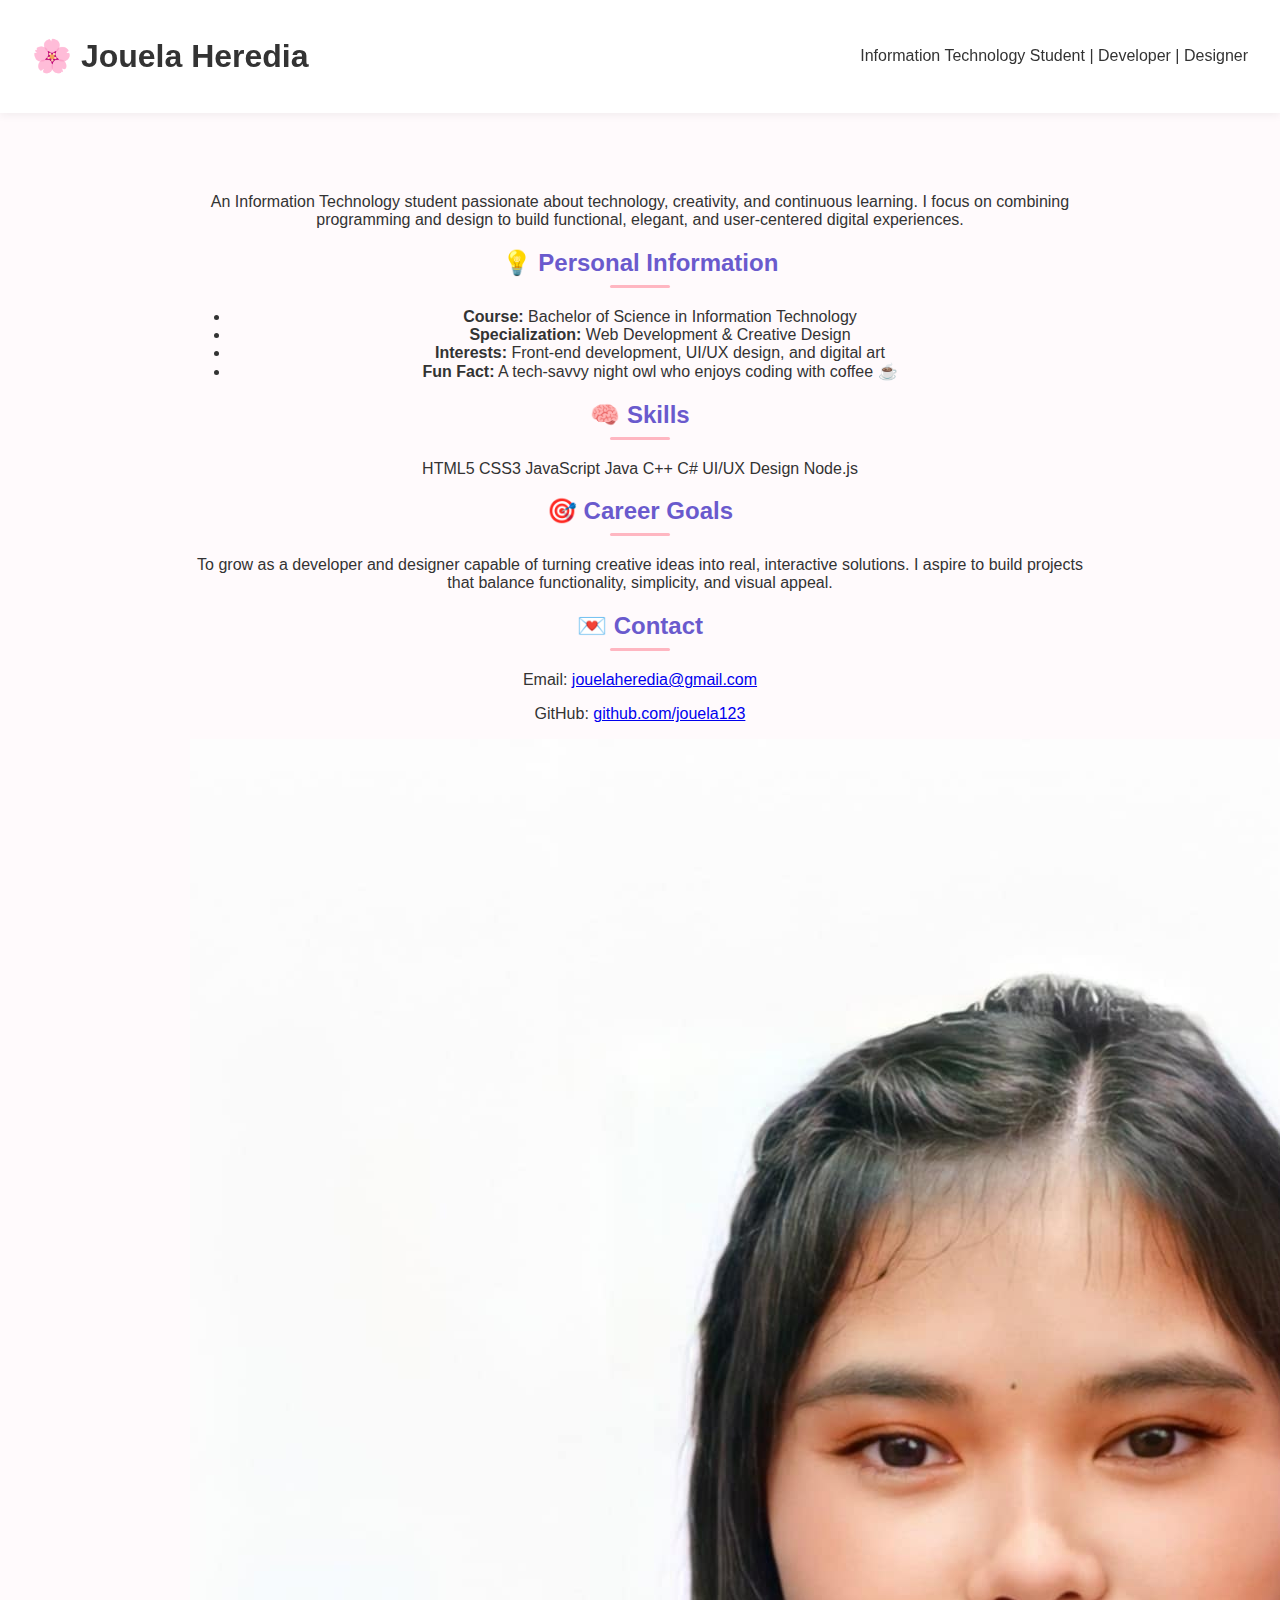
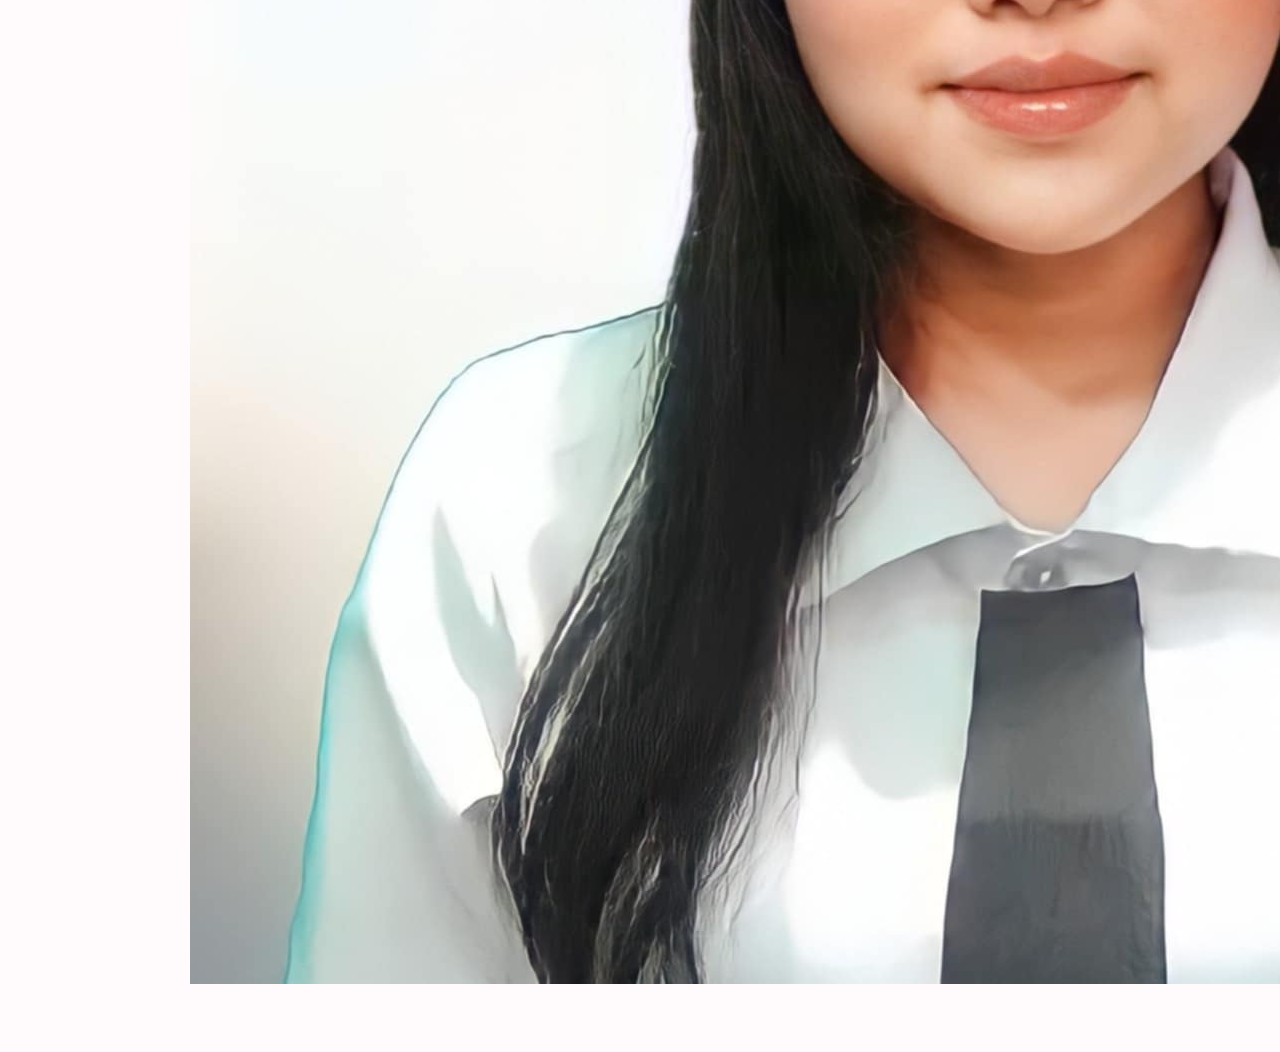
<file: index.html>
<!DOCTYPE html>
<html lang="en">
<head>
  <meta charset="UTF-8">
  <meta name="viewport" content="width=device-width, initial-scale=1.0">
  <title>Jouela Heredia | Portfolio</title>
  <link rel="stylesheet" href="style.css">
</head>
<body>
  <div class="portfolio-container">
    <div class="content">
      <header>
        <h1>🌸 Jouela Heredia</h1>
        <p class="subtitle">Information Technology Student | Developer | Designer</p>
      </header>

      <section class="info">
        <div class="text-section">
          <p>
            An Information Technology student passionate about technology, creativity, and continuous learning.  
            I focus on combining programming and design to build functional, elegant, and user-centered digital experiences.
          </p>

          <h2>💡 Personal Information</h2>
          <ul>
            <li><strong>Course:</strong> Bachelor of Science in Information Technology</li>
            <li><strong>Specialization:</strong> Web Development & Creative Design</li>
            <li><strong>Interests:</strong> Front-end development, UI/UX design, and digital art</li>
            <li><strong>Fun Fact:</strong> A tech-savvy night owl who enjoys coding with coffee ☕</li>
          </ul>

          <h2>🧠 Skills</h2>
          <div class="skills">
            <span>HTML5</span>
            <span>CSS3</span>
            <span>JavaScript</span>
            <span>Java</span>
            <span>C++</span>
            <span>C#</span>
            <span>UI/UX Design</span>
            <span>Node.js</span>
          </div>

          <h2>🎯 Career Goals</h2>
          <p>
            To grow as a developer and designer capable of turning creative ideas into real, interactive solutions.  
            I aspire to build projects that balance functionality, simplicity, and visual appeal.
          </p>

          <h2>💌 Contact</h2>
          <p>Email: <a href="mailto:jouelaheredia@gmail.com">jouelaheredia@gmail.com</a></p>
          <p>GitHub: <a href="https://github.com/jouela123" target="_blank">github.com/jouela123</a></p>
        </div>

        <div class="image-section">
          <img src="mypic.jpeg" alt="Jouela Heredia">
        </div>
      </section>
    </div>
  </div>
</body>
</html>
</file>
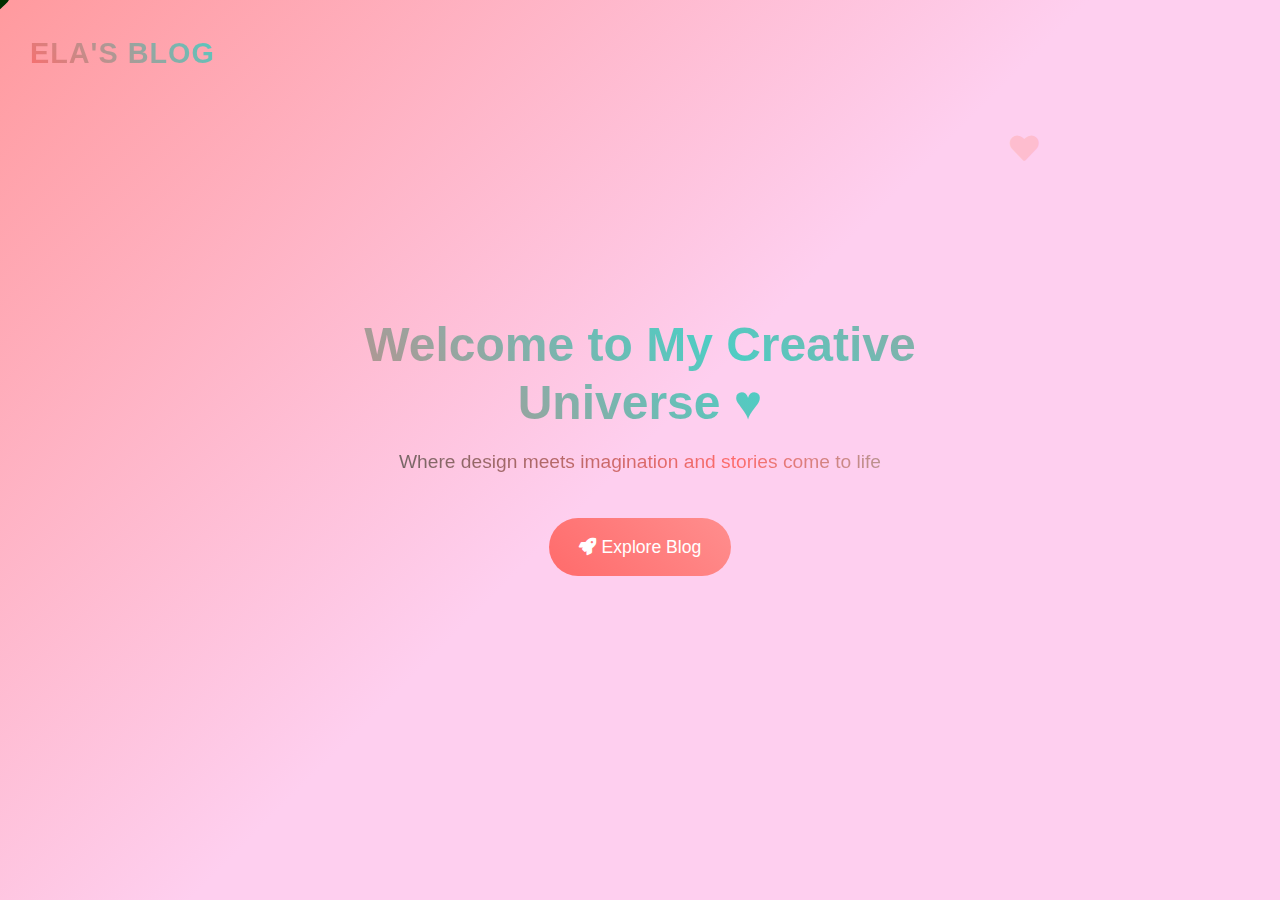
<file: Personal_Blog/index.html>
<!DOCTYPE html>
<html lang="en">
<head>
    <meta charset="UTF-8">
    <meta name="viewport" content="width=device-width, initial-scale=1.0">
    <title>Welcome - Ela's Creative Space</title>
    <link rel="stylesheet" href="main.css">
    <link rel="stylesheet" href="https://cdnjs.cloudflare.com/ajax/libs/font-awesome/5.15.3/css/all.min.css">
    <style>
        .landing-hero {
            height: 100vh;
            display: flex;
            align-items: center;
            justify-content: center;
            background: linear-gradient(135deg, #ff9a9e 0%, #fecfef 50%, #fecfef 100%);
            text-align: center;
            color: #333;
            position: relative;
            overflow: hidden;
        }
        .floating-hearts {
            position: absolute;
            width: 100%;
            height: 100%;
            pointer-events: none;
        }
        .heart {
            position: absolute;
            color: rgba(255, 182, 193, 0.6);
            animation: float 6s ease-in-out infinite;
        }
        .secret-login {
            opacity: 1 !important;
            animation: heartFloat 3.5s ease-in-out infinite !important;
            pointer-events: auto !important;
            cursor: pointer !important;
            z-index: 10;
        }
        .secret-login:hover {
            animation-play-state: running !important;
            transform: scale(1.05);
        }
        .secret-login:active {
            animation-play-state: running !important;
            transform: scale(0.95);
        }
        .blog-logo {
            position: absolute;
            top: 30px;
            left: 30px;
            z-index: 3;
            animation: fadeInUp 1s ease 0.1s both;
        }
        .blog-title {
            font-size: 1.8rem;
            font-weight: 700;
            background: linear-gradient(45deg, #ff6b6b, #4ecdc4);
            -webkit-background-clip: text;
            -webkit-text-fill-color: transparent;
            letter-spacing: 1px;
        }
        .landing-content {
            z-index: 2;
            position: relative;
            text-align: center;
            max-width: 600px;
            padding: 0 20px;
        }

        .welcome-section h1 {
            font-size: 3rem;
            margin-bottom: 1rem;
            animation: bounceIn 1.2s ease 0.3s both, dreamyGlow 3s ease-in-out infinite;
            background: linear-gradient(45deg, #ff6b6b, #4ecdc4, #ff6b6b, #ffd700);
            background-size: 300% 300%;
            -webkit-background-clip: text;
            -webkit-text-fill-color: transparent;
        }
        .welcome-section p {
            font-size: 1.2rem;
            margin-bottom: 2.5rem;
            animation: slideInUp 1s ease 0.6s both, textShimmer 5s ease-in-out infinite;
            line-height: 1.6;
            background: linear-gradient(90deg, #666, #ff6b6b, #4ecdc4, #666);
            background-size: 200% 200%;
            -webkit-background-clip: text;
            -webkit-text-fill-color: transparent;
            position: relative;
        }
        .cta-buttons {
            animation: zoomIn 0.8s ease 0.9s both;
        }
        .cta-btn {
            padding: 15px 30px;
            border: none;
            border-radius: 50px;
            font-size: 1.1rem;
            cursor: pointer;
            transition: all 0.3s ease;
            text-decoration: none;
            display: inline-block;
            position: relative;
            overflow: hidden;
        }
        .btn-primary {
            background: linear-gradient(45deg, #ff6b6b, #ff8e8e);
            color: white;
        }
        .btn-secondary {
            background: transparent;
            color: #ff6b6b;
            border: 2px solid #ff6b6b;
        }
        .cta-btn:hover {
            transform: translateY(-3px) scale(1.05);
            box-shadow: 0 15px 30px rgba(255, 107, 107, 0.3);
        }
        .cta-btn::before {
            content: '♥';
            position: absolute;
            top: 50%;
            left: -20px;
            transform: translateY(-50%);
            opacity: 0;
            transition: all 0.3s ease;
        }
        .cta-btn:hover::before {
            left: 10px;
            opacity: 1;
        }
        @keyframes float {
            0%, 100% { transform: translateY(0px) rotate(0deg); }
            50% { transform: translateY(-20px) rotate(180deg); }
        }
        @keyframes heartBeat {
            0%, 100% { transform: scale(1); }
            50% { transform: scale(1.05); }
        }
        @keyframes fadeInUp {
            from {
                opacity: 0;
                transform: translateY(30px);
            }
            to {
                opacity: 1;
                transform: translateY(0);
            }
        }
        @keyframes bounceIn {
            0% {
                opacity: 0;
                transform: scale(0.3) translateY(-50px);
            }
            50% {
                opacity: 1;
                transform: scale(1.05) translateY(0);
            }
            70% {
                transform: scale(0.9);
            }
            100% {
                transform: scale(1);
            }
        }
        @keyframes slideInUp {
            0% {
                opacity: 0;
                transform: translateY(50px) rotateX(90deg);
            }
            100% {
                opacity: 1;
                transform: translateY(0) rotateX(0deg);
            }
        }
        @keyframes zoomIn {
            0% {
                opacity: 0;
                transform: scale(0.5);
            }
            100% {
                opacity: 1;
                transform: scale(1);
            }
        }
        @keyframes dreamyGlow {
            0%, 100% {
                background-position: 0% 50%;
            }
            50% {
                background-position: 100% 50%;
            }
        }
        @keyframes textShimmer {
            0%, 100% {
                background-position: 0% 50%;
            }
            50% {
                background-position: 100% 50%;
            }
        }
        @media (max-width: 768px) {
            .blog-logo {
                top: 20px;
                left: 20px;
            }
            .blog-title {
                font-size: 1.5rem;
            }
            .welcome-section h1 {
                font-size: 2.2rem;
            }
            .welcome-section p {
                font-size: 1rem;
            }
        }
    </style>
</head>
<body>
    <div class="cursor"></div>
    
    <section class="landing-hero">
        <div class="floating-hearts">
            <i class="fas fa-heart heart" style="top: 20%; left: 10%; font-size: 2rem; animation-delay: 0s;"></i>
            <i class="fas fa-heart heart" style="top: 60%; left: 80%; font-size: 1.5rem; animation-delay: 1s;"></i>
            <i class="fas fa-heart heart" style="top: 30%; left: 70%; font-size: 1.8rem; animation-delay: 2s;"></i>
            <i class="fas fa-heart heart" style="top: 80%; left: 20%; font-size: 1.3rem; animation-delay: 3s;"></i>
            <i class="fas fa-heart heart secret-login" onclick="secretAdminLogin()" style="top: 15%; left: 60%; font-size: 1.8rem; animation-delay: 2.5s; cursor: pointer; pointer-events: auto; color: rgba(255, 182, 193, 0.7); opacity: 1;"></i>
            <i class="fas fa-star heart" style="top: 10%; left: 85%; font-size: 1.4rem; animation-delay: 1.5s; color: rgba(255, 215, 0, 0.6);"></i>
            <i class="fas fa-sparkle heart" style="top: 70%; left: 5%; font-size: 1.2rem; animation-delay: 2.5s; color: rgba(255, 182, 193, 0.7);"></i>
            <i class="fas fa-star heart" style="top: 45%; left: 15%; font-size: 1.6rem; animation-delay: 3.5s; color: rgba(255, 215, 0, 0.5);"></i>
        </div>
        
        <div class="blog-logo">
            <div class="blog-title">ELA'S BLOG</div>
        </div>
        
        <div class="landing-content">
            <div class="welcome-section">
                <h1>Welcome to My Creative Universe ♥</h1>
                <p>Where design meets imagination and stories come to life</p>
            </div>
            
            <div class="cta-buttons">
                <a href="main.html" class="cta-btn btn-primary" onclick="createHeartExplosion(event)">
                    <i class="fas fa-rocket"></i> Explore Blog
                </a>
            </div>
        </div>
    </section>

    <script>
        function createHeartExplosion(e) {
            for (let i = 0; i < 6; i++) {
                const heart = document.createElement('i');
                heart.className = 'fas fa-heart';
                heart.style.position = 'fixed';
                heart.style.left = e.clientX + 'px';
                heart.style.top = e.clientY + 'px';
                heart.style.color = '#ff6b6b';
                heart.style.pointerEvents = 'none';
                heart.style.zIndex = '1000';
                heart.style.animation = `heartExplode 1s ease-out forwards`;
                heart.style.animationDelay = i * 0.1 + 's';
                document.body.appendChild(heart);
                
                setTimeout(() => heart.remove(), 1000);
            }
        }
        
        function secretAdminLogin() {
            const heart = document.querySelector('.secret-login');
            // Pause animation at current position and add pulse effect
            heart.style.animationPlayState = 'paused';
            heart.style.transform = 'scale(1.2)';
            
            setTimeout(() => {
                heart.style.transform = 'scale(1)';
                window.location.href = 'login.html';
            }, 200);
        }
        
        // Make floating hearts interactive
        document.querySelectorAll('.floating-hearts i:not(.secret-login)').forEach(heart => {
            heart.addEventListener('click', function() {
                this.style.animation = 'heartPop 0.6s ease';
                this.style.transform = 'scale(1.3)';
                setTimeout(() => {
                    this.style.animation = 'fadeInOut 4s ease-in-out infinite';
                    this.style.transform = '';
                }, 600);
            });
        });

        const style = document.createElement('style');
        style.textContent = `
            @keyframes heartExplode {
                0% {
                    transform: scale(0) rotate(0deg);
                    opacity: 1;
                }
                100% {
                    transform: scale(1.5) rotate(360deg) translateY(-100px);
                    opacity: 0;
                }
            }
            @keyframes heartPop {
                0% { transform: scale(1); }
                50% { transform: scale(1.3); }
                100% { transform: scale(1); }
            }
            .secret-login:hover {
                color: rgba(255, 107, 157, 0.5) !important;
            }
        `;
        document.head.appendChild(style);
    </script>
    <script src="animations.js"></script>
</body>
</html>
</file>
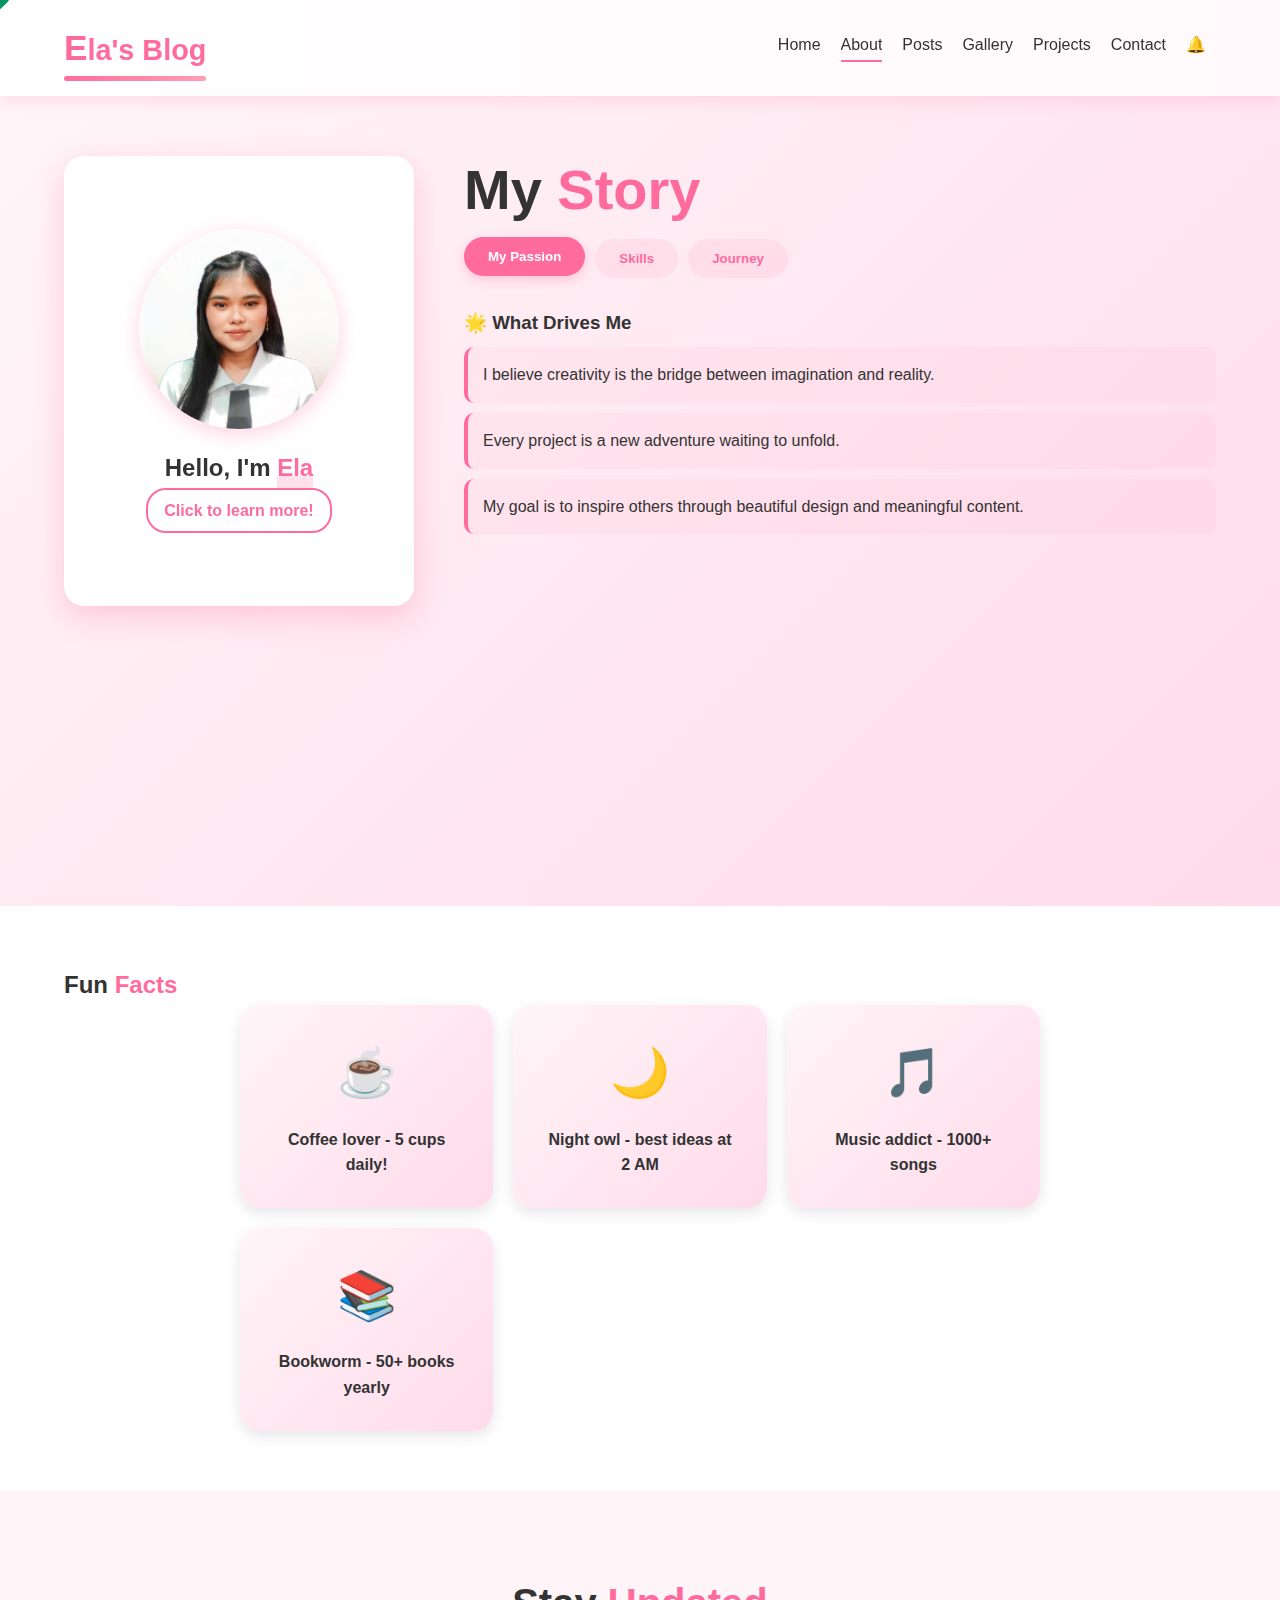
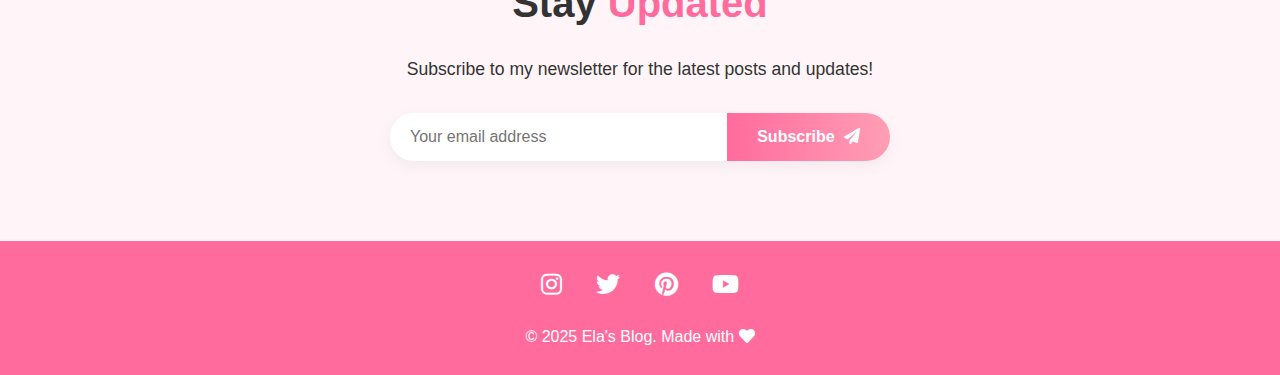
<file: Personal_Blog/about.html>
<!DOCTYPE html>
<html lang="en">
<head>
    <meta charset="UTF-8">
    <meta name="viewport" content="width=device-width, initial-scale=1.0">
    <title>About Me - Ela's Personal Blog</title>
    <link rel="stylesheet" href="main.css">
    <link rel="stylesheet" href="animations.css">
    <link rel="stylesheet" href="https://cdnjs.cloudflare.com/ajax/libs/font-awesome/5.15.3/css/all.min.css">
</head>
<body>
    <div class="cursor"></div>
    
    <header>
        <div class="logo">
            <span>E</span>la's Blog
            <div class="logo-hearts">
                <i class="fas fa-heart"></i>
                <i class="fas fa-heart"></i>
                <i class="fas fa-heart"></i>
            </div>
        </div>
        <nav>
            <ul class="nav-links">
                <li><a href="main.html">Home</a></li>
                <li><a href="about.html" class="active">About</a></li>
                <li><a href="posts.html">Posts</a></li>
                <li><a href="gallery.html">Gallery</a></li>
                <li><a href="projects.html">Projects</a></li>
                <li><a href="contact.html">Contact</a></li>
                <li><a href="notifications.html">🔔</a></li>
            </ul>
            <div class="burger">
                <div class="line1"></div>
                <div class="line2"></div>
                <div class="line3"></div>
            </div>
        </nav>
    </header>

    <main>
        <section class="about-hero">
            <div class="container">
                <div class="hero-content">
                    <div class="profile-card" onclick="flipCard()">
                        <div class="card-inner">
                            <div class="card-front">
                                <img src="mypic.jpeg" alt="Ela's Profile Photo">
                                <h2>Hello, I'm <span class="highlight">Ela</span></h2>
                                <p class="click-text" onclick="flipCard()">Click to learn more!</p>
                            </div>
                            <div class="card-back">
                                <div class="card-back-icon">
                                    <i class="fas fa-palette"></i>
                                </div>
                                <h3>Web Designer & Digital Artist</h3>
                                <div class="card-back-skills">
                                    <span class="skill-tag">Web Design</span>
                                    <span class="skill-tag">Digital Art</span>
                                    <span class="skill-tag">UI/UX</span>
                                </div>
                                <div class="card-back-quote">
                                    <p>"Turning creative ideas into digital reality"</p>
                                </div>
                                
                            </div>
                        </div>
                    </div>
                    
                    <div class="interactive-story">
                        <h1>My <span class="highlight">Story</span></h1>
                        <div class="story-tabs">
                            <button class="tab-btn active" onclick="showTab('passion')">My Passion</button>
                            <button class="tab-btn" onclick="showTab('skills')">Skills</button>
                            <button class="tab-btn" onclick="showTab('journey')">Journey</button>
                        </div>
                        
                        <div class="tab-content">
                            <div class="tab-panel active" id="passion">
                                <div class="animated-text-box">
                                    <h3>🌟 What Drives Me</h3>
                                    <p class="highlight-text" onclick="highlightText(this)">I believe creativity is the bridge between imagination and reality.</p>
                                    <p class="highlight-text" onclick="highlightText(this)">Every project is a new adventure waiting to unfold.</p>
                                    <p class="highlight-text" onclick="highlightText(this)">My goal is to inspire others through beautiful design and meaningful content.</p>
                                </div>
                            </div>
                            
                            <div class="tab-panel" id="skills">
                                <div class="skills-intro">
                                    <h3>💼 My Design Skills</h3>
                                    <p>Here are the core skills I've developed throughout my creative journey. Click on each skill to see my proficiency level!</p>
                                </div>
                                <div class="skills-grid">
                                    <div class="skill-card" onclick="animateSkill(this)">
                                        <i class="fas fa-laptop-code"></i>
                                        <h4>Web Design</h4>
                                        <p class="skill-desc">Creating responsive, user-friendly websites with modern design principles</p>
                                        <div class="skill-bar"><div class="skill-fill" data-skill="95"></div></div>
                                    </div>
                                    <div class="skill-card" onclick="animateSkill(this)">
                                        <i class="fas fa-paint-brush"></i>
                                        <h4>Digital Art</h4>
                                        <p class="skill-desc">Crafting stunning digital illustrations and creative artwork</p>
                                        <div class="skill-bar"><div class="skill-fill" data-skill="90"></div></div>
                                    </div>
                                    <div class="skill-card" onclick="animateSkill(this)">
                                        <i class="fas fa-palette"></i>
                                        <h4>Graphic Design</h4>
                                        <p class="skill-desc">Designing visual content for print and digital media</p>
                                        <div class="skill-bar"><div class="skill-fill" data-skill="88"></div></div>
                                    </div>
                                    <div class="skill-card" onclick="animateSkill(this)">
                                        <i class="fas fa-mobile-alt"></i>
                                        <h4>UI/UX Design</h4>
                                        <p class="skill-desc">Designing intuitive user interfaces and seamless user experiences</p>
                                        <div class="skill-bar"><div class="skill-fill" data-skill="85"></div></div>
                                    </div>
                                    <div class="skill-card" onclick="animateSkill(this)">
                                        <i class="fas fa-vector-square"></i>
                                        <h4>Logo Design</h4>
                                        <p class="skill-desc">Creating memorable brand logos and visual identities</p>
                                        <div class="skill-bar"><div class="skill-fill" data-skill="82"></div></div>
                                    </div>
                                    <div class="skill-card" onclick="animateSkill(this)">
                                        <i class="fas fa-image"></i>
                                        <h4>Brand Identity</h4>
                                        <p class="skill-desc">Developing complete brand systems and visual guidelines</p>
                                        <div class="skill-bar"><div class="skill-fill" data-skill="80"></div></div>
                                    </div>
                                </div>
                            </div>
                            
                            <div class="tab-panel" id="journey">
                                <div class="interactive-timeline">
                                    <div class="timeline-item" onclick="expandTimeline(this)">
                                        <div class="year">2018</div>
                                        <div class="event">🎨 Started Digital Art Journey</div>
                                        <div class="details">Discovered my passion for creating digital masterpieces</div>
                                    </div>
                                    <div class="timeline-item" onclick="expandTimeline(this)">
                                        <div class="year">2020</div>
                                        <div class="event">📝 Launched Personal Blog</div>
                                        <div class="details">Created this space to share my creative adventures</div>
                                    </div>
                                    <div class="timeline-item" onclick="expandTimeline(this)">
                                        <div class="year">2022</div>
                                        <div class="event">🤝 Creative Collaborations</div>
                                        <div class="details">Worked with amazing artists on multimedia projects</div>
                                    </div>
                                    <div class="timeline-item" onclick="expandTimeline(this)">
                                        <div class="year">2025</div>
                                        <div class="event">🚀 Innovation & Growth</div>
                                        <div class="details">Exploring AI-assisted design and new creative frontiers</div>
                                    </div>
                                </div>
                            </div>
                        </div>
                    </div>
                </div>
            </div>
        </section>
        
        <section class="fun-facts">
            <div class="container">
                <h2>Fun <span class="highlight">Facts</span></h2>
                <div class="facts-grid" id="factsGrid">
                    <!-- Fun facts will be loaded here -->
                </div>
            </div>
        </section>
        
        <section class="newsletter">
            <div class="newsletter-content">
                <h2>Stay <span class="highlight">Updated</span></h2>
                <p>Subscribe to my newsletter for the latest posts and updates!</p>
                <form class="newsletter-form">
                    <input type="email" placeholder="Your email address" required>
                    <button type="submit">Subscribe <i class="fas fa-paper-plane"></i></button>
                </form>
            </div>
        </section>
    </main>

    <footer>
        <div class="footer-content">
            <div class="social-icons">
                <a href="#"><i class="fab fa-instagram"></i></a>
                <a href="#"><i class="fab fa-twitter"></i></a>
                <a href="#"><i class="fab fa-pinterest"></i></a>
                <a href="#"><i class="fab fa-youtube"></i></a>
            </div>
            <p>&copy; 2025 Ela's Blog. Made with <i class="fas fa-heart"></i></p>
        </div>
    </footer>

    <script>
        // Initialize default fun facts
        function initializeDefaultFacts() {
            const facts = JSON.parse(localStorage.getItem('funFacts') || '[]');
            
            if (facts.length === 0) {
                const defaultFacts = [
                    { icon: "☕", text: "Coffee lover - 5 cups daily!" },
                    { icon: "🌙", text: "Night owl - best ideas at 2 AM" },
                    { icon: "🎵", text: "Music addict - 1000+ songs" },
                    { icon: "📚", text: "Bookworm - 50+ books yearly" }
                ];
                localStorage.setItem('funFacts', JSON.stringify(defaultFacts));
            }
        }
        
        // Load fun facts
        function loadFunFacts() {
            initializeDefaultFacts();
            const facts = JSON.parse(localStorage.getItem('funFacts') || '[]');
            const factsGrid = document.getElementById('factsGrid');
            
            factsGrid.innerHTML = facts.map(fact => `
                <div class="fact-card" onclick="rotateFact(this)">
                    <div class="fact-icon">${fact.icon}</div>
                    <div class="fact-text">${fact.text}</div>
                </div>
            `).join('');
        }
        
        function rotateFact(card) {
            card.style.transform = 'rotateY(360deg)';
            setTimeout(() => {
                card.style.transform = '';
            }, 600);
        }
        
        document.addEventListener('DOMContentLoaded', loadFunFacts);
    </script>
    <script src="animations.js"></script>
</body>
</html>
</file>
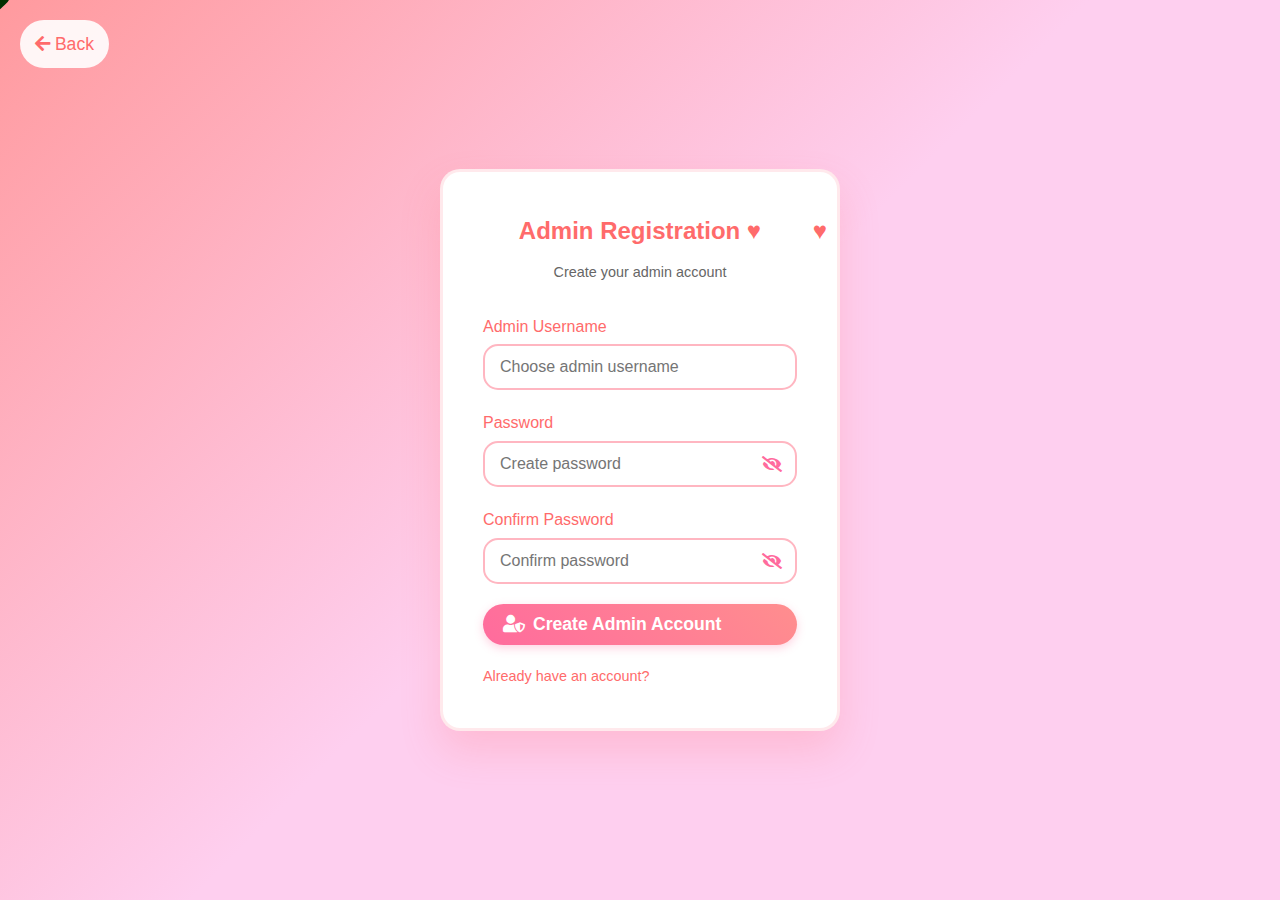
<file: Personal_Blog/admin-register.html>
<!DOCTYPE html>
<html lang="en">
<head>
    <meta charset="UTF-8">
    <meta name="viewport" content="width=device-width, initial-scale=1.0">
    <title>Admin Registration - Ela's Blog</title>
    <link rel="stylesheet" href="styles.css">
    <link rel="stylesheet" href="https://cdnjs.cloudflare.com/ajax/libs/font-awesome/5.15.3/css/all.min.css">
</head>
<body>
    <div class="cursor"></div>
    
    <a href="index.html" class="back-link">
        <i class="fas fa-arrow-left"></i> Back
    </a>
    
    <div class="login-container">
        <div class="floating-hearts">
            <i class="fas fa-heart heart" style="top: 15%; left: 15%; font-size: 1.5rem; animation-delay: 0s;"></i>
            <i class="fas fa-heart heart" style="top: 70%; left: 85%; font-size: 1.2rem; animation-delay: 2s;"></i>
            <i class="fas fa-heart heart" style="top: 25%; left: 80%; font-size: 1.8rem; animation-delay: 4s;"></i>
            <i class="fas fa-heart heart" style="top: 85%; left: 10%; font-size: 1.3rem; animation-delay: 6s;"></i>
        </div>
        
        <div class="login-card">
            <div class="login-header">
                <h2>Admin Registration ♥</h2>
                <p>Create your admin account</p>
            </div>
            
            <form id="adminRegisterForm">
                <div class="form-group">
                    <label for="username">Admin Username</label>
                    <input type="text" id="username" class="form-input" placeholder="Choose admin username" required>
                </div>
                
                <div class="form-group">
                    <label for="password">Password</label>
                    <div class="password-container">
                        <input type="password" id="password" class="form-input" placeholder="Create password" required>
                        <i class="fas fa-eye-slash password-toggle" onclick="togglePassword('password')"></i>
                    </div>
                </div>
                
                <div class="form-group">
                    <label for="confirm_password">Confirm Password</label>
                    <div class="password-container">
                        <input type="password" id="confirm_password" class="form-input" placeholder="Confirm password" required>
                        <i class="fas fa-eye-slash password-toggle" onclick="togglePassword('confirm_password')"></i>
                    </div>
                </div>
                
                <button type="submit" class="login-btn">
                    <i class="fas fa-user-shield"></i> Create Admin Account
                </button>
                
                <div class="login-links">
                    <a href="login.html">Already have an account?</a>
                </div>
            </form>
        </div>
    </div>

    <script>
        // Handle form submission
        document.getElementById('adminRegisterForm').addEventListener('submit', function(e) {
            e.preventDefault(); // Prevent form submission

            const username = document.getElementById('username').value;
            const password = document.getElementById('password').value;
            const confirmPassword = document.getElementById('confirm_password').value;

            // Check if passwords match
            if (password !== confirmPassword) {
                alert('Passwords do not match!');
                return;
            }

            // Get existing users or create empty array
            let users = [];
            try {
                users = JSON.parse(localStorage.getItem('users')) || [];
            } catch (error) {
                console.error('Error loading users:', error);
            }

            // Check if username exists
            if (users.some(user => user.full_name === username)) {
                alert('Username already exists!');
                return;
            }

            // Create new admin user
            const newAdmin = {
                full_name: username,
                user_password: password,
                created_at: new Date().toISOString().split('T')[0],
                isAdmin: true
            };

            // Add to users array
            users.push(newAdmin);

            try {
                // Save to localStorage
                localStorage.setItem('users', JSON.stringify(users));
                alert('Admin account created successfully! ♥');
                window.location.href = 'login.html';
            } catch (error) {
                alert('Error creating account. Please try again.');
                console.error('Error:', error);
            }
        });

        // Toggle password visibility
        function togglePassword(fieldId) {
            const field = document.getElementById(fieldId);
            const toggle = field.nextElementSibling;
            
            if (field.type === 'password') {
                field.type = 'text';
                toggle.classList.remove('fa-eye-slash');
                toggle.classList.add('fa-eye');
            } else {
                field.type = 'password';
                toggle.classList.remove('fa-eye');
                toggle.classList.add('fa-eye-slash');
            }
        }
    </script>
</body>
</html>
</file>
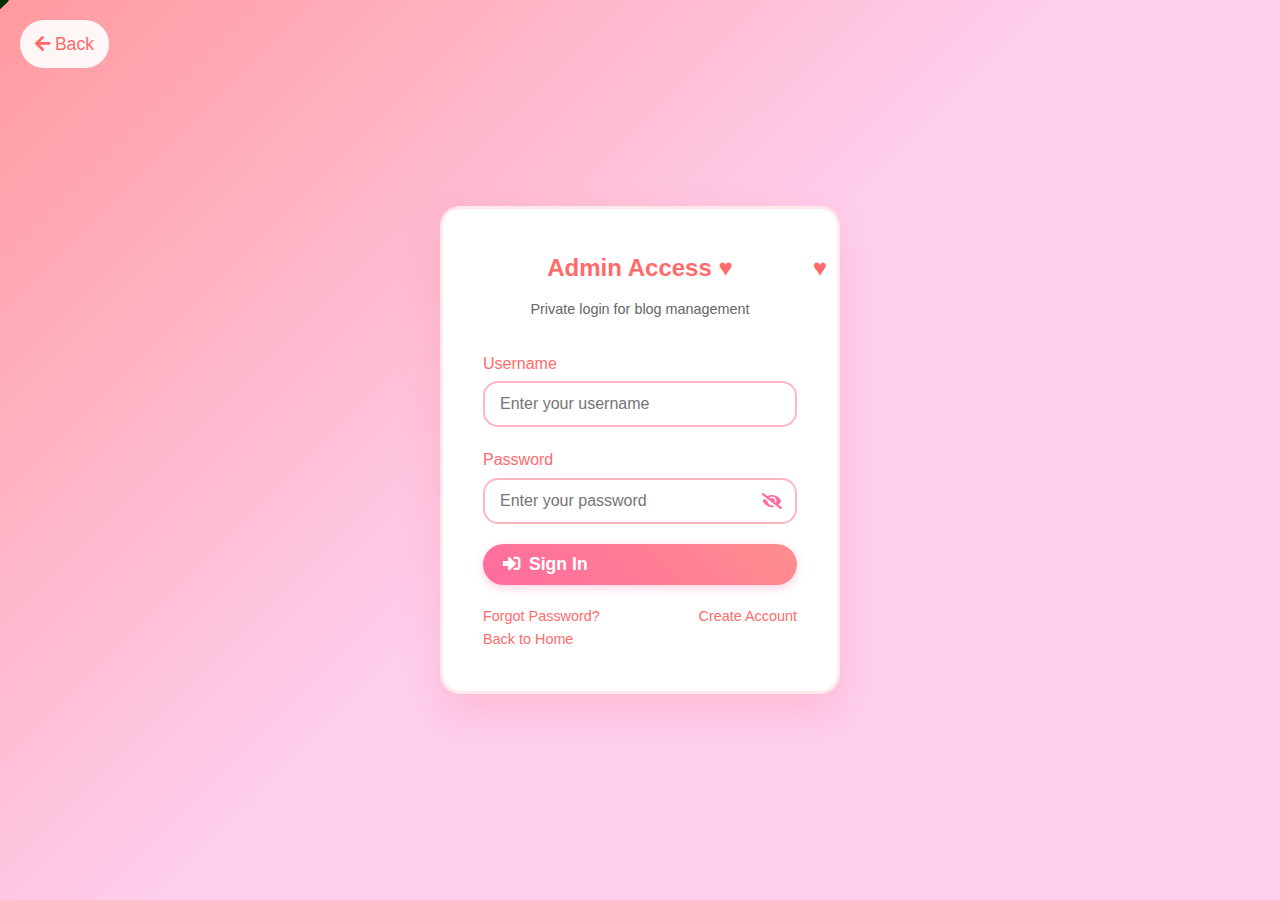
<file: Personal_Blog/admin.html>
<!DOCTYPE html>
<html lang="en">
<head>
    <meta charset="UTF-8">
    <meta name="viewport" content="width=device-width, initial-scale=1.0">
    <title>Admin Dashboard - Ela's Blog</title>
    <link rel="stylesheet" href="main.css">
    <link rel="stylesheet" href="admin-styles.css">
    <link rel="stylesheet" href="https://cdnjs.cloudflare.com/ajax/libs/font-awesome/5.15.3/css/all.min.css">
</head>
<body>
    <div class="cursor"></div>
    
    <div class="floating-hearts">
        <i class="fas fa-heart"></i>
        <i class="fas fa-heart"></i>
        <i class="fas fa-heart"></i>
        <i class="fas fa-heart"></i>
        <i class="fas fa-heart"></i>
        <i class="fas fa-heart"></i>
    </div>

    <div class="bubbles">
        <div class="bubble"></div>
        <div class="bubble"></div>
        <div class="bubble"></div>
        <div class="bubble"></div>
        <div class="bubble"></div>
    </div>

    <div class="admin-container">
        <header class="admin-header">
            <div class="admin-logo">
                <span>E</span>la's Blog Admin
            </div>
            <div class="admin-nav">
                <div class="admin-dropdown">
                    <button class="dropdown-btn" onclick="toggleDropdown()">
                        <i class="fas fa-bars"></i> Admin Menu
                        <i class="fas fa-chevron-down dropdown-arrow"></i>
                    </button>
                    <div class="dropdown-content" id="adminDropdown">
                        <div class="dropdown-section">
                            <h4>📝 Content</h4>
                            <a onclick="showSection('posts'); closeDropdown()">
                                <i class="fas fa-edit"></i> Manage Posts
                            </a>
                            <a onclick="showSection('create'); closeDropdown()">
                                <i class="fas fa-plus"></i> Create Post
                            </a>
                        </div>
                        <div class="dropdown-section">
                            <h4>💬 Engagement</h4>
                            <a onclick="showSection('comments'); closeDropdown()">
                                <i class="fas fa-comments"></i> Review Comments
                            </a>
                            <a onclick="showSection('messages'); closeDropdown()">
                                <i class="fas fa-envelope"></i> Reply Messages
                            </a>
                        </div>
                        <div class="dropdown-section">
                            <h4>🎨 Media</h4>
                            <a onclick="showSection('gallery'); closeDropdown()">
                                <i class="fas fa-images"></i> Manage Gallery
                            </a>
                            <a onclick="showSection('projects'); closeDropdown()">
                                <i class="fas fa-code"></i> IT Projects
                            </a>
                        </div>
                        <div class="dropdown-section">
                            <h4>⚙️ System</h4>
                            <a onclick="showSection('funFacts'); closeDropdown()">
                                <i class="fas fa-smile"></i> Fun Facts
                            </a>
                            <a onclick="showSection('settings'); closeDropdown()">
                                <i class="fas fa-cog"></i> Settings
                            </a>
                        </div>
                    </div>
                </div>
                <button class="logout-btn" onclick="adminLogout()">
                    <i class="fas fa-sign-out-alt"></i> Logout
                </button>
            </div>
        </header>

        <main class="admin-main">
            <!-- Posts Management Section -->
            <section id="posts-section" class="admin-section active">
                <div class="section-header">
                    <h2>📚 Post Library</h2>
                    <div class="header-decoration">
                        <i class="fas fa-heart pulse"></i>
                        <i class="fas fa-star sparkle"></i>
                        <i class="fas fa-heart pulse"></i>
                    </div>
                </div>
                
                <div class="library-controls">
                    <div class="search-bar">
                        <i class="fas fa-search"></i>
                        <input type="text" id="postSearch" placeholder="Search posts..." onkeyup="filterPosts()">
                    </div>
                    <div class="view-controls">
                        <button class="view-btn active" onclick="setView('grid')" data-view="grid">
                            <i class="fas fa-th"></i>
                        </button>
                        <button class="view-btn" onclick="setView('list')" data-view="list">
                            <i class="fas fa-list"></i>
                        </button>
                    </div>
                </div>
                
                <div class="posts-library" id="postsList">
                    <!-- Posts will be loaded here -->
                </div>
            </section>

            <!-- Comments Management Section -->
            <section id="comments-section" class="admin-section">
                <div class="section-header">
                    <h2>Manage Comments</h2>
                    <div class="header-decoration">
                        <i class="fas fa-heart pulse"></i>
                        <i class="fas fa-star sparkle"></i>
                        <i class="fas fa-heart pulse"></i>
                    </div>
                </div>
                <div class="list-controls">
                    <input type="text" id="commentSearch" placeholder="Search comments..." onkeyup="filterComments()">
                    <select id="commentFilter" onchange="filterComments()">
                        <option value="all">All Comments</option>
                        <option value="pending">Pending</option>
                        <option value="approved">Approved</option>
                    </select>
                </div>
                <div class="comments-list" id="adminCommentsList">
                    <!-- Comments will be loaded here -->
                </div>
                <div class="pagination" id="commentsPagination"></div>
            </section>

            <!-- Gallery Management Section -->
            <section id="gallery-section" class="admin-section">
                <div class="section-header">
                    <h2>Manage Gallery</h2>
                    <div class="header-decoration">
                        <i class="fas fa-heart pulse"></i>
                        <i class="fas fa-star sparkle"></i>
                        <i class="fas fa-heart pulse"></i>
                    </div>
                </div>
                <div class="gallery-form">
                    <h3>Add New Image</h3>
                    <form onsubmit="addGalleryImage(event)">
                        <div class="form-group">
                            <label for="imageUrl">Image URL</label>
                            <input type="url" id="imageUrl" required>
                        </div>
                        <div class="form-group">
                            <label for="imageCategory">Category</label>
                            <input type="text" id="imageCategory" placeholder="e.g., Morning Routines, Creative Workspace" required>
                        </div>
                        <div class="form-group">
                            <label for="imageTitle">Title</label>
                            <input type="text" id="imageTitle" required>
                        </div>
                        <div class="form-group">
                            <label for="imageDesc">Description</label>
                            <textarea id="imageDesc" rows="3" required></textarea>
                        </div>
                        <button type="submit" class="submit-btn">
                            <i class="fas fa-plus"></i> Add Image
                        </button>
                    </form>
                </div>
                <div class="list-controls">
                    <input type="text" id="gallerySearch" placeholder="Search images..." onkeyup="filterGallery()">
                    <select id="categoryFilter" onchange="filterGallery()">
                        <option value="all">All Categories</option>
                    </select>
                </div>
                <div class="gallery-list" id="galleryList">
                    <!-- Gallery images will be loaded here -->
                </div>
                <div class="pagination" id="galleryPagination"></div>
            </section>

            <!-- Messages Section -->
            <section id="messages-section" class="admin-section">
                <div class="section-header">
                    <h2>💌 Message Center</h2>
                    <div class="header-decoration">
                        <i class="fas fa-heart pulse"></i>
                        <i class="fas fa-star sparkle"></i>
                        <i class="fas fa-heart pulse"></i>
                    </div>
                </div>
                
                <div class="message-tabs">
                    <button class="tab-btn active" onclick="showMessageTab('all')" data-tab="all">
                        <i class="fas fa-inbox"></i> All Messages
                    </button>
                    <button class="tab-btn" onclick="showMessageTab('new')" data-tab="new">
                        <i class="fas fa-envelope"></i> New
                    </button>
                    <button class="tab-btn" onclick="showMessageTab('replied')" data-tab="replied">
                        <i class="fas fa-reply"></i> Replied
                    </button>
                </div>
                
                <div class="messages-list" id="messagesList">
                    <!-- Messages will be loaded here -->
                </div>
            </section>

            <!-- Settings Section -->
            <section id="settings-section" class="admin-section">
                <div class="section-header">
                    <h2>Settings</h2>
                    <div class="header-decoration">
                        <i class="fas fa-heart pulse"></i>
                        <i class="fas fa-star sparkle"></i>
                        <i class="fas fa-heart pulse"></i>
                    </div>
                </div>
                <div class="settings-form">
                    <div class="settings-tabs">
                        <button class="settings-tab active" onclick="showSettingsTab('general')">General</button>
                        <button class="settings-tab" onclick="showSettingsTab('appearance')">Appearance</button>
                        <button class="settings-tab" onclick="showSettingsTab('social')">Social Media</button>
                        <button class="settings-tab" onclick="showSettingsTab('backup')">Backup</button>
                    </div>
                    
                    <div class="settings-content">
                        <div class="settings-panel active" id="generalSettings">
                            <h3>General Settings</h3>
                            <form onsubmit="saveSettings(event)">
                                <div class="form-group">
                                    <label for="blogTitle">Blog Title</label>
                                    <input type="text" id="blogTitle" placeholder="Ela's Blog" required>
                                </div>
                                <div class="form-group">
                                    <label for="blogDescription">Blog Description</label>
                                    <textarea id="blogDescription" rows="3" placeholder="Welcome to my personal space..."></textarea>
                                </div>
                                <div class="form-group">
                                    <label for="adminEmail">Contact Email</label>
                                    <input type="email" id="adminEmail" placeholder="ela@example.com" required>
                                </div>
                                <div class="form-group">
                                    <label for="postsPerPage">Posts Per Page</label>
                                    <select id="postsPerPage">
                                        <option value="3">3 Posts</option>
                                        <option value="6">6 Posts</option>
                                        <option value="9">9 Posts</option>
                                        <option value="12">12 Posts</option>
                                    </select>
                                </div>
                                <button type="submit" class="submit-btn">
                                    <i class="fas fa-save"></i> Save General Settings
                                </button>
                            </form>
                        </div>
                        
                        <div class="settings-panel" id="appearanceSettings">
                            <h3>Appearance Settings</h3>
                            <form onsubmit="saveAppearanceSettings(event)">
                                <div class="form-group">
                                    <label for="themeColor">Theme Color</label>
                                    <input type="color" id="themeColor" value="#ff6b9d">
                                </div>
                                <div class="form-group">
                                    <label for="profileImage">Profile Image URL</label>
                                    <input type="url" id="profileImage" placeholder="https://example.com/profile.jpg">
                                </div>
                                <div class="form-group">
                                    <label>Animation Settings</label>
                                    <div class="checkbox-group">
                                        <label class="checkbox-label">
                                            <input type="checkbox" id="enableHearts" checked>
                                            <span>Enable Floating Hearts</span>
                                        </label>
                                        <label class="checkbox-label">
                                            <input type="checkbox" id="enableBubbles" checked>
                                            <span>Enable Bubbles</span>
                                        </label>
                                        <label class="checkbox-label">
                                            <input type="checkbox" id="enableCursor" checked>
                                            <span>Enable Custom Cursor</span>
                                        </label>
                                    </div>
                                </div>
                                <button type="submit" class="submit-btn">
                                    <i class="fas fa-palette"></i> Save Appearance
                                </button>
                            </form>
                        </div>
                        
                        <div class="settings-panel" id="socialSettings">
                            <h3>Social Media Links</h3>
                            <form onsubmit="saveSocialSettings(event)">
                                <div class="form-group">
                                    <label for="instagramUrl">Instagram URL</label>
                                    <input type="url" id="instagramUrl" placeholder="https://instagram.com/username">
                                </div>
                                <div class="form-group">
                                    <label for="twitterUrl">Twitter URL</label>
                                    <input type="url" id="twitterUrl" placeholder="https://twitter.com/username">
                                </div>
                                <div class="form-group">
                                    <label for="pinterestUrl">Pinterest URL</label>
                                    <input type="url" id="pinterestUrl" placeholder="https://pinterest.com/username">
                                </div>
                                <div class="form-group">
                                    <label for="youtubeUrl">YouTube URL</label>
                                    <input type="url" id="youtubeUrl" placeholder="https://youtube.com/channel/username">
                                </div>
                                <button type="submit" class="submit-btn">
                                    <i class="fab fa-instagram"></i> Save Social Links
                                </button>
                            </form>
                        </div>
                        
                        <div class="settings-panel" id="backupSettings">
                            <h3>Backup & Data Management</h3>
                            <div class="backup-section">
                                <h4>Export Data</h4>
                                <p>Download all your blog data as a backup file</p>
                                <button onclick="exportData()" class="backup-btn">
                                    <i class="fas fa-download"></i> Export All Data
                                </button>
                            </div>
                            <div class="backup-section">
                                <h4>Import Data</h4>
                                <p>Restore your blog from a backup file</p>
                                <input type="file" id="importFile" accept=".json" style="display: none;">
                                <button onclick="document.getElementById('importFile').click()" class="backup-btn">
                                    <i class="fas fa-upload"></i> Import Data
                                </button>
                            </div>
                            <div class="backup-section danger">
                                <h4>Reset Blog</h4>
                                <p>⚠️ This will delete ALL your data permanently!</p>
                                <button onclick="resetBlog()" class="danger-btn">
                                    <i class="fas fa-trash-alt"></i> Reset Everything
                                </button>
                            </div>
                        </div>
                    </div>
                </div>
            </section>

            <!-- Projects Management Section -->
            <section id="projects-section" class="admin-section">
                <div class="section-header">
                    <h2>💻 IT Projects</h2>
                    <div class="header-decoration">
                        <i class="fas fa-heart pulse"></i>
                        <i class="fas fa-star sparkle"></i>
                        <i class="fas fa-heart pulse"></i>
                    </div>
                </div>
                
                <div class="project-form">
                    <h3>Add New Project</h3>
                    <form onsubmit="addProject(event)">
                        <div class="form-group">
                            <label for="projectTitle">Project Title</label>
                            <input type="text" id="projectTitle" required>
                        </div>
                        <div class="form-group">
                            <label for="projectDescription">Description</label>
                            <textarea id="projectDescription" rows="3" required></textarea>
                        </div>
                        <div class="form-group">
                            <label for="projectImage">Project Image URL</label>
                            <input type="url" id="projectImage" required>
                        </div>
                        <div class="form-group">
                            <label for="projectTech">Technologies (comma separated)</label>
                            <input type="text" id="projectTech" placeholder="HTML, CSS, JavaScript, PHP" required>
                        </div>
                        <div class="form-group">
                            <label for="projectDemo">Live Demo URL (Optional)</label>
                            <input type="url" id="projectDemo">
                        </div>
                        <div class="form-group">
                            <label for="projectSource">Source Code URL</label>
                            <input type="url" id="projectSource" required>
                        </div>
                        <div class="form-group">
                            <label for="projectCode">Code Snippet</label>
                            <textarea id="projectCode" rows="6" placeholder="Paste a key code snippet from your project" required></textarea>
                        </div>
                        <button type="submit" class="submit-btn">
                            <i class="fas fa-plus"></i> Add Project
                        </button>
                    </form>
                </div>
                
                <div class="projects-list" id="projectsList">
                    <!-- Projects will be loaded here -->
                </div>
            </section>

            <!-- Fun Facts Management Section -->
            <section id="funFacts-section" class="admin-section">
                <div class="section-header">
                    <h2>😊 Fun Facts</h2>
                    <div class="header-decoration">
                        <i class="fas fa-heart pulse"></i>
                        <i class="fas fa-star sparkle"></i>
                        <i class="fas fa-heart pulse"></i>
                    </div>
                </div>
                
                <div class="fun-facts-form">
                    <h3>Add New Fun Fact</h3>
                    <form onsubmit="addFunFact(event)">
                        <div class="form-group">
                            <label for="factIcon">Emoji Icon</label>
                            <input type="text" id="factIcon" placeholder="☕" maxlength="2" required>
                        </div>
                        <div class="form-group">
                            <label for="factText">Fun Fact Text</label>
                            <input type="text" id="factText" placeholder="Coffee lover - 5 cups daily!" required>
                        </div>
                        <button type="submit" class="submit-btn">
                            <i class="fas fa-plus"></i> Add Fun Fact
                        </button>
                    </form>
                </div>
                
                <div class="list-controls">
                    <input type="text" id="factsSearch" placeholder="Search fun facts..." onkeyup="filterFacts()">
                </div>
                <div class="fun-facts-list" id="funFactsList">
                    <!-- Fun facts will be loaded here -->
                </div>
                <div class="pagination" id="factsPagination"></div>
            </section>

            <!-- Create Post Section -->
            <section id="create-section" class="admin-section">
                <div class="section-header">
                    <h2>Create New Post</h2>
                    <div class="header-decoration">
                        <i class="fas fa-heart pulse"></i>
                        <i class="fas fa-star sparkle"></i>
                        <i class="fas fa-heart pulse"></i>
                    </div>
                </div>
                <form class="post-form" onsubmit="createPost(event)">
                    <div class="form-group">
                        <label for="postTitle">Post Title</label>
                        <input type="text" id="postTitle" required>
                    </div>
                    
                    <div class="form-group">
                        <label for="postImage">Image URL</label>
                        <input type="url" id="postImage" placeholder="https://example.com/image.jpg">
                    </div>
                    
                    <div class="form-group">
                        <label for="postExcerpt">Excerpt</label>
                        <textarea id="postExcerpt" rows="3" placeholder="Brief description of the post"></textarea>
                    </div>
                    
                    <div class="form-group">
                        <label for="postContent">Content</label>
                        <textarea id="postContent" rows="10" required placeholder="Write your post content here..."></textarea>
                    </div>
                    
                    <button type="submit" class="submit-btn">
                        <i class="fas fa-save"></i> Create Post
                    </button>
                </form>
            </section>
        </main>
    </div>

    <script src="admin-pagination.js"></script>
    <script>
        // Check admin access
        function checkAdminAccess() {
            const isLoggedIn = localStorage.getItem('userLoggedIn');
            if (!isLoggedIn) {
                window.location.href = 'login.html';
                return;
            }
        }

        // Show/hide sections
        function showSection(section) {
            document.querySelectorAll('.admin-section').forEach(s => s.classList.remove('active'));
            document.querySelectorAll('.nav-btn').forEach(b => b.classList.remove('active'));
            
            document.getElementById(section + '-section').classList.add('active');
            event.target.classList.add('active');
            
            if (section === 'posts') {
                loadPosts();
            } else if (section === 'comments') {
                loadComments();
            } else if (section === 'gallery') {
                loadGalleryAdmin();
            } else if (section === 'messages') {
                loadMessages();
            } else if (section === 'settings') {
                loadSettings();
            } else if (section === 'projects') {
                loadProjectsAdmin();
            } else if (section === 'funFacts') {
                loadAdminFunFacts();
            }
        }

        let currentView = 'grid';
        let allPosts = [];
        
        // Load existing posts
        function loadPosts() {
            const posts = JSON.parse(localStorage.getItem('blogPosts') || '[]');
            const comments = JSON.parse(localStorage.getItem('blogComments') || '[]');
            allPosts = posts;
            const postsList = document.getElementById('postsList');
            
            if (posts.length === 0) {
                postsList.innerHTML = '<div class="empty-library"><i class="fas fa-book-open"></i><p>Your library is empty. Create your first post!</p></div>';
                return;
            }
            
            renderPosts(posts, comments);
        }
        
        function renderPosts(posts, comments) {
            const postsList = document.getElementById('postsList');
            postsList.className = `posts-library ${currentView}-view`;
            
            postsList.innerHTML = posts.map((post, index) => {
                const postComments = comments.filter(c => c.postIndex === index);
                const pendingComments = postComments.filter(c => !c.approved).length;
                
                return `
                    <div class="library-item" data-title="${post.title.toLowerCase()}">
                        <div class="book-cover">
                            <img src="${post.image || 'https://images.unsplash.com/photo-1513475382585-d06e58bcb0e0?w=300&h=200&fit=crop'}" alt="${post.title}">
                            <div class="book-overlay">
                                <div class="book-actions">
                                    <button onclick="editPost(${index})" class="action-btn edit" title="Edit">
                                        <i class="fas fa-edit"></i>
                                    </button>
                                    <button onclick="deletePost(${index})" class="action-btn delete" title="Delete">
                                        <i class="fas fa-trash"></i>
                                    </button>
                                </div>
                            </div>
                        </div>
                        <div class="book-info">
                            <h3 class="book-title">${post.title}</h3>
                            <p class="book-date">📅 ${post.date}</p>
                            <p class="book-excerpt">${post.excerpt || 'No excerpt available'}</p>
                            <div class="book-stats">
                                <span class="stat">
                                    <i class="fas fa-comments"></i> ${postComments.length}
                                </span>
                                ${pendingComments > 0 ? `<span class="stat pending"><i class="fas fa-clock"></i> ${pendingComments}</span>` : ''}
                            </div>
                        </div>
                    </div>
                `;
            }).join('');
        }
        
        function setView(view) {
            currentView = view;
            document.querySelectorAll('.view-btn').forEach(btn => btn.classList.remove('active'));
            document.querySelector(`[data-view="${view}"]`).classList.add('active');
            loadPosts();
        }
        
        function filterPosts() {
            const searchTerm = document.getElementById('postSearch').value.toLowerCase();
            const comments = JSON.parse(localStorage.getItem('blogComments') || '[]');
            
            if (searchTerm === '') {
                renderPosts(allPosts, comments);
            } else {
                const filteredPosts = allPosts.filter(post => 
                    post.title.toLowerCase().includes(searchTerm) ||
                    (post.excerpt && post.excerpt.toLowerCase().includes(searchTerm))
                );
                renderPosts(filteredPosts, comments);
            }
        }

        // Create new post
        function createPost(event) {
            event.preventDefault();
            
            const title = document.getElementById('postTitle').value;
            const image = document.getElementById('postImage').value;
            const excerpt = document.getElementById('postExcerpt').value;
            const content = document.getElementById('postContent').value;
            
            const post = {
                title,
                image: image || 'https://images.unsplash.com/photo-1513475382585-d06e58bcb0e0?w=600&h=400&fit=crop',
                excerpt,
                content: [content],
                date: new Date().toLocaleDateString('en-US', { 
                    year: 'numeric', 
                    month: 'long', 
                    day: 'numeric' 
                })
            };
            
            const posts = JSON.parse(localStorage.getItem('blogPosts') || '[]');
            // Add new post to the beginning (newest first)
            posts.unshift(post);
            localStorage.setItem('blogPosts', JSON.stringify(posts));
            
            // Reset form
            document.querySelector('.post-form').reset();
            
            // Show success message
            showMessage('Post created successfully!', 'success');
            
            // Switch to posts section
            showSection('posts');
        }

        // Delete post
        function deletePost(index) {
            if (confirm('🗑️ Are you sure you want to remove this post from your library?')) {
                const posts = JSON.parse(localStorage.getItem('blogPosts') || '[]');
                posts.splice(index, 1);
                localStorage.setItem('blogPosts', JSON.stringify(posts));
                loadPosts();
                showMessage('📚 Post removed from library!', 'success');
            }
        }

        // Edit post
        function editPost(index) {
            const posts = JSON.parse(localStorage.getItem('blogPosts') || '[]');
            const post = posts[index];
            
            // Fill form with existing data
            document.getElementById('postTitle').value = post.title;
            document.getElementById('postImage').value = post.image;
            document.getElementById('postExcerpt').value = post.excerpt || '';
            document.getElementById('postContent').value = post.content[0] || '';
            
            // Change form to edit mode
            const form = document.querySelector('.post-form');
            const submitBtn = form.querySelector('button[type="submit"]');
            submitBtn.innerHTML = '<i class="fas fa-save"></i> Update Post';
            
            // Update form handler
            form.onsubmit = function(event) {
                event.preventDefault();
                updatePost(index);
            };
            
            // Switch to create section
            showSection('create');
        }
        
        function updatePost(index) {
            const title = document.getElementById('postTitle').value;
            const image = document.getElementById('postImage').value;
            const excerpt = document.getElementById('postExcerpt').value;
            const content = document.getElementById('postContent').value;
            
            const posts = JSON.parse(localStorage.getItem('blogPosts') || '[]');
            posts[index] = {
                title,
                image: image || 'https://images.unsplash.com/photo-1513475382585-d06e58bcb0e0?w=600&h=400&fit=crop',
                excerpt,
                content: [content],
                date: posts[index].date // Keep original date
            };
            
            localStorage.setItem('blogPosts', JSON.stringify(posts));
            
            // Reset form to create mode
            resetPostForm();
            
            showMessage('📚 Post updated successfully!', 'success');
            showSection('posts');
        }
        
        function resetPostForm() {
            const form = document.querySelector('.post-form');
            const submitBtn = form.querySelector('button[type="submit"]');
            
            form.reset();
            submitBtn.innerHTML = '<i class="fas fa-save"></i> Create Post';
            form.onsubmit = createPost;
        }

        // Show message
        function showMessage(message, type) {
            const messageDiv = document.createElement('div');
            messageDiv.className = `message ${type}`;
            messageDiv.textContent = message;
            document.body.appendChild(messageDiv);
            
            setTimeout(() => {
                messageDiv.remove();
            }, 3000);
        }

        // Load comments for admin review
        function loadComments() {
            const comments = JSON.parse(localStorage.getItem('blogComments') || '[]');
            const posts = JSON.parse(localStorage.getItem('blogPosts') || '[]');
            const commentsList = document.getElementById('adminCommentsList');
            
            if (comments.length === 0) {
                commentsList.innerHTML = '<p class="no-comments">No comments yet.</p>';
                return;
            }
            
            commentsList.innerHTML = comments.map((comment, index) => {
                const postTitle = posts[comment.postIndex]?.title || 'Unknown Post';
                return `
                    <div class="comment-item ${comment.approved ? 'approved' : 'pending'}">
                        <div class="comment-info">
                            <h4>${comment.name}</h4>
                            <p class="comment-post">On: ${postTitle}</p>
                            <p class="comment-date">${comment.date}</p>
                            <p class="comment-text">${comment.text}</p>
                            <span class="status ${comment.approved ? 'approved' : 'pending'}">
                                ${comment.approved ? 'Approved' : 'Pending'}
                            </span>
                        </div>
                        <div class="comment-actions">
                            ${!comment.approved ? `<button onclick="approveComment(${index})" class="approve-btn"><i class="fas fa-check"></i></button>` : ''}
                            <button onclick="deleteComment(${index})" class="delete-btn"><i class="fas fa-trash"></i></button>
                        </div>
                    </div>
                `;
            }).join('');
        }
        
        function approveComment(index) {
            const comments = JSON.parse(localStorage.getItem('blogComments') || '[]');
            comments[index].approved = true;
            localStorage.setItem('blogComments', JSON.stringify(comments));
            loadComments();
            showMessage('Comment approved!', 'success');
        }
        
        function deleteComment(index) {
            if (confirm('Are you sure you want to delete this comment?')) {
                const comments = JSON.parse(localStorage.getItem('blogComments') || '[]');
                comments.splice(index, 1);
                localStorage.setItem('blogComments', JSON.stringify(comments));
                loadComments();
                showMessage('Comment deleted!', 'success');
            }
        }

        // Gallery management functions
        function addGalleryImage(event) {
            event.preventDefault();
            
            const url = document.getElementById('imageUrl').value;
            const category = document.getElementById('imageCategory').value;
            const title = document.getElementById('imageTitle').value;
            const description = document.getElementById('imageDesc').value;
            
            const image = {
                src: url,
                category: category,
                title: title,
                description: description
            };
            
            const images = JSON.parse(localStorage.getItem('galleryImages') || '[]');
            images.unshift(image);
            localStorage.setItem('galleryImages', JSON.stringify(images));
            
            // Reset form
            event.target.reset();
            
            showMessage('Image added to gallery!', 'success');
            loadGalleryAdmin();
        }
        
        function loadGalleryAdmin() {
            const images = JSON.parse(localStorage.getItem('galleryImages') || '[]');
            const galleryList = document.getElementById('galleryList');
            
            if (images.length === 0) {
                galleryList.innerHTML = '<div class="empty-gallery"><i class="fas fa-images"></i><p>No images in gallery yet. Add your first image!</p></div>';
                return;
            }
            
            galleryList.innerHTML = `
                <div class="gallery-grid">
                    ${images.map((image, index) => `
                        <div class="gallery-card">
                            <div class="gallery-image">
                                <img src="${image.src}" alt="${image.title}" onclick="viewImage('${image.src}', '${image.title}')">
                                <div class="image-overlay">
                                    <button onclick="editGalleryImage(${index})" class="action-btn edit" title="Edit">
                                        <i class="fas fa-edit"></i>
                                    </button>
                                    <button onclick="deleteGalleryImage(${index})" class="action-btn delete" title="Delete">
                                        <i class="fas fa-trash"></i>
                                    </button>
                                </div>
                            </div>
                            <div class="gallery-info">
                                <span class="gallery-category">${image.category}</span>
                                <h4>${image.title}</h4>
                                <p>${image.description}</p>
                            </div>
                        </div>
                    `).join('')}
                </div>
            `;
        }
        
        function viewImage(src, title) {
            const modal = document.createElement('div');
            modal.className = 'image-modal';
            modal.innerHTML = `
                <div class="modal-content">
                    <span class="close-modal" onclick="this.parentElement.parentElement.remove()">&times;</span>
                    <img src="${src}" alt="${title}">
                    <h3>${title}</h3>
                </div>
            `;
            document.body.appendChild(modal);
        }
        
        function editGalleryImage(index) {
            const images = JSON.parse(localStorage.getItem('galleryImages') || '[]');
            const image = images[index];
            
            // Fill form with existing data
            document.getElementById('imageUrl').value = image.src;
            document.getElementById('imageCategory').value = image.category;
            document.getElementById('imageTitle').value = image.title;
            document.getElementById('imageDesc').value = image.description;
            
            // Change form to edit mode
            const form = document.querySelector('.gallery-form form');
            const submitBtn = form.querySelector('button[type="submit"]');
            submitBtn.innerHTML = '<i class="fas fa-save"></i> Update Image';
            
            // Update form handler
            form.onsubmit = function(event) {
                event.preventDefault();
                updateGalleryImage(index);
            };
            
            // Scroll to form
            document.querySelector('.gallery-form').scrollIntoView({ behavior: 'smooth' });
        }
        
        function updateGalleryImage(index) {
            const url = document.getElementById('imageUrl').value;
            const category = document.getElementById('imageCategory').value;
            const title = document.getElementById('imageTitle').value;
            const description = document.getElementById('imageDesc').value;
            
            const images = JSON.parse(localStorage.getItem('galleryImages') || '[]');
            images[index] = {
                src: url,
                category: category,
                title: title,
                description: description
            };
            
            localStorage.setItem('galleryImages', JSON.stringify(images));
            
            // Reset form to add mode
            resetGalleryForm();
            
            showMessage('Image updated successfully!', 'success');
            loadGalleryAdmin();
        }
        
        function resetGalleryForm() {
            const form = document.querySelector('.gallery-form form');
            const submitBtn = form.querySelector('button[type="submit"]');
            
            form.reset();
            submitBtn.innerHTML = '<i class="fas fa-plus"></i> Add Image';
            form.onsubmit = addGalleryImage;
        }
        
        function deleteGalleryImage(index) {
            if (confirm('Are you sure you want to delete this image?')) {
                const images = JSON.parse(localStorage.getItem('galleryImages') || '[]');
                images.splice(index, 1);
                localStorage.setItem('galleryImages', JSON.stringify(images));
                loadGalleryAdmin();
                showMessage('Image deleted!', 'success');
            }
        }

        // Admin logout
        function adminLogout() {
            localStorage.removeItem('userLoggedIn');
            window.location.href = 'index.html';
        }

        let currentMessageTab = 'all';
        
        function showMessageTab(tab) {
            currentMessageTab = tab;
            document.querySelectorAll('.tab-btn').forEach(btn => btn.classList.remove('active'));
            document.querySelector(`[data-tab="${tab}"]`).classList.add('active');
            loadMessages();
        }
        
        // Load contact messages
        function loadMessages() {
            const allMessages = JSON.parse(localStorage.getItem('contactMessages') || '[]');
            const messagesList = document.getElementById('messagesList');
            
            let messages = allMessages;
            if (currentMessageTab === 'new') {
                messages = allMessages.filter(m => !m.read && !m.replied);
            } else if (currentMessageTab === 'replied') {
                messages = allMessages.filter(m => m.replied);
            }
            
            if (messages.length === 0) {
                const emptyText = currentMessageTab === 'new' ? 'No new messages!' : 
                                currentMessageTab === 'replied' ? 'No replied messages yet!' : 
                                'No messages yet. When visitors contact you, they will appear here!';
                messagesList.innerHTML = `<div class="empty-messages"><i class="fas fa-envelope-open"></i><p>${emptyText}</p></div>`;
                return;
            }
            
            messagesList.innerHTML = `
                <div class="messages-grid">
                    ${messages.map((message, index) => {
                        const originalIndex = allMessages.findIndex(m => m.id === message.id);
                        return `
                            <div class="message-card ${message.read ? 'read' : 'unread'}">
                                <div class="message-header">
                                    <div class="sender-info">
                                        <h4>${message.name}</h4>
                                        <span class="sender-email">${message.email}</span>
                                    </div>
                                    <span class="status-badge ${message.replied ? 'replied' : message.read ? 'read' : 'new'}">
                                        ${message.replied ? '✓ Replied' : message.read ? '👁️ Read' : '✨ New'}
                                    </span>
                                </div>
                                <div class="message-content">
                                    <h5 class="message-subject">${message.subject}</h5>
                                    <p class="message-text">${message.message}</p>
                                    <span class="message-date">📅 ${message.date}</span>
                                </div>
                                <div class="message-actions">
                                    <button onclick="replyToMessage(${originalIndex})" class="action-btn reply" title="Reply">
                                        <i class="fas fa-reply"></i>
                                    </button>
                                    ${!message.read ? `<button onclick="markAsRead(${originalIndex})" class="action-btn read" title="Mark as Read"><i class="fas fa-check"></i></button>` : ''}
                                    <button onclick="deleteMessage(${originalIndex})" class="action-btn delete" title="Delete">
                                        <i class="fas fa-trash"></i>
                                    </button>
                                </div>
                            </div>
                        `;
                    }).join('')}
                </div>
            `;
        }

        function replyToMessage(index) {
            const messages = JSON.parse(localStorage.getItem('contactMessages') || '[]');
            const message = messages[index];
            
            // Show reply modal
            const modal = document.createElement('div');
            modal.className = 'reply-modal';
            modal.innerHTML = `
                <div class="modal-content">
                    <div class="modal-header">
                        <h3>💌 Reply to ${message.name}</h3>
                        <span class="close-modal" onclick="this.parentElement.parentElement.parentElement.remove()">&times;</span>
                    </div>
                    <div class="modal-body">
                        <p><strong>Original message:</strong></p>
                        <div class="original-message">${message.message}</div>
                        <form onsubmit="sendReply(event, ${index})">
                            <div class="form-group">
                                <label for="replyText">Your Reply:</label>
                                <textarea id="replyText" rows="5" required placeholder="Write your lovely reply here..."></textarea>
                            </div>
                            <div class="modal-actions">
                                <button type="button" onclick="this.closest('.reply-modal').remove()" class="cancel-btn">Cancel</button>
                                <button type="submit" class="send-btn">
                                    <i class="fas fa-paper-plane"></i> Send Reply
                                </button>
                            </div>
                        </form>
                    </div>
                </div>
            `;
            document.body.appendChild(modal);
        }
        
        function sendReply(event, index) {
            event.preventDefault();
            const replyText = document.getElementById('replyText').value;
            const messages = JSON.parse(localStorage.getItem('contactMessages') || '[]');
            const message = messages[index];
            
            // Create notification for user
            const notifications = JSON.parse(localStorage.getItem('userNotifications') || '[]');
            const notification = {
                id: Date.now(),
                email: message.email,
                name: message.name,
                subject: message.subject,
                reply: replyText,
                date: new Date().toLocaleDateString(),
                originalMessage: message.message
            };
            
            notifications.unshift(notification);
            localStorage.setItem('userNotifications', JSON.stringify(notifications));
            
            // Mark message as replied
            messages[index].replied = true;
            messages[index].read = true;
            messages[index].replyText = replyText;
            messages[index].replyDate = new Date().toLocaleDateString();
            localStorage.setItem('contactMessages', JSON.stringify(messages));
            
            // Close modal and reload messages
            document.querySelector('.reply-modal').remove();
            loadMessages();
            showMessage('💌 Reply sent! User will be notified.', 'success');
        }

        function markAsRead(index) {
            const messages = JSON.parse(localStorage.getItem('contactMessages') || '[]');
            messages[index].read = true;
            localStorage.setItem('contactMessages', JSON.stringify(messages));
            loadMessages();
        }

        function deleteMessage(index) {
            if (confirm('Are you sure you want to delete this message?')) {
                const messages = JSON.parse(localStorage.getItem('contactMessages') || '[]');
                messages.splice(index, 1);
                localStorage.setItem('contactMessages', JSON.stringify(messages));
                loadMessages();
                showMessage('Message deleted!', 'success');
            }
        }

        // Settings Management
        function showSettingsTab(tab) {
            document.querySelectorAll('.settings-tab').forEach(t => t.classList.remove('active'));
            document.querySelectorAll('.settings-panel').forEach(p => p.classList.remove('active'));
            
            event.target.classList.add('active');
            document.getElementById(tab + 'Settings').classList.add('active');
        }
        
        function loadSettings() {
            // Load general settings
            document.getElementById('blogTitle').value = localStorage.getItem('blogTitle') || "Ela's Blog";
            document.getElementById('blogDescription').value = localStorage.getItem('blogDescription') || '';
            document.getElementById('adminEmail').value = localStorage.getItem('adminEmail') || '';
            document.getElementById('postsPerPage').value = localStorage.getItem('postsPerPage') || '3';
            
            // Load appearance settings
            document.getElementById('themeColor').value = localStorage.getItem('themeColor') || '#ff6b9d';
            document.getElementById('profileImage').value = localStorage.getItem('profileImage') || '';
            document.getElementById('enableHearts').checked = localStorage.getItem('enableHearts') !== 'false';
            document.getElementById('enableBubbles').checked = localStorage.getItem('enableBubbles') !== 'false';
            document.getElementById('enableCursor').checked = localStorage.getItem('enableCursor') !== 'false';
            
            // Load social settings
            document.getElementById('instagramUrl').value = localStorage.getItem('instagramUrl') || '';
            document.getElementById('twitterUrl').value = localStorage.getItem('twitterUrl') || '';
            document.getElementById('pinterestUrl').value = localStorage.getItem('pinterestUrl') || '';
            document.getElementById('youtubeUrl').value = localStorage.getItem('youtubeUrl') || '';
        }

        function saveSettings(event) {
            event.preventDefault();
            
            localStorage.setItem('blogTitle', document.getElementById('blogTitle').value);
            localStorage.setItem('blogDescription', document.getElementById('blogDescription').value);
            localStorage.setItem('adminEmail', document.getElementById('adminEmail').value);
            localStorage.setItem('postsPerPage', document.getElementById('postsPerPage').value);
            
            showMessage('General settings saved!', 'success');
        }
        
        function saveAppearanceSettings(event) {
            event.preventDefault();
            
            localStorage.setItem('themeColor', document.getElementById('themeColor').value);
            localStorage.setItem('profileImage', document.getElementById('profileImage').value);
            localStorage.setItem('enableHearts', document.getElementById('enableHearts').checked);
            localStorage.setItem('enableBubbles', document.getElementById('enableBubbles').checked);
            localStorage.setItem('enableCursor', document.getElementById('enableCursor').checked);
            
            showMessage('Appearance settings saved!', 'success');
        }
        
        function saveSocialSettings(event) {
            event.preventDefault();
            
            localStorage.setItem('instagramUrl', document.getElementById('instagramUrl').value);
            localStorage.setItem('twitterUrl', document.getElementById('twitterUrl').value);
            localStorage.setItem('pinterestUrl', document.getElementById('pinterestUrl').value);
            localStorage.setItem('youtubeUrl', document.getElementById('youtubeUrl').value);
            
            showMessage('Social media links saved!', 'success');
        }
        
        function exportData() {
            const data = {
                posts: JSON.parse(localStorage.getItem('blogPosts') || '[]'),
                comments: JSON.parse(localStorage.getItem('blogComments') || '[]'),
                gallery: JSON.parse(localStorage.getItem('galleryImages') || '[]'),
                projects: JSON.parse(localStorage.getItem('itProjects') || '[]'),
                funFacts: JSON.parse(localStorage.getItem('funFacts') || '[]'),
                messages: JSON.parse(localStorage.getItem('contactMessages') || '[]'),
                settings: {
                    blogTitle: localStorage.getItem('blogTitle'),
                    blogDescription: localStorage.getItem('blogDescription'),
                    adminEmail: localStorage.getItem('adminEmail'),
                    themeColor: localStorage.getItem('themeColor'),
                    socialLinks: {
                        instagram: localStorage.getItem('instagramUrl'),
                        twitter: localStorage.getItem('twitterUrl'),
                        pinterest: localStorage.getItem('pinterestUrl'),
                        youtube: localStorage.getItem('youtubeUrl')
                    }
                },
                exportDate: new Date().toISOString()
            };
            
            const blob = new Blob([JSON.stringify(data, null, 2)], { type: 'application/json' });
            const url = URL.createObjectURL(blob);
            const a = document.createElement('a');
            a.href = url;
            a.download = `ela-blog-backup-${new Date().toISOString().split('T')[0]}.json`;
            a.click();
            URL.revokeObjectURL(url);
            
            showMessage('Data exported successfully!', 'success');
        }
        
        function resetBlog() {
            if (confirm('⚠️ Are you ABSOLUTELY sure? This will delete ALL your posts, comments, gallery, projects, and settings permanently!')) {
                if (confirm('This action cannot be undone. Type "DELETE" to confirm:') && prompt('Type DELETE to confirm:') === 'DELETE') {
                    localStorage.clear();
                    showMessage('Blog reset complete! Redirecting...', 'success');
                    setTimeout(() => {
                        window.location.href = 'index.html';
                    }, 2000);
                }
            }
        }
        
        // Handle file import
        document.addEventListener('DOMContentLoaded', function() {
            document.getElementById('importFile').addEventListener('change', function(e) {
                const file = e.target.files[0];
                if (file) {
                    const reader = new FileReader();
                    reader.onload = function(e) {
                        try {
                            const data = JSON.parse(e.target.result);
                            
                            if (confirm('This will replace all current data. Continue?')) {
                                // Import all data
                                if (data.posts) localStorage.setItem('blogPosts', JSON.stringify(data.posts));
                                if (data.comments) localStorage.setItem('blogComments', JSON.stringify(data.comments));
                                if (data.gallery) localStorage.setItem('galleryImages', JSON.stringify(data.gallery));
                                if (data.projects) localStorage.setItem('itProjects', JSON.stringify(data.projects));
                                if (data.funFacts) localStorage.setItem('funFacts', JSON.stringify(data.funFacts));
                                if (data.messages) localStorage.setItem('contactMessages', JSON.stringify(data.messages));
                                
                                // Import settings
                                if (data.settings) {
                                    Object.keys(data.settings).forEach(key => {
                                        if (typeof data.settings[key] === 'object') {
                                            Object.keys(data.settings[key]).forEach(subKey => {
                                                localStorage.setItem(subKey + 'Url', data.settings[key][subKey]);
                                            });
                                        } else {
                                            localStorage.setItem(key, data.settings[key]);
                                        }
                                    });
                                }
                                
                                showMessage('Data imported successfully! Refreshing...', 'success');
                                setTimeout(() => location.reload(), 2000);
                            }
                        } catch (error) {
                            showMessage('Invalid backup file!', 'error');
                        }
                    };
                    reader.readAsText(file);
                }
            });
        });

        // Cursor animation
        const cursor = document.querySelector('.cursor');
        document.addEventListener('mousemove', (e) => {
            cursor.style.left = e.clientX + 'px';
            cursor.style.top = e.clientY + 'px';
        });

        document.addEventListener('mousedown', () => cursor.classList.add('expand'));
        document.addEventListener('mouseup', () => cursor.classList.remove('expand'));

        // Projects management functions
        function addProject(event) {
            event.preventDefault();
            
            const title = document.getElementById('projectTitle').value;
            const description = document.getElementById('projectDescription').value;
            const image = document.getElementById('projectImage').value;
            const technologies = document.getElementById('projectTech').value.split(',').map(tech => tech.trim());
            const liveDemo = document.getElementById('projectDemo').value;
            const sourceCode = document.getElementById('projectSource').value;
            const codeSnippet = document.getElementById('projectCode').value;
            
            const project = {
                title,
                description,
                image,
                technologies,
                liveDemo,
                sourceCode,
                codeSnippet
            };
            
            const projects = JSON.parse(localStorage.getItem('itProjects') || '[]');
            projects.unshift(project);
            localStorage.setItem('itProjects', JSON.stringify(projects));
            
            // Reset form
            event.target.reset();
            
            showMessage('💻 Project added successfully!', 'success');
            loadProjectsAdmin();
        }
        
        function loadProjectsAdmin() {
            const projects = JSON.parse(localStorage.getItem('itProjects') || '[]');
            const projectsList = document.getElementById('projectsList');
            
            if (projects.length === 0) {
                projectsList.innerHTML = '<div class="empty-projects"><i class="fas fa-code"></i><p>No projects yet. Add your first project!</p></div>';
                return;
            }
            
            projectsList.innerHTML = `
                <div class="projects-admin-grid">
                    ${projects.map((project, index) => `
                        <div class="project-admin-card">
                            <div class="project-admin-image">
                                <img src="${project.image}" alt="${project.title}">
                            </div>
                            <div class="project-admin-info">
                                <h4>${project.title}</h4>
                                <p>${project.description}</p>
                                <div class="admin-tech-tags">
                                    ${project.technologies.map(tech => `<span class="admin-tech-tag">${tech}</span>`).join('')}
                                </div>
                                <div class="project-admin-actions">
                                    ${project.liveDemo && project.liveDemo.trim() ? `<a href="${project.liveDemo}" target="_blank" class="action-btn demo" title="View Demo"><i class="fas fa-external-link-alt"></i></a>` : ''}
                                    <a href="${project.sourceCode}" target="_blank" class="action-btn code" title="View Code">
                                        <i class="fab fa-github"></i>
                                    </a>
                                    <button onclick="deleteProject(${index})" class="action-btn delete" title="Delete">
                                        <i class="fas fa-trash"></i>
                                    </button>
                                </div>
                            </div>
                        </div>
                    `).join('')}
                </div>
            `;
        }
        
        function deleteProject(index) {
            if (confirm('🗑️ Are you sure you want to delete this project?')) {
                const projects = JSON.parse(localStorage.getItem('itProjects') || '[]');
                projects.splice(index, 1);
                localStorage.setItem('itProjects', JSON.stringify(projects));
                loadProjectsAdmin();
                showMessage('💻 Project deleted!', 'success');
            }
        }

        // Dropdown menu functions
        function toggleDropdown() {
            const dropdown = document.getElementById('adminDropdown');
            const arrow = document.querySelector('.dropdown-arrow');
            
            if (dropdown.style.display === 'block') {
                dropdown.style.display = 'none';
                arrow.style.transform = 'rotate(0deg)';
            } else {
                dropdown.style.display = 'block';
                arrow.style.transform = 'rotate(180deg)';
            }
        }
        
        function closeDropdown() {
            const dropdown = document.getElementById('adminDropdown');
            const arrow = document.querySelector('.dropdown-arrow');
            dropdown.style.display = 'none';
            arrow.style.transform = 'rotate(0deg)';
        }
        
        // Close dropdown when clicking outside
        document.addEventListener('click', function(event) {
            const dropdown = document.querySelector('.admin-dropdown');
            if (!dropdown.contains(event.target)) {
                closeDropdown();
            }
        });

        // Fun Facts Management
        function addFunFact(event) {
            event.preventDefault();
            
            const icon = document.getElementById('factIcon').value.trim();
            const text = document.getElementById('factText').value.trim();
            
            const fact = { icon, text };
            
            const facts = JSON.parse(localStorage.getItem('funFacts') || '[]');
            facts.push(fact);
            localStorage.setItem('funFacts', JSON.stringify(facts));
            
            // Reset form
            event.target.reset();
            
            showMessage('😊 Fun fact added!', 'success');
            loadAdminFunFacts();
        }
        
        function deleteFunFact(index) {
            if (confirm('Are you sure you want to delete this fun fact?')) {
                const facts = JSON.parse(localStorage.getItem('funFacts') || '[]');
                facts.splice(index, 1);
                localStorage.setItem('funFacts', JSON.stringify(facts));
                loadAdminFunFacts();
                showMessage('Fun fact deleted!', 'success');
            }
        }
        
        function loadAdminFunFacts() {
            const facts = JSON.parse(localStorage.getItem('funFacts') || '[]');
            const factsList = document.getElementById('funFactsList');
            
            if (facts.length === 0) {
                factsList.innerHTML = '<div class="empty-facts"><i class="fas fa-smile"></i><p>No fun facts yet. Add your first fun fact!</p></div>';
                return;
            }
            
            factsList.innerHTML = `
                <div class="facts-admin-grid">
                    ${facts.map((fact, index) => `
                        <div class="fact-admin-item">
                            <div class="fact-preview">
                                <span class="fact-icon">${fact.icon}</span>
                                <span class="fact-text">${fact.text}</span>
                            </div>
                            <button onclick="deleteFunFact(${index})" class="action-btn delete" title="Delete">
                                <i class="fas fa-trash"></i>
                            </button>
                        </div>
                    `).join('')}
                </div>
            `;
        }

        // Initialize
        checkAdminAccess();
        loadPosts();
    </script>
</body>
</html>
</file>
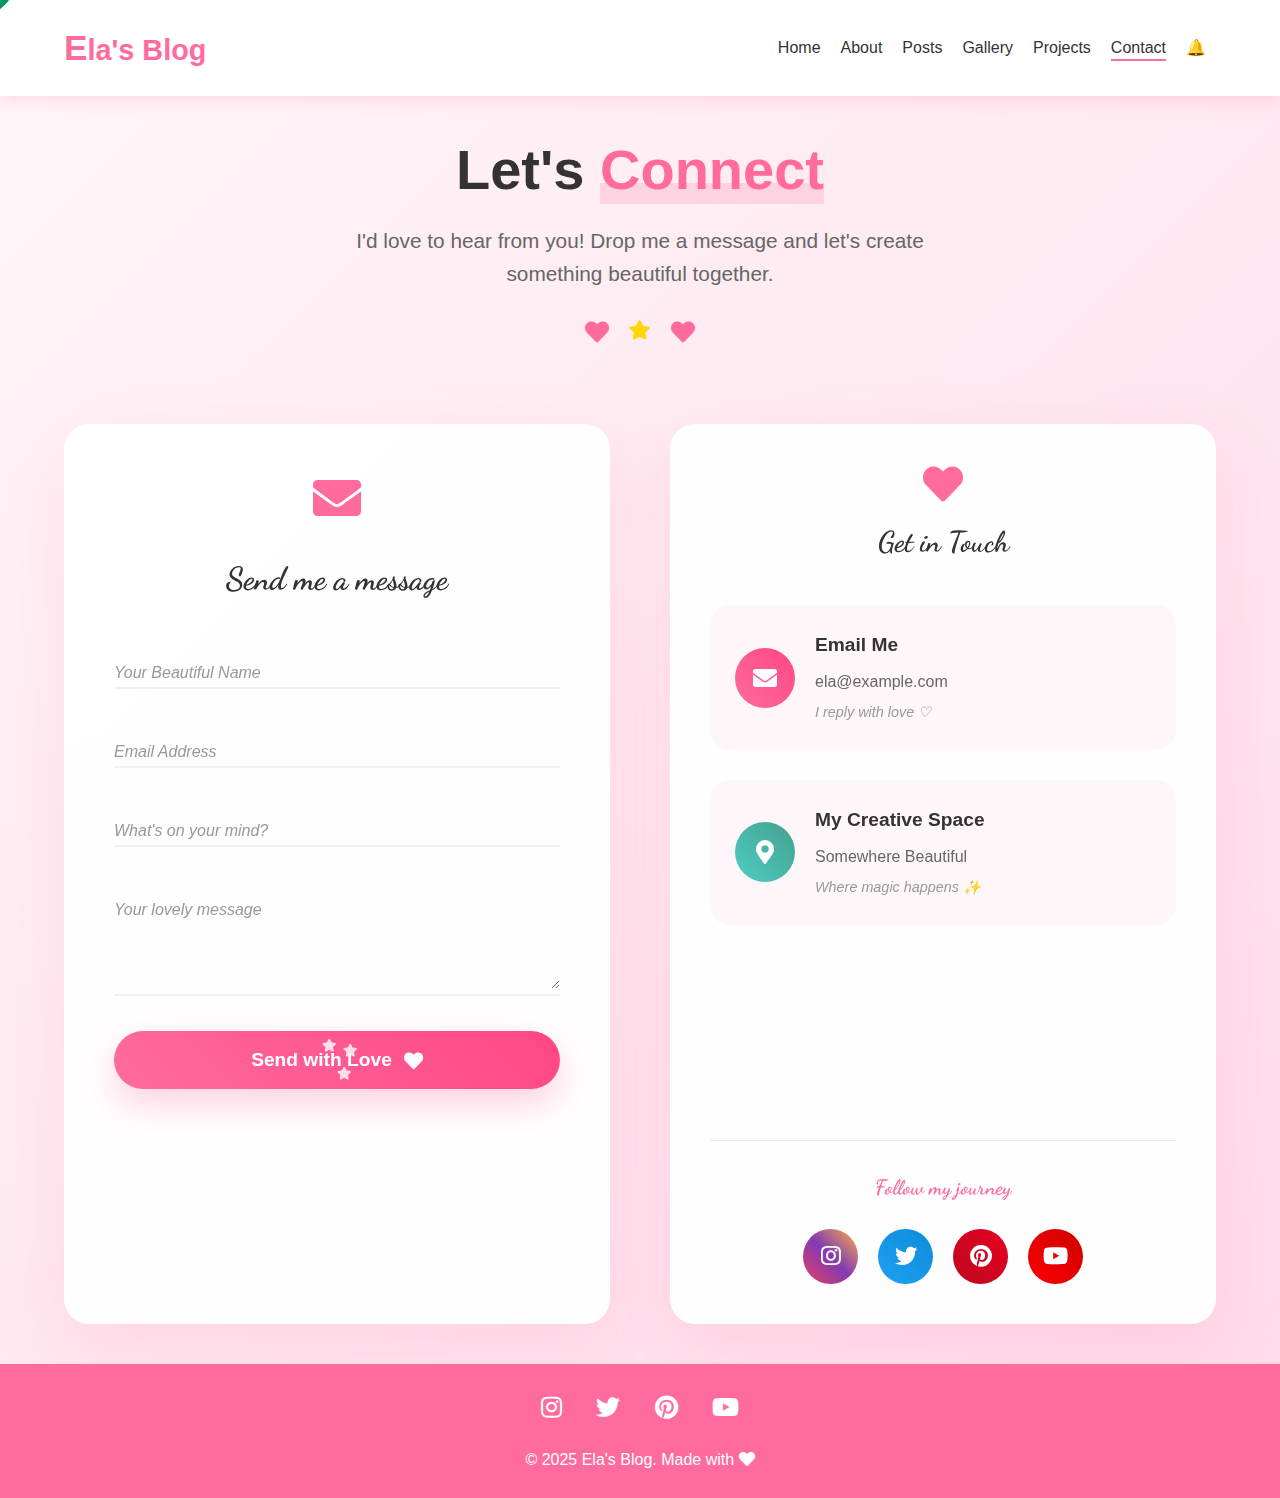
<file: Personal_Blog/contact.html>
<!DOCTYPE html>
<html lang="en">
<head>
    <meta charset="UTF-8">
    <meta name="viewport" content="width=device-width, initial-scale=1.0">
    <title>Contact - Ela's Blog</title>
    <link rel="stylesheet" href="main.css">
    <link rel="stylesheet" href="https://cdnjs.cloudflare.com/ajax/libs/font-awesome/5.15.3/css/all.min.css">
    <link href="https://fonts.googleapis.com/css2?family=Dancing+Script:wght@400;600;700&display=swap" rel="stylesheet">
</head>
<body>
    <div class="cursor"></div>
    
    <header>
        <div class="logo">
            <a href="main.html" style="text-decoration: none; color: inherit;">
                <span>E</span>la's Blog
            </a>
            <div class="logo-hearts">
                <i class="fas fa-heart"></i>
                <i class="fas fa-heart"></i>
                <i class="fas fa-heart"></i>
            </div>
        </div>
        <nav>
            <ul class="nav-links">
                <li><a href="main.html">Home</a></li>
                <li><a href="about.html">About</a></li>
                <li><a href="posts.html">Posts</a></li>
                <li><a href="gallery.html">Gallery</a></li>
                <li><a href="projects.html">Projects</a></li>
                <li><a href="contact.html" class="active">Contact</a></li>
                <li><a href="notifications.html">🔔</a></li>
            </ul>
        </nav>
    </header>

    <main class="contact-page">
        <div class="floating-hearts">
            <i class="fas fa-heart"></i>
            <i class="fas fa-heart"></i>
            <i class="fas fa-heart"></i>
            <i class="fas fa-heart"></i>
            <i class="fas fa-heart"></i>
            <i class="fas fa-heart"></i>
        </div>

        <div class="bubbles">
            <div class="bubble"></div>
            <div class="bubble"></div>
            <div class="bubble"></div>
            <div class="bubble"></div>
            <div class="bubble"></div>
        </div>

        <section class="contact-hero">
            <h1 class="animated-title">Let's <span class="highlight">Connect</span></h1>
            <p class="hero-subtitle">I'd love to hear from you! Drop me a message and let's create something beautiful together.</p>
            <div class="hero-decoration">
                <i class="fas fa-heart pulse"></i>
                <i class="fas fa-star sparkle"></i>
                <i class="fas fa-heart pulse"></i>
            </div>
        </section>

        <div class="contact-container">
            <div class="contact-form-wrapper">
                <div class="form-decoration">
                    <i class="fas fa-envelope bounce"></i>
                </div>
                <h2 class="form-title">Send me a message</h2>
                
                <form class="contact-form" onsubmit="sendMessage(event)">
                    <div class="input-wrapper">
                        <input type="text" id="name" required>
                        <label for="name">Your Beautiful Name</label>
                        <div class="input-line"></div>
                    </div>
                    
                    <div class="input-wrapper">
                        <input type="email" id="email" required>
                        <label for="email">Email Address</label>
                        <div class="input-line"></div>
                    </div>
                    
                    <div class="input-wrapper">
                        <input type="text" id="subject" required>
                        <label for="subject">What's on your mind?</label>
                        <div class="input-line"></div>
                    </div>
                    
                    <div class="input-wrapper">
                        <textarea id="message" rows="4" required></textarea>
                        <label for="message">Your lovely message</label>
                        <div class="input-line"></div>
                    </div>
                    
                    <button type="submit" class="magic-btn">
                        <span class="btn-text">Send with Love</span>
                        <i class="fas fa-heart"></i>
                        <div class="btn-sparkles">
                            <i class="fas fa-star"></i>
                            <i class="fas fa-star"></i>
                            <i class="fas fa-star"></i>
                        </div>
                    </button>
                </form>
            </div>

            <div class="contact-info-wrapper">
                <div class="info-card">
                    <div class="card-header">
                        <i class="fas fa-heart heartbeat"></i>
                        <h3>Get in Touch</h3>
                    </div>
                    
                    <div class="info-items">
                        <div class="info-item" data-aos="fade-up">
                            <div class="info-icon email-icon">
                                <i class="fas fa-envelope"></i>
                            </div>
                            <div class="info-content">
                                <h4>Email Me</h4>
                                <p id="contactEmail">ela@example.com</p>
                                <span>I reply with love ♡</span>
                            </div>
                        </div>
                        
                        <div class="info-item" data-aos="fade-up" data-aos-delay="100">
                            <div class="info-icon location-icon">
                                <i class="fas fa-map-marker-alt"></i>
                            </div>
                            <div class="info-content">
                                <h4>My Creative Space</h4>
                                <p>Somewhere Beautiful</p>
                                <span>Where magic happens ✨</span>
                            </div>
                        </div>
                        
                        <div class="info-item" data-aos="fade-up" data-aos-delay="200">
                            <div class="info-icon time-icon">
                                <i class="fas fa-clock"></i>
                            </div>
                            <div class="info-content">
                                <h4>Response Time</h4>
                                <p>Within 24 hours</p>
                                <span>Usually much faster! 💫</span>
                            </div>
                        </div>
                    </div>

                    <div class="social-section">
                        <h4>Follow my journey</h4>
                        <div class="social-links">
                            <a href="#" class="social-link instagram">
                                <i class="fab fa-instagram"></i>
                            </a>
                            <a href="#" class="social-link twitter">
                                <i class="fab fa-twitter"></i>
                            </a>
                            <a href="#" class="social-link pinterest">
                                <i class="fab fa-pinterest"></i>
                            </a>
                            <a href="#" class="social-link youtube">
                                <i class="fab fa-youtube"></i>
                            </a>
                        </div>
                    </div>
                </div>
            </div>
        </div>
    </main>

    <footer>
        <div class="footer-content">
            <div class="social-icons">
                <a href="#"><i class="fab fa-instagram"></i></a>
                <a href="#"><i class="fab fa-twitter"></i></a>
                <a href="#"><i class="fab fa-pinterest"></i></a>
                <a href="#"><i class="fab fa-youtube"></i></a>
            </div>
            <p>&copy; 2025 Ela's Blog. Made with <i class="fas fa-heart"></i></p>
        </div>
    </footer>

    <script>
        // Cursor animation
        const cursor = document.querySelector('.cursor');
        document.addEventListener('mousemove', (e) => {
            cursor.style.left = e.clientX + 'px';
            cursor.style.top = e.clientY + 'px';
        });

        document.addEventListener('mousedown', () => cursor.classList.add('expand'));
        document.addEventListener('mouseup', () => cursor.classList.remove('expand'));

        // Load dynamic email on page load
        document.addEventListener('DOMContentLoaded', function() {
            const savedEmail = localStorage.getItem('adminEmail');
            if (savedEmail) {
                document.getElementById('contactEmail').textContent = savedEmail;
            }
        });

        // Form submission
        function sendMessage(event) {
            event.preventDefault();
            
            const name = document.getElementById('name').value;
            const email = document.getElementById('email').value;
            const subject = document.getElementById('subject').value;
            const message = document.getElementById('message').value;
            
            const messages = JSON.parse(localStorage.getItem('contactMessages') || '[]');
            const newMessage = {
                id: Date.now(),
                name, email, subject, message,
                date: new Date().toLocaleDateString(),
                read: false,
                replied: false
            };
            
            messages.unshift(newMessage);
            localStorage.setItem('contactMessages', JSON.stringify(messages));
            
            showSuccessMessage();
            event.target.reset();
        }
        
        function showSuccessMessage() {
            const btn = document.querySelector('.magic-btn');
            const originalText = btn.innerHTML;
            
            btn.innerHTML = '<i class="fas fa-check"></i> Message Sent with Love!';
            btn.style.background = 'linear-gradient(45deg, #4CAF50, #45a049)';
            
            setTimeout(() => {
                btn.innerHTML = originalText;
                btn.style.background = '';
            }, 3000);
        }

        // Animate elements on scroll
        const observerOptions = {
            threshold: 0.1,
            rootMargin: '0px 0px -50px 0px'
        };

        const observer = new IntersectionObserver((entries) => {
            entries.forEach(entry => {
                if (entry.isIntersecting) {
                    entry.target.style.opacity = '1';
                    entry.target.style.transform = 'translateY(0)';
                }
            });
        }, observerOptions);

        document.querySelectorAll('.info-item').forEach(item => {
            item.style.opacity = '0';
            item.style.transform = 'translateY(30px)';
            item.style.transition = 'all 0.6s ease';
            observer.observe(item);
        });
    </script>
</body>
</html>
</file>
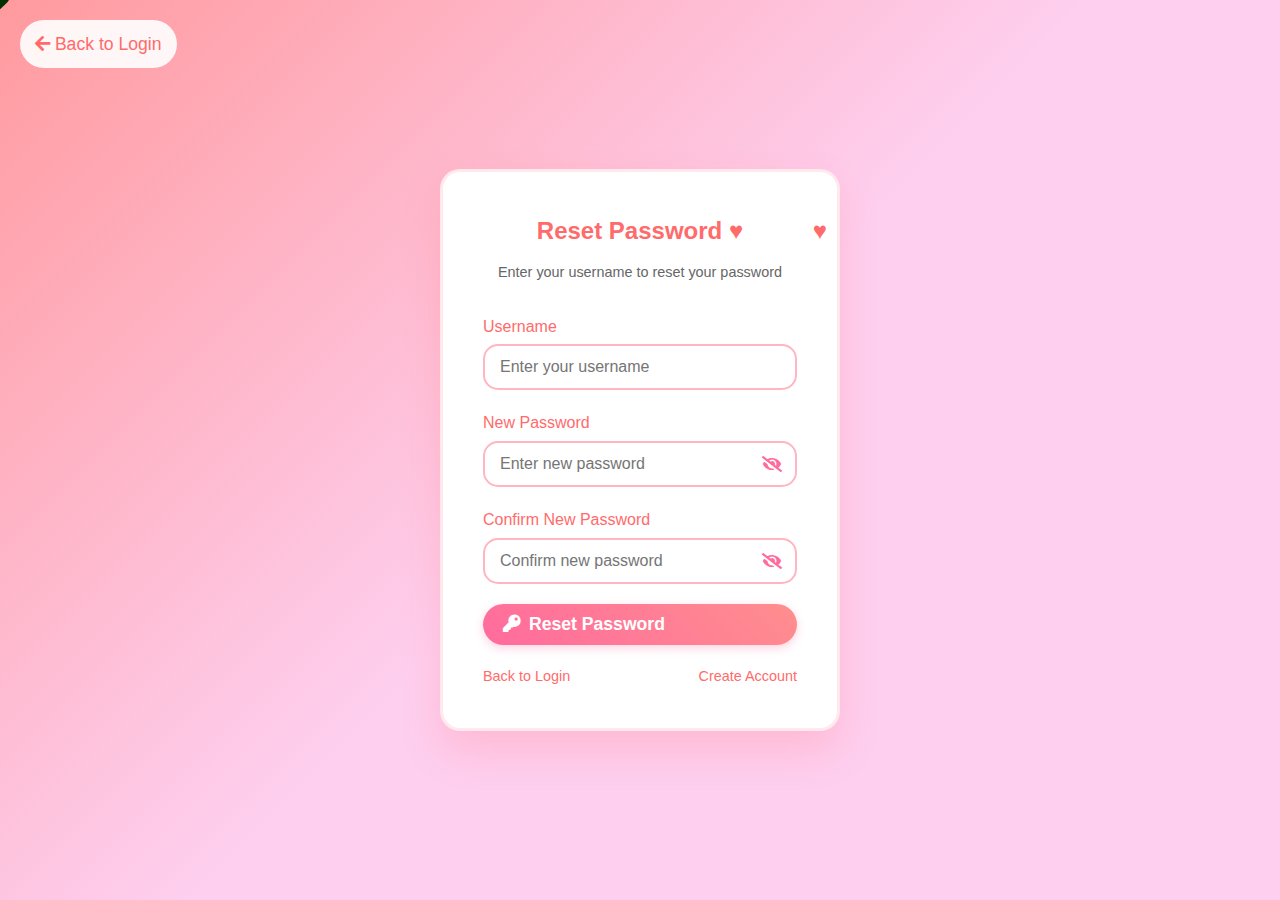
<file: Personal_Blog/forgot-password.html>
<!DOCTYPE html>
<html lang="en">
<head>
    <meta charset="UTF-8">
    <meta name="viewport" content="width=device-width, initial-scale=1.0">
    <title>Forgot Password - Ela's Blog</title>
    <link rel="stylesheet" href="styles.css">
    <link rel="stylesheet" href="https://cdnjs.cloudflare.com/ajax/libs/font-awesome/5.15.3/css/all.min.css">
</head>
<body>
    <div class="cursor"></div>
    
    <a href="login.html" class="back-link">
        <i class="fas fa-arrow-left"></i> Back to Login
    </a>
    
    <div class="login-container">
        <div class="floating-hearts">
            <i class="fas fa-heart heart" style="top: 15%; left: 15%; font-size: 1.5rem; animation-delay: 0s;"></i>
            <i class="fas fa-heart heart" style="top: 70%; left: 85%; font-size: 1.2rem; animation-delay: 2s;"></i>
            <i class="fas fa-heart heart" style="top: 25%; left: 80%; font-size: 1.8rem; animation-delay: 4s;"></i>
            <i class="fas fa-heart heart" style="top: 85%; left: 10%; font-size: 1.3rem; animation-delay: 6s;"></i>
        </div>
        
        <div class="login-card">
            <div class="login-header">
                <h2>Reset Password ♥</h2>
                <p>Enter your username to reset your password</p>
            </div>
            
            <form id="forgotForm">
                <div class="form-group">
                    <label for="username">Username</label>
                    <input type="text" id="username" name="username" class="form-input" placeholder="Enter your username" required>
                </div>
                
                <div class="form-group">
                    <label for="new_password">New Password</label>
                    <div class="password-container">
                        <input type="password" id="new_password" name="new_password" class="form-input" placeholder="Enter new password" required>
                        <i class="fas fa-eye-slash password-toggle" onclick="togglePassword('new_password')"></i>
                    </div>
                </div>
                
                <div class="form-group">
                    <label for="confirm_password">Confirm New Password</label>
                    <div class="password-container">
                        <input type="password" id="confirm_password" name="confirm_password" class="form-input" placeholder="Confirm new password" required>
                        <i class="fas fa-eye-slash password-toggle" onclick="togglePassword('confirm_password')"></i>
                    </div>
                </div>
                
                <button type="submit" class="login-btn">
                    <i class="fas fa-key"></i> Reset Password
                </button>
                
                <div class="login-links">
                    <a href="login.html">Back to Login</a>
                    <a href="register.html">Create Account</a>
                </div>
            </form>
        </div>
    </div>

    <script>
        // Check for URL parameters and show messages
        const urlParams = new URLSearchParams(window.location.search);
        
        if (urlParams.get('error') === 'password_mismatch') {
            alert('Passwords do not match!');
        }
        if (urlParams.get('error') === 'user_not_found') {
            alert('Username not found!');
        }
        if (urlParams.get('error') === 'db_error') {
            alert('Error resetting password. Please try again.');
        }
        
        // Handle form submission
        document.getElementById('forgotForm').addEventListener('submit', function(e) {
            const newPassword = document.getElementById('new_password').value;
            const confirmPassword = document.getElementById('confirm_password').value;
            
            if (newPassword !== confirmPassword) {
                e.preventDefault();
                alert('Passwords do not match!');
                return false;
            }
            
            // Let the form submit normally
            return true;
        });
    </script>
    <script src="script.js"></script>
</body>
</html>
</file>
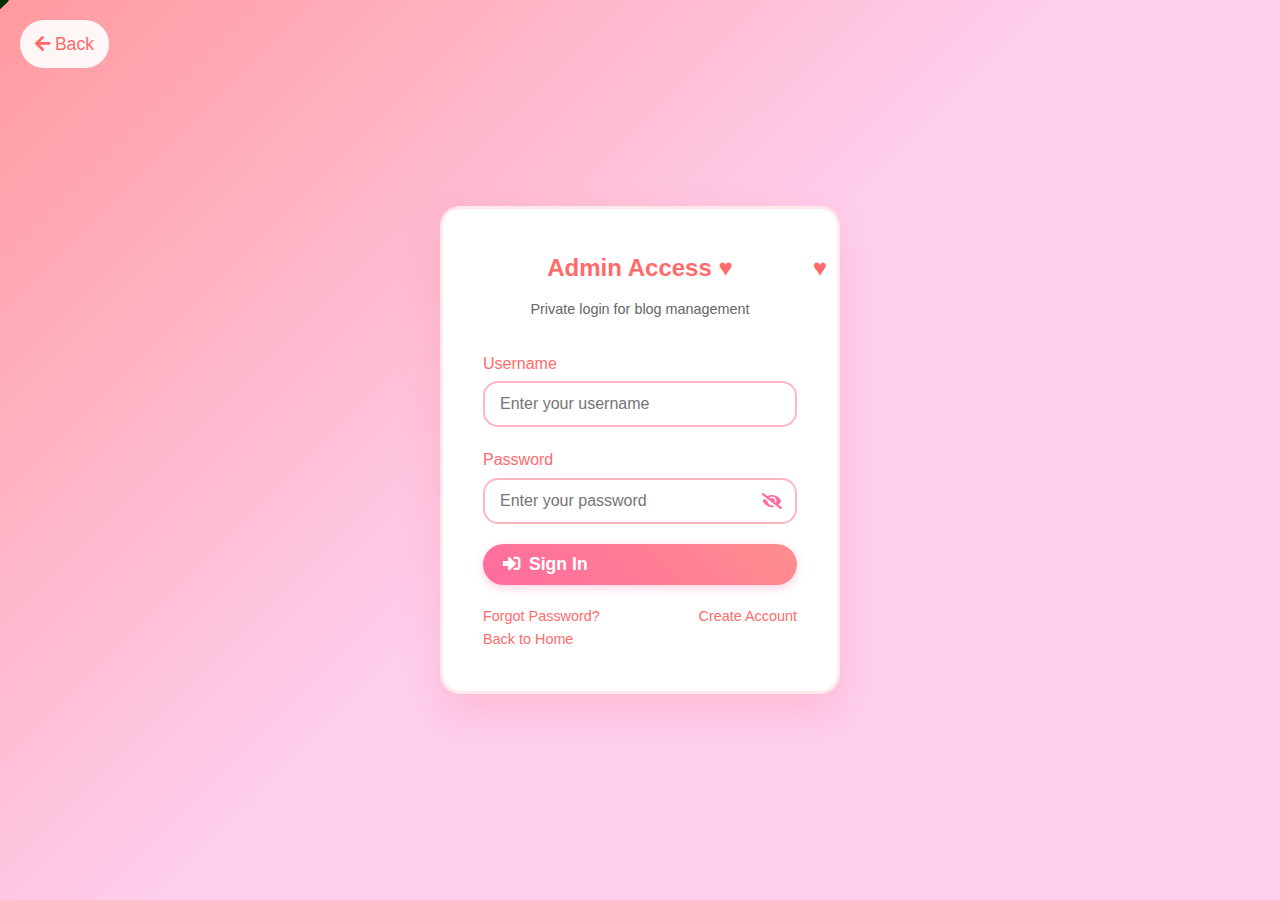
<file: Personal_Blog/login.html>
<!DOCTYPE html>
<html lang="en">
<head>
    <meta charset="UTF-8">
    <meta name="viewport" content="width=device-width, initial-scale=1.0">
    <title>Login - Ela's Blog</title>
    <link rel="stylesheet" href="styles.css">
    <link rel="stylesheet" href="https://cdnjs.cloudflare.com/ajax/libs/font-awesome/5.15.3/css/all.min.css">
</head>
<body>
    <div class="cursor"></div>
    
    <a href="index.html" class="back-link">
        <i class="fas fa-arrow-left"></i> Back
    </a>
    
    <div class="login-container">
        <div class="floating-hearts">
            <i class="fas fa-heart heart" style="top: 15%; left: 15%; font-size: 1.5rem; animation-delay: 0s;"></i>
            <i class="fas fa-heart heart" style="top: 70%; left: 85%; font-size: 1.2rem; animation-delay: 2s;"></i>
            <i class="fas fa-heart heart" style="top: 25%; left: 80%; font-size: 1.8rem; animation-delay: 4s;"></i>
            <i class="fas fa-heart heart" style="top: 85%; left: 10%; font-size: 1.3rem; animation-delay: 6s;"></i>
        </div>
        
        <div class="login-card">
            <div class="login-header">
                <h2>Admin Access ♥</h2>
                <p>Private login for blog management</p>
            </div>
            
            <form id="loginForm">
                <div class="form-group">
                    <label for="username">Username</label>
                    <input type="text" id="username" name="full_name" class="form-input" placeholder="Enter your username" required>
                </div>
                
                <div class="form-group">
                    <label for="password">Password</label>
                    <div class="password-container">
                        <input type="password" id="password" name="user_password" class="form-input" placeholder="Enter your password" required>
                        <i class="fas fa-eye-slash password-toggle" onclick="togglePassword('password')"></i>
                    </div>
                </div>
                
                <button type="button" id="loginBtn" class="login-btn">
                    <i class="fas fa-sign-in-alt"></i> Sign In
                </button>
                
                <div class="login-links">
                    <a href="forgot-password.html">Forgot Password?</a>
                    <a href="register.html">Create Account</a>
                </div>
                <div class="login-links">
                    <a href="index.html">Back to Home</a>
                </div>
            </form>
        </div>
    </div>


    <script src="script.js"></script>
</body>
</html>
</file>
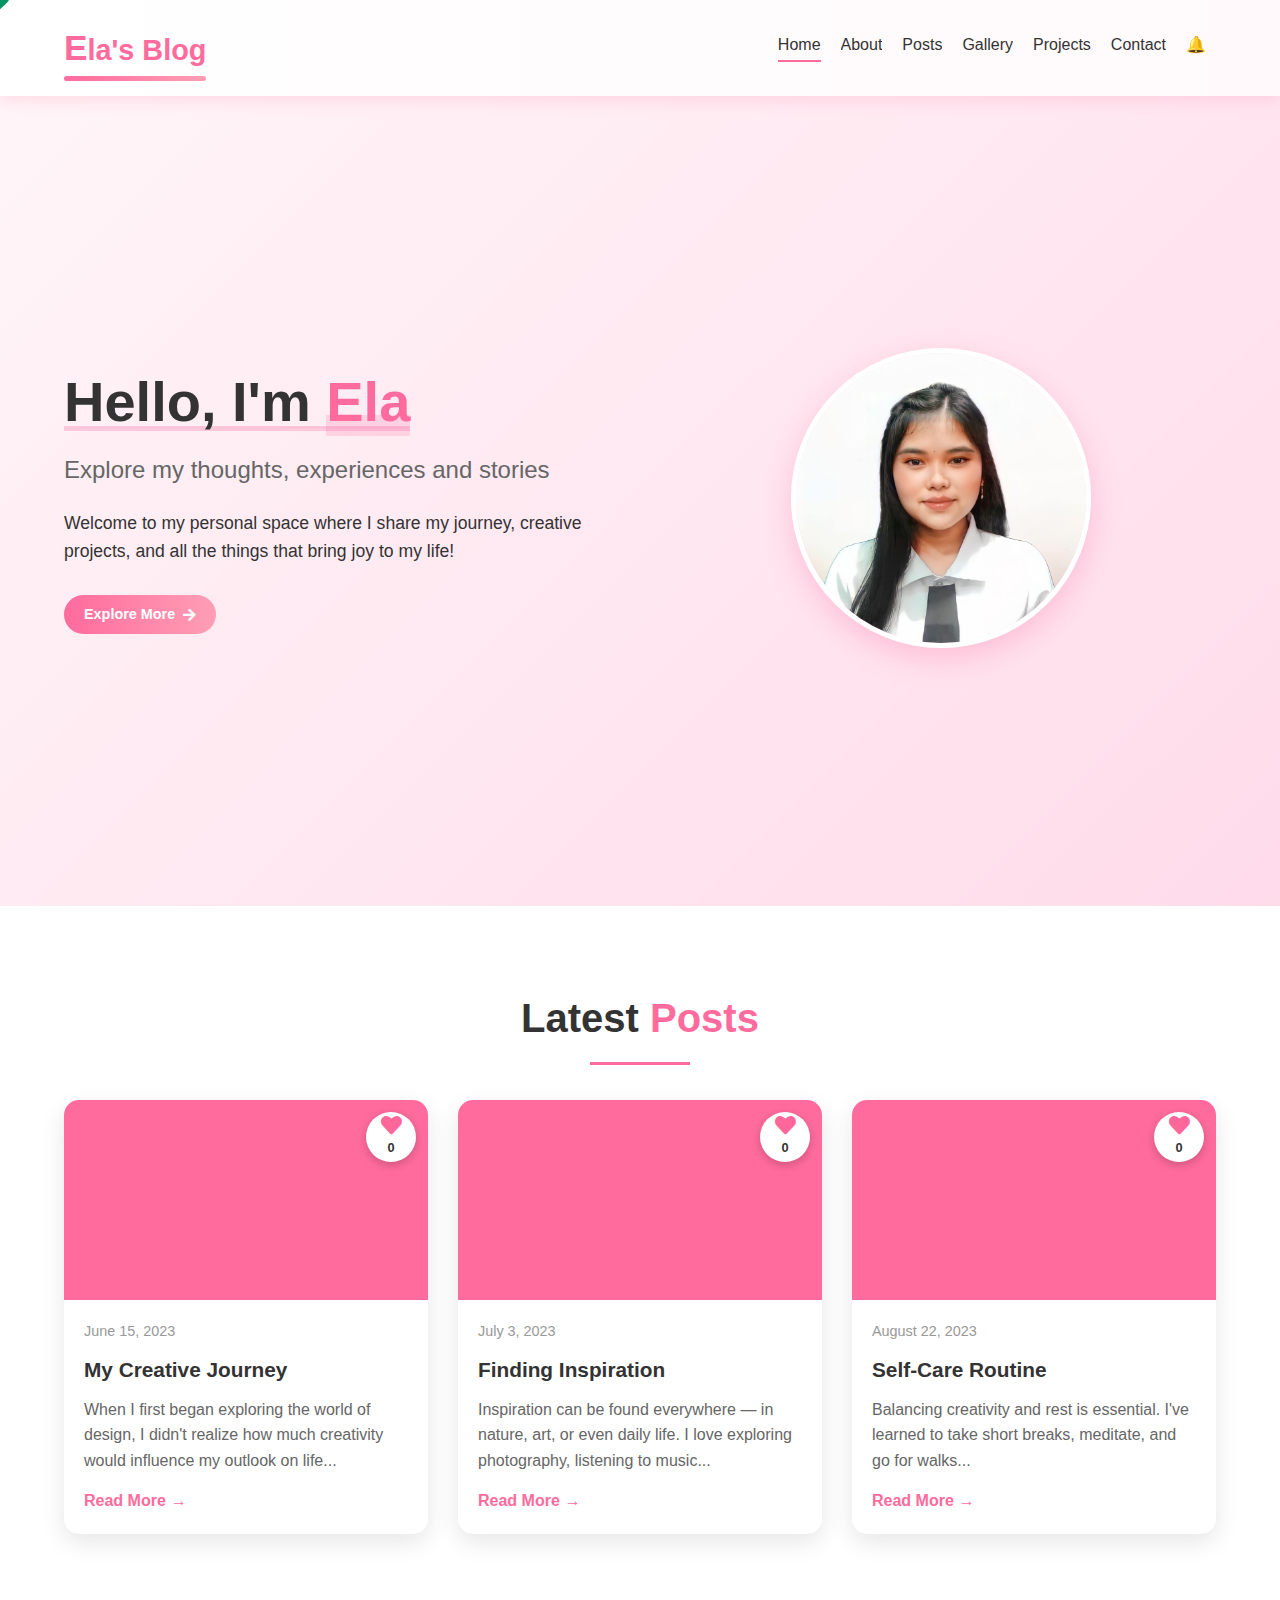
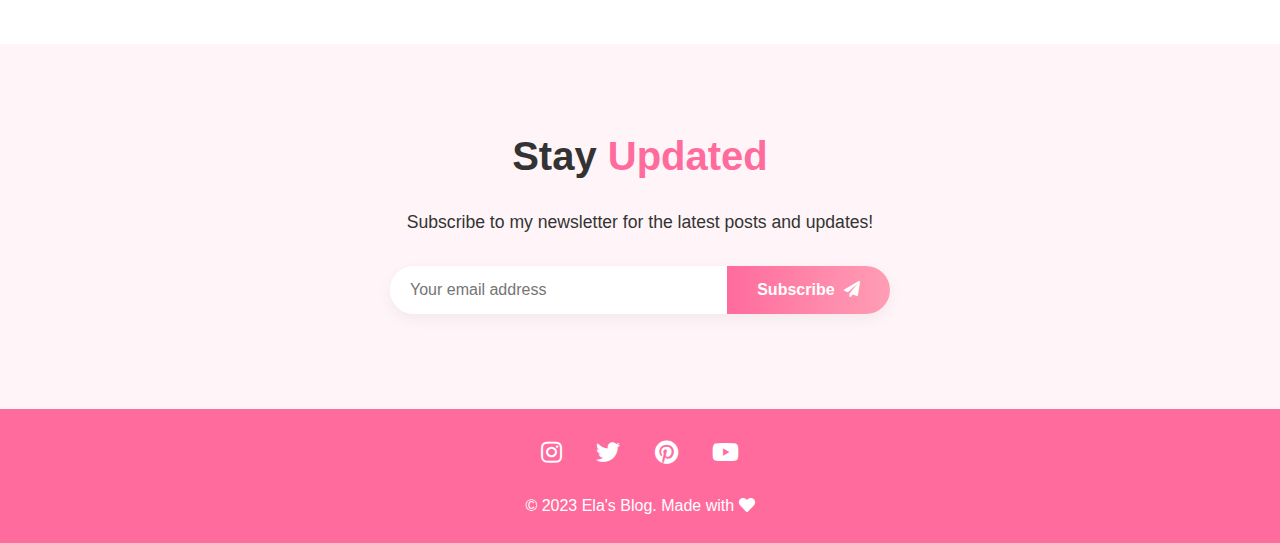
<file: Personal_Blog/main.html>
<!DOCTYPE html>
<html lang="en">
<head>
    <meta charset="UTF-8">
    <meta name="viewport" content="width=device-width, initial-scale=1.0">
    <title>Ela's Personal Blog</title>
    <link rel="stylesheet" href="main.css">
    <link rel="stylesheet" href="animations.css">
    <link rel="stylesheet" href="modal-styles.css">
    <link rel="stylesheet" href="https://cdnjs.cloudflare.com/ajax/libs/font-awesome/5.15.3/css/all.min.css">
</head>
<body>
    <div class="cursor"></div>
    
    <header>
        <div class="logo">
            <a href="index.html" style="text-decoration: none; color: inherit;">
                <span>E</span>la's Blog
            </a>
            <div class="logo-hearts" onclick="secretLogin()" title="♥">
                <i class="fas fa-heart"></i>
                <i class="fas fa-heart"></i>
                <i class="fas fa-heart"></i>
            </div>
        </div>
        <nav>
            <ul class="nav-links">
                <li><a href="main.html" class="active">Home</a></li>
                <li><a href="about.html">About</a></li>
                <li><a href="posts.html">Posts</a></li>
                <li><a href="gallery.html">Gallery</a></li>
                <li><a href="projects.html">Projects</a></li>
                <li><a href="contact.html">Contact</a></li>
                <li><a href="notifications.html">🔔</a></li>
            </ul>

            <div class="burger">
                <div class="line1"></div>
                <div class="line2"></div>
                <div class="line3"></div>
            </div>
        </nav>
    </header>

    <main>

        
        <section class="hero">
            <div class="bubbles">
                <div class="bubble"></div>
                <div class="bubble"></div>
                <div class="bubble"></div>
                <div class="bubble"></div>
                <div class="bubble"></div>
                <div class="bubble"></div>
                <div class="bubble"></div>
                <div class="bubble"></div>
            </div>
            
            <div class="personal-info">
                <div class="introduction">
                    <h1 class="animated-text">Hello, I'm <span class="highlight">Ela</span></h1>
                    <p class="tagline">Explore my thoughts, experiences and stories</p>
                    <p class="bio">Welcome to my personal space where I share my journey, creative projects, and all the things that bring joy to my life!</p>
                    <a href="posts.html" class="explore-btn">
                        <span>Explore More</span>
                        <i class="fas fa-arrow-right"></i>
                    </a>
                </div>
                <div class="profile-container">
                    <div class="profile-image">
                        <img src="mypic.jpeg" alt="Ela's Profile Photo">
                    </div>
                    <div class="floating-hearts">
                        <i class="fas fa-heart"></i>
                        <i class="fas fa-heart"></i>
                        <i class="fas fa-heart"></i>
                        <i class="fas fa-heart"></i>
                        <i class="fas fa-heart"></i>
                    </div>
                </div>
            </div>
        </section>

        <section class="featured-posts">
            <h2>Latest <span class="highlight">Posts</span></h2>
            <div class="posts-container">
                <!-- Posts will be dynamically loaded -->
            </div>
        </section>

        <!-- Journal Modal -->
        <div id="postModal" class="modal">
            <div class="modal-content">
                <span class="close" onclick="closeModal()">&times;</span>
                <div class="journal-pages" id="journalPages">
                    <!-- Post content will be loaded here -->
                </div>
                <div class="page-navigation">
                    <button class="nav-btn prev" onclick="previousPage()" id="prevBtn">← Previous</button>
                    <span class="page-indicator">Page <span id="currentPage">1</span> of <span id="totalPages">3</span></span>
                    <button class="nav-btn next" onclick="nextPage()" id="nextBtn">Next →</button>
                </div>
            </div>
        </div>

        <section class="newsletter">
            <div class="newsletter-content">
                <h2>Stay <span class="highlight">Updated</span></h2>
                <p>Subscribe to my newsletter for the latest posts and updates!</p>
                <form class="newsletter-form" onsubmit="subscribeNewsletter(event)">
                    <input type="email" id="subscribeEmail" placeholder="Your email address" required>
                    <button type="submit">Subscribe <i class="fas fa-paper-plane"></i></button>
                </form>
                <div id="subscribeMessage" class="subscribe-message"></div>
            </div>
        </section>
    </main>

    <footer>
        <div class="footer-content">
            <div class="social-icons">
                <a href="#"><i class="fab fa-instagram"></i></a>
                <a href="#"><i class="fab fa-twitter"></i></a>
                <a href="#"><i class="fab fa-pinterest"></i></a>
                <a href="#"><i class="fab fa-youtube"></i></a>
            </div>
            <p>&copy; 2023 Ela's Blog. Made with <i class="fas fa-heart"></i></p>
        </div>
    </footer>

    <script>
        // Check if user is logged in
        function checkLoginStatus() {
            const isLoggedIn = localStorage.getItem('userLoggedIn');
            if (isLoggedIn) {
                showLogoutOption();
            }
        }
        
        function showLogoutOption() {
            const nav = document.querySelector('nav');
            const logoutBtn = document.createElement('div');
            logoutBtn.className = 'logout-btn';
            logoutBtn.innerHTML = '<i class="fas fa-sign-out-alt"></i>';
            logoutBtn.title = 'Logout';
            logoutBtn.onclick = logout;
            nav.appendChild(logoutBtn);
        }
        
        function logout() {
            const logoutBtn = document.querySelector('.logout-btn');
            logoutBtn.style.animation = 'heartPulse 0.6s ease';
            
            setTimeout(() => {
                window.location.href = 'logout.html';
            }, 300);
        }
        
        function secretLogin() {
            const hearts = document.querySelector('.logo-hearts');
            hearts.style.animation = 'heartPulse 0.6s ease';
            
            setTimeout(() => {
                window.location.href = 'login.html';
            }, 300);
        }

        // Initialize default posts if none exist
        function initializeDefaultPosts() {
            const posts = JSON.parse(localStorage.getItem('blogPosts') || '[]');
            
            if (posts.length === 0) {
                const defaultPosts = [
                    {
                        title: "My Creative Journey",
                        date: "June 15, 2023",
                        image: "https://images.unsplash.com/photo-1513475382585-d06e58bcb0e0?w=600&h=400&fit=crop",
                        excerpt: "When I first began exploring the world of design, I didn't realize how much creativity would influence my outlook on life...",
                        content: ["When I first began exploring the world of design, I didn't realize how much creativity would influence my outlook on life. From sketching simple ideas to bringing full projects to life, I learned that creativity is about problem-solving, storytelling, and connecting with people. It started with a simple drawing pad and colored pencils that my mom bought me when I was seven. I would spend hours creating imaginary worlds, characters, and stories through my drawings. Over time, I've discovered that every creative challenge shapes how I see and express the world around me. Each project taught me something new about myself and my capabilities. Today, I continue to grow and evolve as a creative person. This journey has taught me that creativity isn't just about the final product—it's about the process, the learning, and the joy of bringing ideas to life."]
                    },
                    {
                        title: "Finding Inspiration",
                        date: "July 3, 2023",
                        image: "https://images.unsplash.com/photo-1506905925346-21bda4d32df4?w=600&h=400&fit=crop",
                        excerpt: "Inspiration can be found everywhere — in nature, art, or even daily life. I love exploring photography, listening to music...",
                        content: ["Inspiration can be found everywhere — in nature, art, or even daily life. I love exploring photography, listening to music, and watching how others express themselves creatively. These help me refocus and push my imagination. Sometimes the best ideas come when I'm not actively looking for them — during a walk in the park, while reading a book, or even in conversations with friends. I've learned to keep a creative journal where I capture these moments of inspiration, no matter how small they might seem."]
                    },
                    {
                        title: "Self-Care Routine",
                        date: "August 22, 2023",
                        image: "https://images.unsplash.com/photo-1544367567-0f2fcb009e0b?w=600&h=400&fit=crop",
                        excerpt: "Balancing creativity and rest is essential. I've learned to take short breaks, meditate, and go for walks...",
                        content: ["Balancing creativity and rest is essential. I've learned to take short breaks, meditate, and go for walks when I feel overwhelmed. It keeps my mind fresh and helps me come back to projects with renewed energy. Self-care isn't selfish — it's necessary for sustainable creativity. I've developed a routine that includes morning meditation, regular exercise, and setting boundaries between work and personal time. This balance has made me not only more productive but also happier and more fulfilled in my creative work."]
                    }
                ];
                localStorage.setItem('blogPosts', JSON.stringify(defaultPosts));
            }
        }
        
        // Load and display the 3 latest posts
        function loadPosts() {
            initializeDefaultPosts();
            const posts = JSON.parse(localStorage.getItem('blogPosts') || '[]');
            const postsContainer = document.querySelector('.posts-container');
            
            // Clear existing posts first
            postsContainer.innerHTML = '';
            
            // Show only the 3 most recent posts (newest first)
            const latestPosts = posts.slice(0, 3);
            
            if (latestPosts.length === 0) {
                postsContainer.innerHTML = '<p class="no-posts">No posts available yet. Please check the admin panel.</p>';
                return;
            }
            
            console.log('Loading posts:', latestPosts.length);
            
            latestPosts.forEach((post, index) => {
                const postCard = document.createElement('div');
                postCard.className = 'post-card';
                postCard.style.opacity = '0';
                postCard.style.transform = 'translateY(30px)';
                postCard.style.display = 'block';
                postCard.style.marginBottom = '30px';
                postCard.innerHTML = `
                    <div class="post-img" style="background-image: url('${post.image}')"></div>
                    <div class="post-content">
                        <span class="post-date">${post.date}</span>
                        <h3>${post.title}</h3>
                        <p>${post.excerpt || post.content[0].substring(0, 100) + '...'}</p>
                        <a href="post.html?post=${index}" class="read-more">Read More</a>
                    </div>
                    <div class="like-button" onclick="toggleLike(${index})" data-post="${index}">
                        <i class="fas fa-heart"></i>
                        <span class="like-count">0</span>
                    </div>
                `;
                postsContainer.appendChild(postCard);
                
                // Animate the post card
                setTimeout(() => {
                    postCard.style.transition = 'all 0.5s ease';
                    postCard.style.opacity = '1';
                    postCard.style.transform = 'translateY(0)';
                }, index * 200);
                
                // Update like count
                updateLikeDisplay(index);
            });
        }
        
        function openPost(index) {
            const posts = JSON.parse(localStorage.getItem('blogPosts') || '[]');
            let post;
            
            if (index === 'default') {
                post = {
                    title: "My Creative Journey",
                    date: "June 15, 2023",
                    content: ["When I first began exploring the world of design, I didn't realize how much creativity would influence my outlook on life..."]
                };
            } else {
                post = posts[index];
            }
            
            document.getElementById('postModal').style.display = 'block';
            displayPost(post);
        }
        
        function displayPost(post) {
            const journalPages = document.getElementById('journalPages');
            journalPages.innerHTML = `
                <div class="journal-page active">
                    <h2>${post.title}</h2>
                    <p class="post-date">${post.date}</p>
                    <div class="post-text">${post.content[0]}</div>
                </div>
            `;
        }
        
        function closeModal() {
            document.getElementById('postModal').style.display = 'none';
        }
        
        // Initialize and refresh posts
        document.addEventListener('DOMContentLoaded', function() {
            checkLoginStatus();
            loadPosts();
        });
        
        // Refresh posts when page becomes visible (when returning from admin)
        document.addEventListener('visibilitychange', function() {
            if (!document.hidden) {
                loadPosts();
            }
        });
        
        // Modal functions for posts
        function nextPage() {
            // Modal navigation functionality
        }

        function previousPage() {
            // Modal navigation functionality
        }

        const style = document.createElement('style');
        style.textContent = `
            @keyframes heartPulse {
                0% { transform: scale(1); }
                50% { transform: scale(1.3); }
                100% { transform: scale(1); }
            }
            @keyframes heartBounce {
                0% { transform: scale(1); }
                50% { transform: scale(1.3); }
                100% { transform: scale(1); }
            }
            @keyframes heartLike {
                0% { transform: scale(1); }
                50% { transform: scale(1.4); color: #ff1744; }
                100% { transform: scale(1); }
            }
            @keyframes countPop {
                0% { transform: scale(1); }
                50% { transform: scale(1.2); }
                100% { transform: scale(1); }
            }
            .like-button {
                cursor: pointer;
                transition: all 0.3s ease;
            }
            .like-button:hover {
                transform: scale(1.05);
            }
            .logout-btn {
                position: absolute;
                top: 15px;
                right: 15px;
                width: 35px;
                height: 35px;
                background: rgba(255, 107, 157, 0.1);
                border-radius: 50%;
                display: flex;
                align-items: center;
                justify-content: center;
                cursor: pointer;
                transition: all 0.3s ease;
                color: #ff6b9d;
                font-size: 0.9rem;
            }
            .logout-btn:hover {
                background: rgba(255, 107, 157, 0.2);
                transform: scale(1.1);
            }
        `;
        document.head.appendChild(style);
        
        // Like functionality
        function toggleLike(postIndex) {
            const likes = JSON.parse(localStorage.getItem('postLikes') || '{}');
            const likeButton = document.querySelector(`[data-post="${postIndex}"]`);
            const heart = likeButton.querySelector('i');
            const countSpan = likeButton.querySelector('.like-count');
            
            if (!likes[postIndex]) {
                likes[postIndex] = 0;
            }
            
            likes[postIndex]++;
            localStorage.setItem('postLikes', JSON.stringify(likes));
            
            // Animate heart
            heart.style.animation = 'heartLike 0.6s ease';
            heart.style.color = '#ff6b9d';
            
            // Update count with animation
            countSpan.style.animation = 'countPop 0.4s ease';
            countSpan.textContent = likes[postIndex];
            
            // Reset animations
            setTimeout(() => {
                heart.style.animation = '';
                countSpan.style.animation = '';
            }, 600);
        }
        
        function updateLikeDisplay(postIndex) {
            const likes = JSON.parse(localStorage.getItem('postLikes') || '{}');
            const likeButton = document.querySelector(`[data-post="${postIndex}"]`);
            if (likeButton) {
                const countSpan = likeButton.querySelector('.like-count');
                countSpan.textContent = likes[postIndex] || 0;
            }
        }
        
        // Newsletter subscription
        async function subscribeNewsletter(event) {
            event.preventDefault();
            const email = document.getElementById('subscribeEmail').value;
            const messageDiv = document.getElementById('subscribeMessage');
            
            // Frontend-only subscription
            const result = subscribeNewsletterLocal(email);

            messageDiv.innerHTML = `<p class="${result.success ? 'success' : 'error'}">${result.message}</p>`;

            if (result.success) {
                document.getElementById('subscribeEmail').value = '';
            } else {
                // Clear input field even for "already subscribed" message
                document.getElementById('subscribeEmail').value = '';
            }

            setTimeout(() => {
                messageDiv.innerHTML = '';
            }, 5000);
        }
    </script>
    <script src="animations.js"></script>
</body>
</html>
</file>
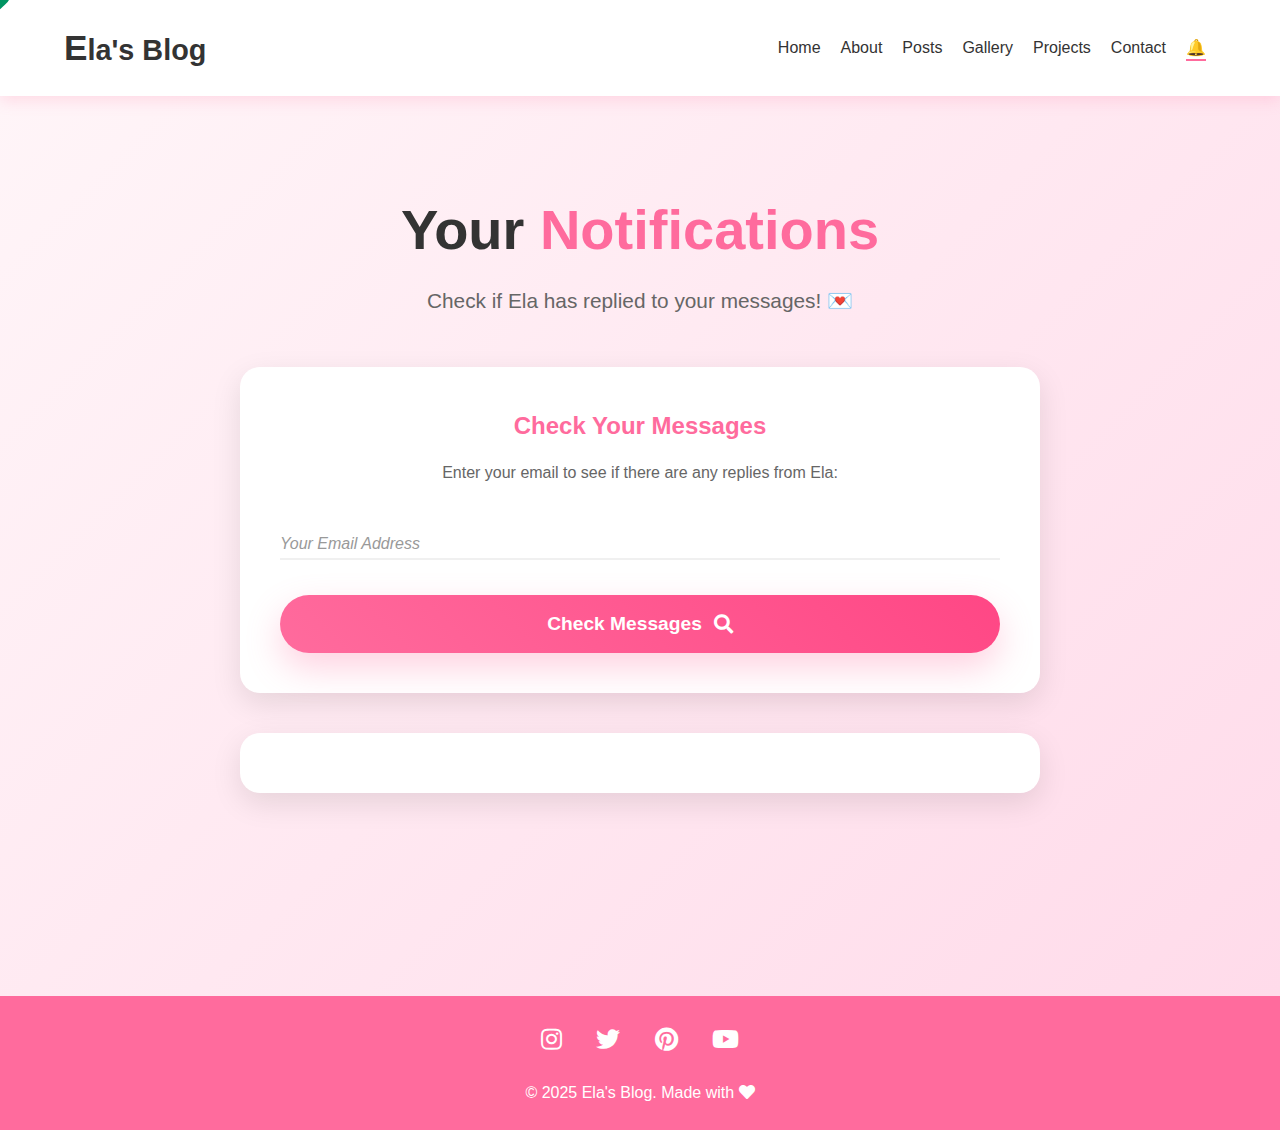
<file: Personal_Blog/notifications.html>
<!DOCTYPE html>
<html lang="en">
<head>
    <meta charset="UTF-8">
    <meta name="viewport" content="width=device-width, initial-scale=1.0">
    <title>Notifications - Ela's Blog</title>
    <link rel="stylesheet" href="main.css">
    <link rel="stylesheet" href="https://cdnjs.cloudflare.com/ajax/libs/font-awesome/5.15.3/css/all.min.css">
</head>
<body>
    <div class="cursor"></div>
    
    <header>
        <div class="logo">
            <a href="main.html">
                <span>E</span>la's Blog
            </a>
            <div class="logo-hearts">
                <i class="fas fa-heart"></i>
                <i class="fas fa-heart"></i>
                <i class="fas fa-heart"></i>
            </div>
        </div>
        <nav>
            <ul class="nav-links">
                <li><a href="main.html">Home</a></li>
                <li><a href="about.html">About</a></li>
                <li><a href="posts.html">Posts</a></li>
                <li><a href="gallery.html">Gallery</a></li>
                <li><a href="projects.html">Projects</a></li>
                <li><a href="contact.html">Contact</a></li>
                <li><a href="notifications.html" class="active">🔔</a></li>
            </ul>
        </nav>
    </header>

    <main class="notifications-page">
        <div class="floating-hearts">
            <i class="fas fa-heart"></i>
            <i class="fas fa-heart"></i>
            <i class="fas fa-heart"></i>
            <i class="fas fa-heart"></i>
            <i class="fas fa-heart"></i>
            <i class="fas fa-heart"></i>
        </div>

        <section class="notifications-hero">
            <h1 class="animated-title">Your <span class="highlight">Notifications</span></h1>
            <p class="hero-subtitle">Check if Ela has replied to your messages! 💌</p>
        </section>

        <div class="notifications-container">
            <div class="check-form">
                <h2>Check Your Messages</h2>
                <p>Enter your email to see if there are any replies from Ela:</p>
                <form onsubmit="checkNotifications(event)">
                    <div class="input-wrapper">
                        <input type="email" id="userEmail" required>
                        <label for="userEmail">Your Email Address</label>
                        <div class="input-line"></div>
                    </div>
                    <button type="submit" class="magic-btn">
                        <span class="btn-text">Check Messages</span>
                        <i class="fas fa-search"></i>
                    </button>
                </form>
            </div>

            <div class="notifications-list" id="notificationsList">
                <!-- Notifications will appear here -->
            </div>
        </div>
    </main>

    <footer>
        <div class="footer-content">
            <div class="social-icons">
                <a href="#"><i class="fab fa-instagram"></i></a>
                <a href="#"><i class="fab fa-twitter"></i></a>
                <a href="#"><i class="fab fa-pinterest"></i></a>
                <a href="#"><i class="fab fa-youtube"></i></a>
            </div>
            <p>&copy; 2025 Ela's Blog. Made with <i class="fas fa-heart"></i></p>
        </div>
    </footer>

    <script>
        // Cursor animation
        const cursor = document.querySelector('.cursor');
        document.addEventListener('mousemove', (e) => {
            cursor.style.left = e.clientX + 'px';
            cursor.style.top = e.clientY + 'px';
        });

        document.addEventListener('mousedown', () => cursor.classList.add('expand'));
        document.addEventListener('mouseup', () => cursor.classList.remove('expand'));

        function checkNotifications(event) {
            event.preventDefault();
            const email = document.getElementById('userEmail').value;
            const messages = JSON.parse(localStorage.getItem('contactMessages') || '[]');
            const notifications = JSON.parse(localStorage.getItem('userNotifications') || '[]');
            
            const userMessages = messages.filter(msg => msg.email.toLowerCase() === email.toLowerCase());
            const userNotifications = notifications.filter(notif => notif.email.toLowerCase() === email.toLowerCase());
            
            const notificationsList = document.getElementById('notificationsList');
            
            if (userMessages.length === 0 && userNotifications.length === 0) {
                notificationsList.innerHTML = `
                    <div class="no-notifications">
                        <i class="fas fa-inbox"></i>
                        <h3>No messages found</h3>
                        <p>We couldn't find any messages from this email address.</p>
                    </div>
                `;
                return;
            }
            
            let content = '';
            
            // Show notifications first
            if (userNotifications.length > 0) {
                content += '<h3 class="section-title">💌 New Replies from Ela</h3>';
                userNotifications.forEach(notif => {
                    content += `
                        <div class="notification-item new-reply">
                            <div class="notification-icon">
                                <i class="fas fa-reply"></i>
                            </div>
                            <div class="notification-content">
                                <h4>Ela replied to your message!</h4>
                                <p><strong>Subject:</strong> ${notif.subject}</p>
                                <p><strong>Reply:</strong> ${notif.reply}</p>
                                <span class="notification-date">📅 ${notif.date}</span>
                            </div>
                        </div>
                    `;
                });
            }
            
            // Show message status
            content += '<h3 class="section-title">📬 Your Messages</h3>';
            userMessages.forEach(msg => {
                content += `
                    <div class="notification-item ${msg.replied ? 'replied' : 'pending'}">
                        <div class="notification-icon">
                            <i class="fas fa-${msg.replied ? 'check-circle' : 'clock'}"></i>
                        </div>
                        <div class="notification-content">
                            <h4>${msg.subject}</h4>
                            <p class="message-preview">${msg.message.substring(0, 100)}${msg.message.length > 100 ? '...' : ''}</p>
                            <div class="message-status">
                                <span class="status-badge ${msg.replied ? 'replied' : 'pending'}">
                                    ${msg.replied ? '✅ Replied' : '⏳ Pending'}
                                </span>
                                <span class="message-date">📅 ${msg.date}</span>
                            </div>
                        </div>
                    </div>
                `;
            });
            
            notificationsList.innerHTML = content;
        }
    </script>

    <style>
        .notifications-page {
            min-height: 100vh;
            padding: 100px 5% 50px;
            background: linear-gradient(135deg, #fff5f8 0%, #ffdbea 100%);
            position: relative;
        }

        .notifications-hero {
            text-align: center;
            margin-bottom: 50px;
        }

        .notifications-container {
            max-width: 800px;
            margin: 0 auto;
        }

        .check-form {
            background: white;
            padding: 40px;
            border-radius: 20px;
            box-shadow: 0 10px 30px rgba(0, 0, 0, 0.1);
            margin-bottom: 40px;
            text-align: center;
        }

        .check-form h2 {
            color: #ff6b9d;
            margin-bottom: 15px;
        }

        .check-form p {
            color: #666;
            margin-bottom: 30px;
        }

        .notifications-list {
            background: white;
            border-radius: 20px;
            padding: 30px;
            box-shadow: 0 10px 30px rgba(0, 0, 0, 0.1);
        }

        .section-title {
            color: #ff6b9d;
            margin-bottom: 20px;
            padding-bottom: 10px;
            border-bottom: 2px solid #ffdbea;
        }

        .notification-item {
            display: flex;
            align-items: flex-start;
            padding: 20px;
            margin-bottom: 15px;
            border-radius: 15px;
            border-left: 4px solid #ddd;
            background: #f9f9f9;
        }

        .notification-item.new-reply {
            border-left-color: #ff6b9d;
            background: linear-gradient(135deg, #fff 0%, #fff5f8 100%);
        }

        .notification-item.replied {
            border-left-color: #27ae60;
        }

        .notification-item.pending {
            border-left-color: #f39c12;
        }

        .notification-icon {
            width: 40px;
            height: 40px;
            border-radius: 50%;
            display: flex;
            align-items: center;
            justify-content: center;
            margin-right: 15px;
            flex-shrink: 0;
        }

        .new-reply .notification-icon {
            background: #ff6b9d;
            color: white;
        }

        .replied .notification-icon {
            background: #27ae60;
            color: white;
        }

        .pending .notification-icon {
            background: #f39c12;
            color: white;
        }

        .notification-content {
            flex: 1;
        }

        .notification-content h4 {
            color: #333;
            margin-bottom: 8px;
        }

        .message-preview {
            color: #666;
            line-height: 1.5;
            margin-bottom: 10px;
        }

        .message-status {
            display: flex;
            justify-content: space-between;
            align-items: center;
        }

        .status-badge {
            padding: 4px 12px;
            border-radius: 12px;
            font-size: 0.85rem;
            font-weight: 600;
        }

        .status-badge.replied {
            background: #27ae60;
            color: white;
        }

        .status-badge.pending {
            background: #f39c12;
            color: white;
        }

        .message-date, .notification-date {
            color: #999;
            font-size: 0.9rem;
        }

        .no-notifications {
            text-align: center;
            padding: 60px 20px;
            color: #666;
        }

        .no-notifications i {
            font-size: 4rem;
            color: #ff6b9d;
            margin-bottom: 20px;
        }

        .no-notifications h3 {
            color: #333;
            margin-bottom: 10px;
        }
    </style>
</body>
</html>
</file>
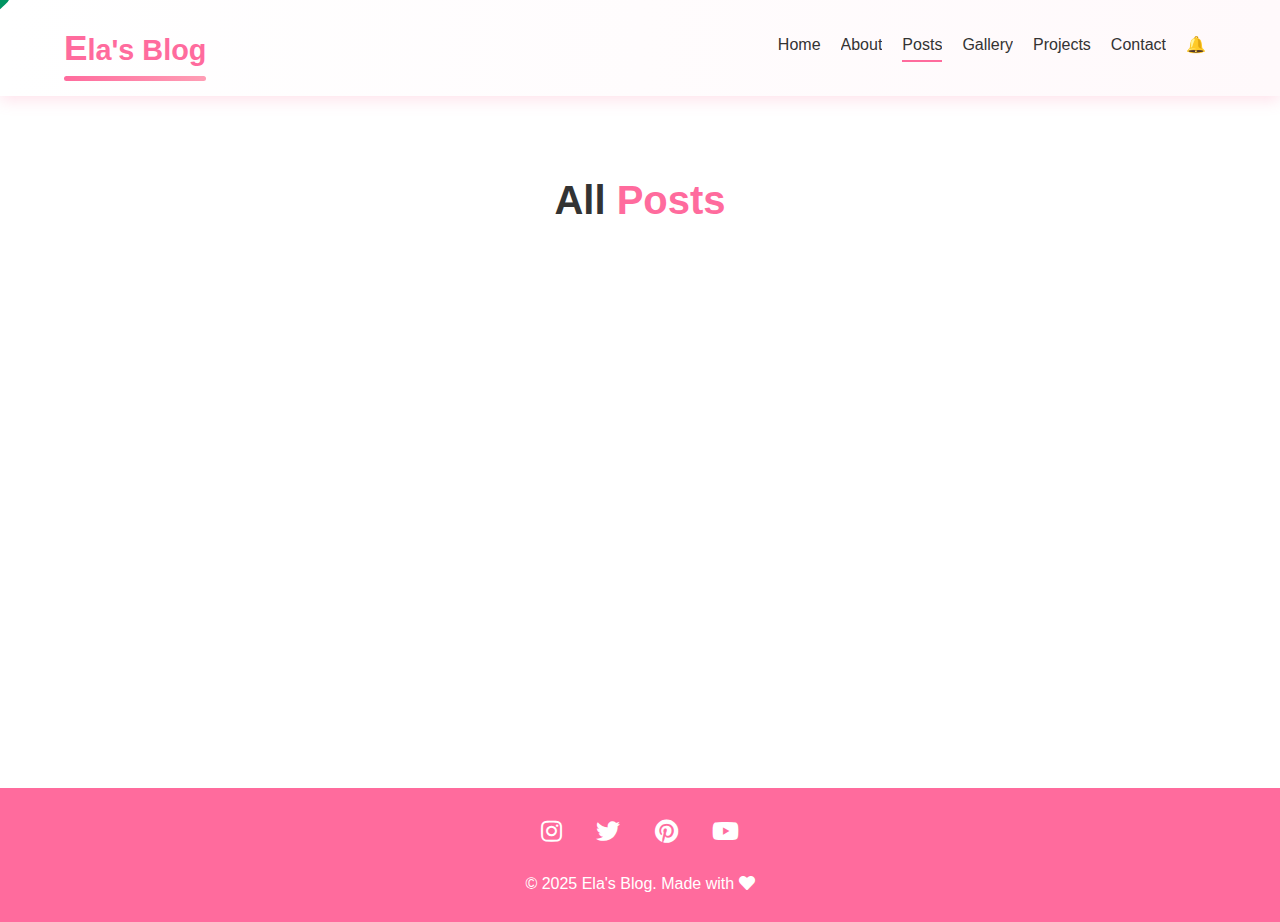
<file: Personal_Blog/post.html>
<!DOCTYPE html>
<html lang="en">
<head>
    <meta charset="UTF-8">
    <meta name="viewport" content="width=device-width, initial-scale=1.0">
    <title>Post - Ela's Blog</title>
    <link rel="stylesheet" href="main.css">
    <link rel="stylesheet" href="animations.css">
    <link rel="stylesheet" href="https://cdnjs.cloudflare.com/ajax/libs/font-awesome/5.15.3/css/all.min.css">
</head>
<body>
    <div class="cursor"></div>
    
    <header>
        <div class="logo">
            <a href="main.html" style="text-decoration: none; color: inherit;">
                <span>E</span>la's Blog
            </a>
        </div>
        <nav>
            <ul class="nav-links">
                <li><a href="main.html">Home</a></li>
                <li><a href="about.html">About</a></li>
                <li><a href="posts.html">Posts</a></li>
                <li><a href="gallery.html">Gallery</a></li>
                <li><a href="projects.html">Projects</a></li>
                <li><a href="contact.html">Contact</a></li>
                <li><a href="notifications.html">🔔</a></li>
            </ul>
        </nav>
    </header>

    <main class="post-page">
        <div class="container">
            <div class="post-content" id="postContent">
                <!-- Post content will be loaded here -->
            </div>
            
            <div class="comments-section">
                <div class="comments-header">
                    <h3><i class="fas fa-comments"></i> Share Your Thoughts</h3>
                    <p class="comments-subtitle">Join the conversation and let me know what you think!</p>
                </div>
                
                <div class="comment-form">
                    <h4><i class="fas fa-edit"></i> Leave a Comment</h4>
                    <div class="form-row">
                        <input type="text" id="commentName" placeholder="Your name" required>
                        <input type="email" id="commentEmail" placeholder="Your email (optional)">
                    </div>
                    <textarea id="commentText" placeholder="Share your thoughts, feedback, or questions..." rows="4" required></textarea>
                    <button onclick="addComment()" class="comment-btn">
                        <i class="fas fa-paper-plane"></i> Post Comment
                    </button>
                    <p class="comment-note">Your comment will be reviewed before being published.</p>
                </div>
                
                <div class="comments-list" id="commentsList">
                    <!-- Comments will be loaded here -->
                </div>
            </div>
        </div>
    </main>

    <footer>
        <div class="footer-content">
            <div class="social-icons">
                <a href="#"><i class="fab fa-instagram"></i></a>
                <a href="#"><i class="fab fa-twitter"></i></a>
                <a href="#"><i class="fab fa-pinterest"></i></a>
                <a href="#"><i class="fab fa-youtube"></i></a>
            </div>
            <p>&copy; 2025 Ela's Blog. Made with <i class="fas fa-heart"></i></p>
        </div>
    </footer>

    <script>
        let currentPostIndex = null;

        function loadPost() {
            const urlParams = new URLSearchParams(window.location.search);
            const postIndex = urlParams.get('post');
            
            if (postIndex === null) {
                window.location.href = 'posts.html';
                return;
            }
            
            currentPostIndex = parseInt(postIndex);
            const posts = JSON.parse(localStorage.getItem('blogPosts') || '[]');
            const post = posts[currentPostIndex];
            
            if (!post) {
                window.location.href = 'posts.html';
                return;
            }
            
            document.getElementById('postContent').innerHTML = `
                <div class="journal-container">
                    <div class="journal-page">
                        <div class="journal-header">
                            <div class="journal-date">${post.date}</div>
                            <div class="journal-decoration">
                                <i class="fas fa-heart"></i>
                                <i class="fas fa-star"></i>
                                <i class="fas fa-heart"></i>
                            </div>
                        </div>
                        
                        <h1 class="journal-title">${post.title}</h1>
                        
                        <div class="journal-image">
                            <img src="${post.image}" alt="${post.title}">
                            <div class="image-frame"></div>
                        </div>
                        
                        <div class="journal-content">
                            <div class="journal-lines"></div>
                            <p class="journal-text">${post.content[0]}</p>
                        </div>
                        
                        <div class="journal-footer">
                            <div class="journal-signature">~ Ela ♥</div>
                        </div>
                    </div>
                </div>
            `;
            
            loadComments(currentPostIndex);
        }

        function addComment() {
            const name = document.getElementById('commentName').value.trim();
            const email = document.getElementById('commentEmail').value.trim();
            const text = document.getElementById('commentText').value.trim();
            
            if (!name || !text) {
                showCommentMessage('Please fill in your name and comment.', 'error');
                return;
            }
            
            const comment = {
                name,
                email,
                text,
                date: new Date().toLocaleDateString('en-US', { 
                    year: 'numeric', 
                    month: 'long', 
                    day: 'numeric' 
                }),
                postIndex: currentPostIndex,
                approved: false
            };
            
            const comments = JSON.parse(localStorage.getItem('blogComments') || '[]');
            comments.push(comment);
            localStorage.setItem('blogComments', JSON.stringify(comments));
            
            document.getElementById('commentName').value = '';
            document.getElementById('commentEmail').value = '';
            document.getElementById('commentText').value = '';
            
            showCommentMessage('Thank you! Your comment has been submitted and is awaiting approval.', 'success');
            loadComments(currentPostIndex);
        }

        function loadComments(postIndex) {
            const comments = JSON.parse(localStorage.getItem('blogComments') || '[]');
            const postComments = comments.filter(c => c.postIndex === postIndex && c.approved);
            const commentsList = document.getElementById('commentsList');
            
            if (postComments.length === 0) {
                commentsList.innerHTML = '<p class="no-comments">No comments yet. Be the first to comment!</p>';
                return;
            }
            
            commentsList.innerHTML = postComments.map(comment => `
                <div class="comment">
                    <div class="comment-header">
                        <strong>${comment.name}</strong>
                        <span class="comment-date"><i class="fas fa-clock"></i> ${comment.date}</span>
                    </div>
                    <p>${comment.text}</p>
                </div>
            `).join('');
        }

        function showCommentMessage(message, type) {
            const messageDiv = document.createElement('div');
            messageDiv.className = `comment-message ${type}`;
            messageDiv.innerHTML = `<i class="fas fa-${type === 'success' ? 'check-circle' : 'exclamation-circle'}"></i> ${message}`;
            
            const form = document.querySelector('.comment-form');
            form.appendChild(messageDiv);
            
            setTimeout(() => {
                messageDiv.remove();
            }, 4000);
        }

        document.addEventListener('DOMContentLoaded', loadPost);
    </script>
</body>
</html>
</file>
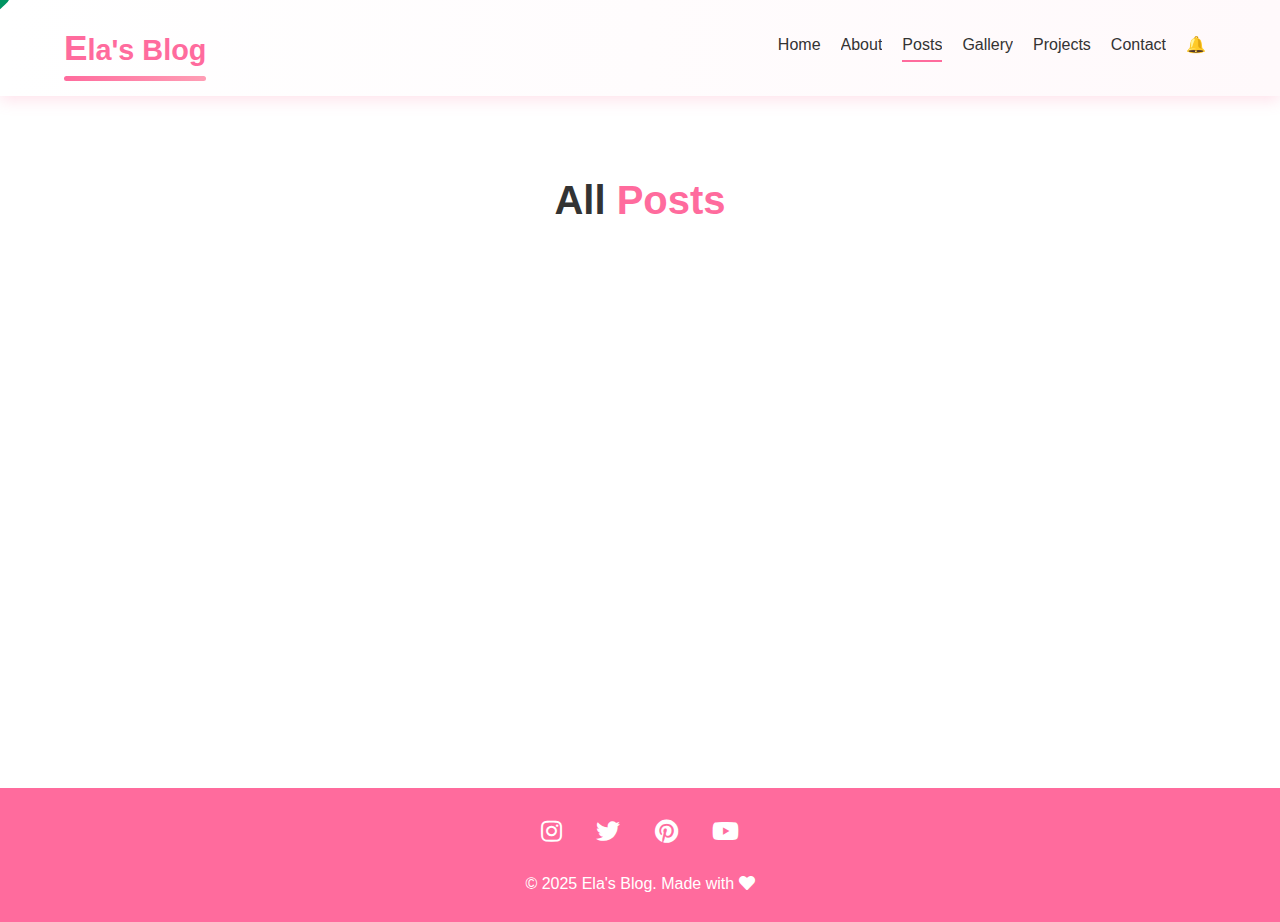
<file: Personal_Blog/posts.html>
<!DOCTYPE html>
<html lang="en">
<head>
    <meta charset="UTF-8">
    <meta name="viewport" content="width=device-width, initial-scale=1.0">
    <title>All Posts - Ela's Blog</title>
    <link rel="stylesheet" href="main.css">
    <link rel="stylesheet" href="animations.css">
    <link rel="stylesheet" href="modal-styles.css">
    <link rel="stylesheet" href="https://cdnjs.cloudflare.com/ajax/libs/font-awesome/5.15.3/css/all.min.css">
</head>
<body>
    <div class="cursor"></div>
    
    <header>
        <div class="logo">
            <a href="main.html" style="text-decoration: none; color: inherit;">
                <span>E</span>la's Blog
            </a>
        </div>
        <nav>
            <ul class="nav-links">
                <li><a href="main.html">Home</a></li>
                <li><a href="about.html">About</a></li>
                <li><a href="posts.html" class="active">Posts</a></li>
                <li><a href="gallery.html">Gallery</a></li>
                <li><a href="projects.html">Projects</a></li>
                <li><a href="contact.html">Contact</a></li>
                <li><a href="notifications.html">🔔</a></li>
            </ul>
        </nav>
    </header>

    <main>
        <section class="posts-page">
            <div class="container">
                <h1>All <span class="highlight">Posts</span></h1>
                <div class="all-posts-container" id="allPostsContainer">
                    <!-- Posts will be loaded here -->
                </div>
            </div>
        </section>

        <!-- Post Modal with Comments -->
        <div id="postModal" class="modal" style="display: none;">
            <div class="modal-content">
                <span class="close" onclick="closeModal()">&times;</span>
                <div class="post-full" id="postFull">
                    <!-- Full post content -->
                </div>
                <div class="comments-section">
                    <div class="comments-header">
                        <h3><i class="fas fa-comments"></i> Share Your Thoughts</h3>
                        <p class="comments-subtitle">Join the conversation and let me know what you think!</p>
                    </div>
                    
                    <div class="comment-form">
                        <h4><i class="fas fa-edit"></i> Leave a Comment</h4>
                        <div class="form-row">
                            <input type="text" id="commentName" placeholder="Your name" required>
                            <input type="email" id="commentEmail" placeholder="Your email (optional)">
                        </div>
                        <textarea id="commentText" placeholder="Share your thoughts, feedback, or questions..." rows="4" required></textarea>
                        <button onclick="addComment()" class="comment-btn">
                            <i class="fas fa-paper-plane"></i> Post Comment
                        </button>
                        <p class="comment-note">Your comment will be reviewed before being published.</p>
                    </div>
                    
                    <div class="comments-list" id="commentsList">
                        <!-- Comments will be loaded here -->
                    </div>
                </div>
            </div>
        </div>
    </main>

    <footer>
        <div class="footer-content">
            <div class="social-icons">
                <a href="#"><i class="fab fa-instagram"></i></a>
                <a href="#"><i class="fab fa-twitter"></i></a>
                <a href="#"><i class="fab fa-pinterest"></i></a>
                <a href="#"><i class="fab fa-youtube"></i></a>
            </div>
            <p>&copy; 2025 Ela's Blog. Made with <i class="fas fa-heart"></i></p>
        </div>
    </footer>

    <script>
        let currentPostIndex = null;

        function initializeDefaultPosts() {
            const posts = JSON.parse(localStorage.getItem('blogPosts') || '[]');
            
            if (posts.length === 0) {
                const defaultPosts = [
                    {
                        title: "My Creative Journey",
                        date: "June 15, 2023",
                        image: "https://images.unsplash.com/photo-1513475382585-d06e58bcb0e0?w=600&h=400&fit=crop",
                        excerpt: "When I first began exploring the world of design, I didn't realize how much creativity would influence my outlook on life...",
                        content: ["When I first began exploring the world of design, I didn't realize how much creativity would influence my outlook on life. From sketching simple ideas to bringing full projects to life, I learned that creativity is about problem-solving, storytelling, and connecting with people. It started with a simple drawing pad and colored pencils that my mom bought me when I was seven. I would spend hours creating imaginary worlds, characters, and stories through my drawings. Over time, I've discovered that every creative challenge shapes how I see and express the world around me. Each project taught me something new about myself and my capabilities. Today, I continue to grow and evolve as a creative person. This journey has taught me that creativity isn't just about the final product—it's about the process, the learning, and the joy of bringing ideas to life."]
                    },
                    {
                        title: "Finding Inspiration",
                        date: "July 3, 2023",
                        image: "https://images.unsplash.com/photo-1506905925346-21bda4d32df4?w=600&h=400&fit=crop",
                        excerpt: "Inspiration can be found everywhere — in nature, art, or even daily life. I love exploring photography, listening to music...",
                        content: ["Inspiration can be found everywhere — in nature, art, or even daily life. I love exploring photography, listening to music, and watching how others express themselves creatively. These help me refocus and push my imagination. Sometimes the best ideas come when I'm not actively looking for them — during a walk in the park, while reading a book, or even in conversations with friends. I've learned to keep a creative journal where I capture these moments of inspiration, no matter how small they might seem."]
                    },
                    {
                        title: "Self-Care Routine",
                        date: "August 22, 2023",
                        image: "https://images.unsplash.com/photo-1544367567-0f2fcb009e0b?w=600&h=400&fit=crop",
                        excerpt: "Balancing creativity and rest is essential. I've learned to take short breaks, meditate, and go for walks...",
                        content: ["Balancing creativity and rest is essential. I've learned to take short breaks, meditate, and go for walks when I feel overwhelmed. It keeps my mind fresh and helps me come back to projects with renewed energy. Self-care isn't selfish — it's necessary for sustainable creativity. I've developed a routine that includes morning meditation, regular exercise, and setting boundaries between work and personal time. This balance has made me not only more productive but also happier and more fulfilled in my creative work."]
                    }
                ];
                localStorage.setItem('blogPosts', JSON.stringify(defaultPosts));
            }
        }

        function loadAllPosts() {
            initializeDefaultPosts();
            const posts = JSON.parse(localStorage.getItem('blogPosts') || '[]');
            const container = document.getElementById('allPostsContainer');
            
            if (posts.length === 0) {
                container.innerHTML = '<p class="no-posts">No posts available yet.</p>';
                return;
            }
            
            container.innerHTML = posts.map((post, index) => `
                <div class="post-card">
                    <div class="post-img" style="background-image: url('${post.image}')"></div>
                    <div class="post-content">
                        <span class="post-date">${post.date}</span>
                        <h3>${post.title}</h3>
                        <p>${post.excerpt || post.content[0].substring(0, 150) + '...'}</p>
                        <a href="post.html?post=${index}" class="read-more">Read More</a>
                    </div>
                    <div class="like-button" onclick="toggleLike(${index})" data-post="${index}">
                        <i class="fas fa-heart"></i>
                        <span class="like-count">0</span>
                    </div>
                </div>
            `).join('');
            
            // Update like counts after rendering
            setTimeout(updateAllLikeDisplays, 50);
        }

        function openFullPost(index) {
            currentPostIndex = index;
            const posts = JSON.parse(localStorage.getItem('blogPosts') || '[]');
            const post = posts[index];
            
            document.getElementById('postFull').innerHTML = `
                <div class="post-header">
                    <h2 style="color: #ff6b9d; margin-bottom: 10px;">${post.title}</h2>
                    <p class="post-date" style="color: #999; margin-bottom: 20px;"><i class="fas fa-calendar"></i> ${post.date}</p>
                </div>
                <div class="post-image" style="margin-bottom: 20px;">
                    <img src="${post.image}" alt="${post.title}" style="width: 100%; max-height: 300px; object-fit: cover; border-radius: 10px;">
                </div>
                <div class="post-text" style="line-height: 1.6; color: #333; font-size: 1.1rem;">
                    ${post.content[0]}
                </div>
            `;
            
            loadComments(index);
            const modal = document.getElementById('postModal');
            modal.style.display = 'flex';
            modal.style.alignItems = 'center';
            modal.style.justifyContent = 'center';
        }

        function addComment() {
            const name = document.getElementById('commentName').value.trim();
            const email = document.getElementById('commentEmail').value.trim();
            const text = document.getElementById('commentText').value.trim();
            
            if (!name || !text) {
                showCommentMessage('Please fill in your name and comment.', 'error');
                return;
            }
            
            const comment = {
                name,
                email,
                text,
                date: new Date().toLocaleDateString('en-US', { 
                    year: 'numeric', 
                    month: 'long', 
                    day: 'numeric' 
                }),
                postIndex: currentPostIndex,
                approved: false
            };
            
            const comments = JSON.parse(localStorage.getItem('blogComments') || '[]');
            comments.push(comment);
            localStorage.setItem('blogComments', JSON.stringify(comments));
            
            // Clear form
            document.getElementById('commentName').value = '';
            document.getElementById('commentEmail').value = '';
            document.getElementById('commentText').value = '';
            
            showCommentMessage('Thank you! Your comment has been submitted and is awaiting approval.', 'success');
            loadComments(currentPostIndex);
        }
        
        function showCommentMessage(message, type) {
            const messageDiv = document.createElement('div');
            messageDiv.className = `comment-message ${type}`;
            messageDiv.innerHTML = `<i class="fas fa-${type === 'success' ? 'check-circle' : 'exclamation-circle'}"></i> ${message}`;
            
            const form = document.querySelector('.comment-form');
            form.appendChild(messageDiv);
            
            setTimeout(() => {
                messageDiv.remove();
            }, 4000);
        }

        function loadComments(postIndex) {
            const comments = JSON.parse(localStorage.getItem('blogComments') || '[]');
            const postComments = comments.filter(c => c.postIndex === postIndex && c.approved);
            const commentsList = document.getElementById('commentsList');
            
            if (postComments.length === 0) {
                commentsList.innerHTML = '<p class="no-comments">No comments yet. Be the first to comment!</p>';
                return;
            }
            
            commentsList.innerHTML = postComments.map(comment => `
                <div class="comment">
                    <div class="comment-header">
                        <strong>${comment.name}</strong>
                        <span class="comment-date">${comment.date}</span>
                    </div>
                    <p>${comment.text}</p>
                </div>
            `).join('');
        }

        function closeModal() {
            document.getElementById('postModal').style.display = 'none';
        }
        
        // Close modal when clicking outside content
        document.addEventListener('click', function(event) {
            const modal = document.getElementById('postModal');
            const modalContent = document.querySelector('.modal-content');
            if (event.target === modal && !modalContent.contains(event.target)) {
                closeModal();
            }
        });

        // Like functionality
        function toggleLike(postIndex) {
            const likes = JSON.parse(localStorage.getItem('postLikes') || '{}');
            const likeButton = document.querySelector(`[data-post="${postIndex}"]`);
            const heart = likeButton.querySelector('i');
            const countSpan = likeButton.querySelector('.like-count');
            
            if (!likes[postIndex]) {
                likes[postIndex] = 0;
            }
            
            likes[postIndex]++;
            localStorage.setItem('postLikes', JSON.stringify(likes));
            
            // Animate heart
            heart.style.animation = 'heartLike 0.6s ease';
            heart.style.color = '#ff6b9d';
            
            // Update count with animation
            countSpan.style.animation = 'countPop 0.4s ease';
            countSpan.textContent = likes[postIndex];
            
            // Reset animations
            setTimeout(() => {
                heart.style.animation = '';
                countSpan.style.animation = '';
            }, 600);
        }
        
        function updateAllLikeDisplays() {
            const likes = JSON.parse(localStorage.getItem('postLikes') || '{}');
            document.querySelectorAll('.like-button').forEach((button, index) => {
                const countSpan = button.querySelector('.like-count');
                countSpan.textContent = likes[index] || 0;
            });
        }

        document.addEventListener('DOMContentLoaded', () => {
            loadAllPosts();
            setTimeout(updateAllLikeDisplays, 100);
        });
    </script>
</body>
</html>
</file>
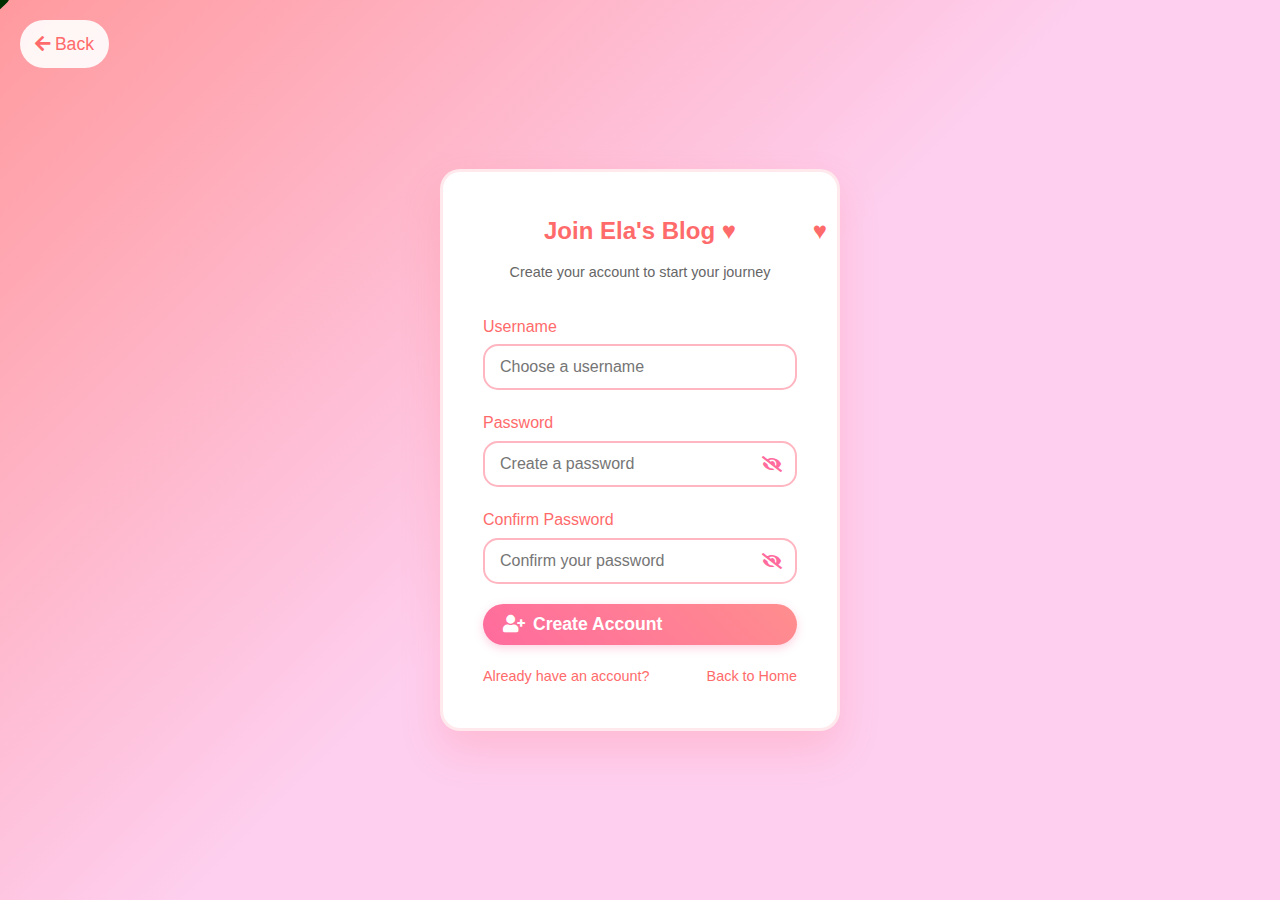
<file: Personal_Blog/register.html>
<!DOCTYPE html>
<html lang="en">
<head>
    <meta charset="UTF-8">
    <meta name="viewport" content="width=device-width, initial-scale=1.0">
    <title>Register - Ela's Blog</title>
    <link rel="stylesheet" href="styles.css">
    <link rel="stylesheet" href="https://cdnjs.cloudflare.com/ajax/libs/font-awesome/5.15.3/css/all.min.css">
</head>
<body>
    <div class="cursor"></div>
    
    <a href="index.html" class="back-link">
        <i class="fas fa-arrow-left"></i> Back
    </a>
    
    <div class="login-container">
        <div class="floating-hearts">
            <i class="fas fa-heart heart" style="top: 15%; left: 15%; font-size: 1.5rem; animation-delay: 0s;"></i>
            <i class="fas fa-heart heart" style="top: 70%; left: 85%; font-size: 1.2rem; animation-delay: 2s;"></i>
            <i class="fas fa-heart heart" style="top: 25%; left: 80%; font-size: 1.8rem; animation-delay: 4s;"></i>
            <i class="fas fa-heart heart" style="top: 85%; left: 10%; font-size: 1.3rem; animation-delay: 6s;"></i>
        </div>
        
        <div class="login-card">
            <div class="login-header">
                <h2>Join Ela's Blog ♥</h2>
                <p>Create your account to start your journey</p>
            </div>
            
            <form id="registerForm">
                <div class="form-group">
                    <label for="username">Username</label>
                    <input type="text" id="username" name="full_name" class="form-input" placeholder="Choose a username" required>
                </div>
                
                <div class="form-group">
                    <label for="password">Password</label>
                    <div class="password-container">
                        <input type="password" id="password" name="user_password" class="form-input" placeholder="Create a password" required>
                        <i class="fas fa-eye-slash password-toggle" onclick="togglePassword('password')"></i>
                    </div>
                </div>
                
                <div class="form-group">
                    <label for="confirm_password">Confirm Password</label>
                    <div class="password-container">
                        <input type="password" id="confirm_password" name="confirm_password" class="form-input" placeholder="Confirm your password" required>
                        <i class="fas fa-eye-slash password-toggle" onclick="togglePassword('confirm_password')"></i>
                    </div>
                </div>
                
                <button type="submit" class="login-btn">
                    <i class="fas fa-user-plus"></i> Create Account
                </button>
                
                <div class="login-links">
                    <a href="login.html">Already have an account?</a>
                    <a href="index.html">Back to Home</a>
                </div>
            </form>
        </div>
    </div>

    <script>
        // Check for URL parameters and show messages
        const urlParams = new URLSearchParams(window.location.search);
        
        if (urlParams.get('error') === 'password_mismatch') {
            alert('Passwords do not match!');
        }
        if (urlParams.get('error') === 'user_exists') {
            alert('Username already exists!');
        }
        if (urlParams.get('error') === 'db_error') {
            alert('Registration failed. Please try again.');
        }
        
        // Handle form submission
        document.getElementById('registerForm').addEventListener('submit', function(e) {
            e.preventDefault(); // Prevent default form submission

            const username = document.getElementById('username').value;
            const password = document.getElementById('password').value;
            const confirmPassword = document.getElementById('confirm_password').value;

            if (password !== confirmPassword) {
                alert('Passwords do not match!');
                return false;
            }

            // Frontend-only registration logic
            const users = JSON.parse(localStorage.getItem('users') || '[]');

            // Check if user already exists
            const existingUser = users.find(user => user.full_name === username);
            if (existingUser) {
                alert('Username already exists!');
                return false;
            }

            // Create new user
            const newUser = {
                id: Date.now(),
                full_name: username,
                user_password: password, // In a real app, this would be hashed
                created_at: new Date().toISOString()
            };

            users.push(newUser);
            localStorage.setItem('users', JSON.stringify(users));

            alert('Account created successfully! Welcome to Ela\'s Blog ♥');
            window.location.href = 'login.html'; // Redirect to login page

            return false;
        });
    </script>
    <script src="script.js"></script>
</body>
</html>
</file>
<file: style.css>
:root {
  --primary: #6a5acd;
  --secondary: #ffb6c1;
  --bg: #fffafc;
  --text: #333;
  --accent: #ff80ab;
}

body {
  font-family: 'Poppins', sans-serif;
  background: var(--bg);
  color: var(--text);
  margin: 0;
  scroll-behavior: smooth;
}

/* HEADER */
header {
  display: flex;
  justify-content: space-between;
  align-items: center;
  padding: 1rem 2rem;
  background: #fff;
  box-shadow: 0 3px 8px rgba(0,0,0,0.05);
  position: sticky;
  top: 0;
  z-index: 100;
}

header .logo {
  font-weight: 600;
  color: var(--primary);
  font-size: 1.2rem;
}

nav a {
  margin: 0 1rem;
  color: var(--text);
  text-decoration: none;
  font-weight: 500;
  transition: color 0.3s;
}

nav a:hover {
  color: var(--accent);
}

/* HERO */
.hero {
  display: flex;
  justify-content: space-around;
  align-items: center;
  padding: 4rem 1rem;
  flex-wrap: wrap;
  text-align: center;
}

.hero-text h1 {
  font-size: 2rem;
}

.hero-text span {
  color: var(--accent);
}

.hero-text button {
  margin-top: 1rem;
  padding: 0.7rem 1.5rem;
  border: none;
  background: var(--accent);
  color: #fff;
  border-radius: 8px;
  cursor: pointer;
  transition: transform 0.3s, box-shadow 0.3s;
}

.hero-text button:hover {
  transform: scale(1.05);
  box-shadow: 0 4px 10px rgba(255, 128, 171, 0.4);
}

.hero-img img {
  width: 250px;
  border-radius: 15px;
  border: 4px solid var(--secondary);
  box-shadow: 0 6px 15px rgba(255, 182, 193, 0.5);
  transition: transform 0.4s ease;
}

.hero-img img:hover {
  transform: scale(1.05);
}

/* SECTIONS */
section {
  max-width: 900px;
  margin: 3rem auto;
  text-align: center;
  padding: 1rem;
}

h2 {
  color: var(--primary);
  position: relative;
}

h2::after {
  content: "";
  display: block;
  width: 60px;
  height: 3px;
  background: var(--secondary);
  margin: 0.5rem auto;
  border-radius: 3px;
}

/* SKILLS */
.skills-grid {
  display: grid;
  grid-template-columns: repeat(auto-fit, minmax(140px, 1fr));
  gap: 1rem;
  margin-top: 1.5rem;
}

.skill-card {
  background: #fff;
  padding: 1rem;
  border-radius: 10px;
  box-shadow: 0 3px 8px rgba(0,0,0,0.05);
  transition: transform 0.3s;
}

.skill-card:hover {
  transform: translateY(-5px);
}

/* PROJECTS */
.projects-grid {
  display: grid;
  grid-template-columns: repeat(auto-fit, minmax(260px, 1fr));
  gap: 1.5rem;
}

.project-card {
  background: #fff;
  border-radius: 10px;
  padding: 1rem;
  box-shadow: 0 3px 8px rgba(0,0,0,0.08);
  transition: all 0.3s ease;
}

.project-card:hover {
  transform: scale(1.03);
  box-shadow: 0 6px 12px rgba(0,0,0,0.1);
}

/* CONTACT */
#contact a {
  color: var(--primary);
  text-decoration: none;
}

#contact a:hover {
  color: var(--accent);
}

/* FOOTER */
footer {
  text-align: center;
  padding: 1.5rem;
  font-size: 0.9rem;
  color: #777;
  border-top: 1px solid #eee;
}
</file>
<file: Personal_Blog/main.css>
/* Base Styles */
* {
    margin: 0;
    padding: 0;
    box-sizing: border-box;
    font-family: 'Segoe UI', Tahoma, Geneva, Verdana, sans-serif;
}

body {
    background-color: #fff5f8;
    color: #333;
    line-height: 1.6;
    overflow-x: hidden;
    cursor: auto;
}

a {
    text-decoration: none;
    color: #333;
    transition: color 0.3s ease;
}

a:hover {
    color: #ff6b9d;
}

/* Custom Cursor */
.cursor {
    width: 24px;
    height: 24px;
    position: fixed;
    pointer-events: none;
    transform: translate(-50%, -50%);
    z-index: 9999;
    transition: transform 0.1s ease;
    mix-blend-mode: difference;
    background-image: url('data:image/svg+xml;utf8,<svg xmlns="http://www.w3.org/2000/svg" width="24" height="24" viewBox="0 0 24 24" fill="%23ff6b9d"><path d="M12 21.35l-1.45-1.32C5.4 15.36 2 12.28 2 8.5 2 5.42 4.42 3 7.5 3c1.74 0 3.41.81 4.5 2.09C13.09 3.81 14.76 3 16.5 3 19.58 3 22 5.42 22 8.5c0 3.78-3.4 6.86-8.55 11.54L12 21.35z"/></svg>');
    background-size: contain;
    background-repeat: no-repeat;
}

.cursor.expand {
    transform: translate(-50%, -50%) scale(2);
    opacity: 0.7;
}

/* Header and Navigation */
header {
    display: flex;
    justify-content: space-between;
    align-items: center;
    padding: 20px 5%;
    background-color: #fff;
    box-shadow: 0 2px 10px rgba(0, 0, 0, 0.1);
    position: sticky;
    top: 0;
    z-index: 100;
    transition: all 0.3s ease;
    max-width: 1400px;
    margin: 0 auto;
    width: 100%;
}

header:hover {
    box-shadow: 0 4px 15px rgba(255, 107, 157, 0.2);
}

.logo {
    font-size: 1.8rem;
    font-weight: bold;
    color: #ff6b9d;
    cursor: pointer;
    transition: transform 0.3s ease;
    position: relative;
}

.logo span {
    font-size: 2.2rem;
}

.logo:hover {
    transform: scale(1.05);
}

.logo-hearts {
    position: absolute;
    top: -15px;
    right: -15px;
    font-size: 0.8rem;
    display: flex;
    cursor: pointer;
    transition: all 0.3s ease;
    padding: 5px;
    border-radius: 50%;
}

.logo-hearts:hover {
    transform: scale(1.2);
    background: rgba(255, 107, 157, 0.1);
}

.logo-hearts i {
    margin-left: 3px;
    opacity: 0;
    animation: float 3s ease-in-out infinite;
}

.logo-hearts i:nth-child(1) {
    animation-delay: 0s;
    font-size: 0.6rem;
}

.logo-hearts i:nth-child(2) {
    animation-delay: 0.5s;
    font-size: 0.8rem;
}

.logo-hearts i:nth-child(3) {
    animation-delay: 1s;
    font-size: 0.7rem;
}

.nav-links {
    display: flex;
    list-style: none;
}

.nav-links li {
    padding: 0 10px;
}

.nav-links a {
    font-weight: 500;
    position: relative;
}

.nav-links a:after {
    content: '';
    position: absolute;
    width: 0;
    height: 2px;
    bottom: -5px;
    left: 0;
    background-color: #ff6b9d;
    transition: width 0.3s ease;
}

.nav-links a:hover:after, .nav-links a.active:after {
    width: 100%;
}

.burger {
    display: none;
    cursor: pointer;
}

.login-btn {
    background: linear-gradient(45deg, #ff6b9d, #ff8e8e);
    color: white;
    padding: 10px 20px;
    border-radius: 25px;
    font-weight: 600;
    transition: all 0.3s ease;
    display: flex;
    align-items: center;
    gap: 8px;
    box-shadow: 0 3px 10px rgba(255, 107, 157, 0.3);
}

.login-btn:hover {
    transform: translateY(-2px);
    box-shadow: 0 6px 20px rgba(255, 107, 157, 0.4);
    color: white;
}

.burger div {
    width: 25px;
    height: 3px;
    background-color: #ff6b9d;
    margin: 5px;
    transition: all 0.3s ease;
}

/* Hero Section */
.hero {
    min-height: 90vh;
    display: flex;
    align-items: center;
    padding: 0 5%;
    background: linear-gradient(135deg, #fff5f8 0%, #ffdbea 100%);
    position: relative;
    overflow: hidden;
}

.bubbles {
    position: absolute;
    width: 100%;
    height: 100%;
    z-index: 0;
    overflow: hidden;
}

.bubble {
    position: absolute;
    bottom: -100px;
    width: 40px;
    height: 40px;
    background-color: rgba(255, 107, 157, 0.2);
    border-radius: 50%;
    opacity: 0.5;
    animation: rise 15s infinite ease-in;
}

.bubble:nth-child(1) {
    width: 40px;
    height: 40px;
    left: 10%;
    animation-duration: 12s;
}

.bubble:nth-child(2) {
    width: 20px;
    height: 20px;
    left: 20%;
    animation-duration: 16s;
    animation-delay: 1s;
}

.bubble:nth-child(3) {
    width: 50px;
    height: 50px;
    left: 35%;
    animation-duration: 13s;
    animation-delay: 2s;
}

.bubble:nth-child(4) {
    width: 80px;
    height: 80px;
    left: 50%;
    animation-duration: 18s;
    animation-delay: 0s;
}

.bubble:nth-child(5) {
    width: 35px;
    height: 35px;
    left: 55%;
    animation-duration: 14s;
    animation-delay: 1s;
}

.bubble:nth-child(6) {
    width: 45px;
    height: 45px;
    left: 65%;
    animation-duration: 16s;
    animation-delay: 3s;
}

.bubble:nth-child(7) {
    width: 25px;
    height: 25px;
    left: 75%;
    animation-duration: 12s;
    animation-delay: 2s;
}

.bubble:nth-child(8) {
    width: 30px;
    height: 30px;
    left: 85%;
    animation-duration: 15s;
    animation-delay: 1s;
}

.personal-info {
    display: flex;
    justify-content: space-between;
    align-items: center;
    width: 100%;
    max-width: 1200px;
    margin: 0 auto;
    position: relative;
    z-index: 1;
}

.introduction {
    flex: 1;
    padding-right: 50px;
    animation: fadeInLeft 1s ease-out;
}

.profile-container {
    flex: 1;
    display: flex;
    justify-content: center;
    position: relative;
}

.profile-image {
    animation: fadeInRight 1s ease-out, float 6s ease-in-out infinite;
}

.profile-image img {
    width: 300px;
    height: 300px;
    object-fit: cover;
    border-radius: 50%;
    box-shadow: 0 10px 30px rgba(255, 107, 157, 0.3);
    transition: transform 0.5s ease, box-shadow 0.5s ease;
    border: 5px solid #fff;
}

.profile-image:hover img {
    transform: scale(1.05) rotate(5deg);
    box-shadow: 0 15px 40px rgba(255, 107, 157, 0.4);
}

.floating-hearts {
    position: absolute;
    width: 100%;
    height: 100%;
}

.floating-hearts i {
    position: absolute;
    color: #ff6b9d;
    opacity: 0;
    animation: floatHeart 4s ease-in-out infinite;
}

.floating-hearts i:nth-child(1) {
    top: 20%;
    left: 0;
    font-size: 1.2rem;
}

.floating-hearts i:nth-child(2) {
    top: 10%;
    right: 20%;
    font-size: 0.8rem;
}

.floating-hearts i:nth-child(3) {
    bottom: 30%;
    left: 10%;
    font-size: 1rem;
}

.floating-hearts i:nth-child(4) {
    bottom: 10%;
    right: 10%;
    font-size: 1.5rem;
}

.floating-hearts i:nth-child(5) {
    top: 50%;
    right: 0;
    font-size: 0.9rem;
}

h1 {
    font-size: 3.5rem;
    margin-bottom: 15px;
    line-height: 1.2;
}

.animated-text {
    display: inline-block;
    position: relative;
}

.animated-text::after {
    content: '';
    position: absolute;
    width: 100%;
    height: 5px;
    bottom: 5px;
    left: 0;
    background-color: rgba(255, 107, 157, 0.3);
    z-index: -1;
    animation: underline 3s ease-in-out infinite;
}

.highlight {
    color: #ff6b9d;
    position: relative;
    display: inline-block;
}

.highlight::after {
    content: '';
    position: absolute;
    width: 100%;
    height: 30%;
    bottom: 0;
    left: 0;
    background-color: rgba(255, 107, 157, 0.2);
    z-index: -1;
    transition: height 0.3s ease;
}

.highlight:hover::after {
    height: 100%;
}

.tagline {
    font-size: 1.5rem;
    margin-bottom: 20px;
    color: #666;
}

.bio {
    margin-bottom: 30px;
    font-size: 1.1rem;
    max-width: 600px;
}

.explore-btn {
    padding: 8px 20px;
    background-color: #ff6b9d;
    color: white;
    border: none;
    border-radius: 25px;
    font-size: 0.9rem;
    font-weight: 600;
    cursor: pointer;
    transition: all 0.3s ease;
    display: inline-flex;
    align-items: center;
    gap: 8px;
    position: relative;
    overflow: hidden;
    text-decoration: none;
}

.explore-btn::before {
    content: '';
    position: absolute;
    top: 0;
    left: -100%;
    width: 100%;
    height: 100%;
    background: linear-gradient(90deg, transparent, rgba(255, 255, 255, 0.4), transparent);
    transition: 0.5s;
}

.explore-btn:hover::before {
    left: 100%;
}

.explore-btn i {
    transition: transform 0.3s ease;
}

.explore-btn:hover i {
    transform: translateX(5px);
}

.explore-btn:hover {
    background-color: #ff4785;
    transform: translateY(-3px);
    box-shadow: 0 5px 15px rgba(255, 107, 157, 0.4);
}

.explore-btn:active {
    transform: translateY(0);
    box-shadow: 0 2px 5px rgba(255, 107, 157, 0.4);
}

/* Featured Posts Section */
.featured-posts {
    padding: 80px 5%;
    background-color: #fff;
}

.featured-posts h2 {
    text-align: center;
    font-size: 2.5rem;
    margin-bottom: 50px;
    position: relative;
}

.featured-posts h2:after {
    content: '';
    position: absolute;
    width: 100px;
    height: 3px;
    background-color: #ff6b9d;
    bottom: -15px;
    left: 50%;
    transform: translateX(-50%);
}

.posts-container {
    display: flex;
    justify-content: space-between;
    flex-wrap: wrap;
    max-width: 1200px;
    margin: 0 auto;
    gap: 30px;
}

.post-card {
    flex: 1;
    min-width: 300px;
    background-color: #fff;
    border-radius: 15px;
    overflow: hidden;
    box-shadow: 0 5px 15px rgba(0, 0, 0, 0.05);
    transition: all 0.5s ease;
    opacity: 0;
    transform: translateY(30px);
    position: relative;
}

.post-card:hover {
    transform: translateY(-10px) !important;
    box-shadow: 0 15px 30px rgba(255, 107, 157, 0.2);
}

.post-img {
    height: 200px;
    background-color: #ff6b9d;
    background-size: cover;
    background-position: center;
    transition: transform 0.5s ease;
}

.post-card:hover .post-img {
    transform: scale(1.05);
}

.post-card:nth-child(1) .post-img {
    background-image: url('https://source.unsplash.com/random/600x400/?pink,creative');
}

.post-card:nth-child(2) .post-img {
    background-image: url('https://source.unsplash.com/random/600x400/?pink,inspiration');
}

.post-card:nth-child(3) .post-img {
    background-image: url('https://source.unsplash.com/random/600x400/?pink,selfcare');
}

.post-content {
    padding: 20px;
}

.post-date {
    display: block;
    font-size: 0.9rem;
    color: #999;
    margin-bottom: 10px;
}

.post-card h3 {
    font-size: 1.3rem;
    margin-bottom: 10px;
    transition: color 0.3s ease;
}

.post-card:hover h3 {
    color: #ff6b9d;
}

.post-card p {
    color: #666;
    margin-bottom: 15px;
}

.read-more {
    display: inline-block;
    color: #ff6b9d;
    font-weight: 600;
    position: relative;
    background: none;
    border: none;
    cursor: pointer;
    font-family: inherit;
    font-size: inherit;
    text-decoration: none;
}

.read-more:after {
    content: '→';
    margin-left: 5px;
    transition: transform 0.3s ease;
    display: inline-block;
}

.read-more:hover {
    color: #ff4785;
}

.read-more:hover:after {
    transform: translateX(5px);
}

.like-button {
    position: absolute;
    top: 20px;
    right: 20px;
    background-color: #fff;
    width: 40px;
    height: 40px;
    border-radius: 50%;
    display: flex;
    flex-direction: column;
    align-items: center;
    justify-content: center;
    box-shadow: 0 3px 10px rgba(0, 0, 0, 0.1);
    cursor: pointer;
    transition: all 0.3s ease;
    z-index: 2;
}

.like-button i {
    color: #ff6b9d;
    font-size: 1.2rem;
    transition: transform 0.3s ease;
}

.like-button span {
    font-size: 0.7rem;
    margin-top: 2px;
    color: #666;
}

.like-button:hover {
    transform: scale(1.1);
}

.heart-animation {
    position: absolute;
    color: #ff6b9d;
    animation: heartPop 1s forwards;
    pointer-events: none;
}

/* Newsletter Section */
.newsletter {
    padding: 80px 5%;
    background-color: #fff5f8;
    text-align: center;
}

.newsletter-content {
    max-width: 600px;
    margin: 0 auto;
}

.newsletter h2 {
    font-size: 2.5rem;
    margin-bottom: 20px;
}

.newsletter p {
    margin-bottom: 30px;
    font-size: 1.1rem;
}

.newsletter-form {
    display: flex;
    max-width: 500px;
    margin: 0 auto;
    box-shadow: 0 5px 15px rgba(0, 0, 0, 0.05);
    border-radius: 50px;
    overflow: hidden;
}

.newsletter-form input {
    flex: 1;
    padding: 15px 20px;
    border: none;
    outline: none;
    font-size: 1rem;
}

.newsletter-form button {
    padding: 15px 30px;
    background-color: #ff6b9d;
    color: white;
    border: none;
    font-size: 1rem;
    font-weight: 600;
    cursor: pointer;
    transition: all 0.3s ease;
    white-space: nowrap;
}

.newsletter-form button i {
    margin-left: 5px;
    transition: transform 0.3s ease;
}

.newsletter-form button:hover i {
    transform: translateX(3px);
}

.newsletter-form button.subscribed {
    background-color: #4CAF50;
}

/* Footer */
footer {
    background-color: #ff6b9d;
    color: #fff;
    padding: 25px 5%;
    text-align: center;
}

.footer-content {
    max-width: 1200px;
    margin: 0 auto;
}

.social-icons {
    margin-bottom: 20px;
}

.social-icons a {
    color: #fff;
    font-size: 1.5rem;
    margin: 0 15px;
    transition: all 0.3s ease;
    display: inline-block;
}

.social-icons a:hover {
    transform: translateY(-5px) scale(1.2);
}

footer p {
    font-size: 1rem;
}

footer i.fa-heart {
    color: #fff;
    animation: pulse 1.5s infinite;
}

/* Animations */
@keyframes fadeInLeft {
    from {
        opacity: 0;
        transform: translateX(-50px);
    }
    to {
        opacity: 1;
        transform: translateX(0);
    }
}

@keyframes fadeInRight {
    from {
        opacity: 0;
        transform: translateX(50px);
    }
    to {
        opacity: 1;
        transform: translateX(0);
    }
}

@keyframes float {
    0%, 100% {
        transform: translateY(0);
    }
    50% {
        transform: translateY(-20px);
    }
}

@keyframes floatHeart {
    0% {
        opacity: 0;
        transform: translateY(0) scale(0.5);
    }
    50% {
        opacity: 1;
        transform: translateY(-20px) scale(1);
    }
    100% {
        opacity: 0;
        transform: translateY(-40px) scale(0.5);
    }
}

@keyframes rise {
    0% {
        bottom: -100px;
        transform: translateX(0);
    }
    50% {
        transform: translateX(100px);
    }
    100% {
        bottom: 1080px;
        transform: translateX(-200px);
    }
}

@keyframes pulse {
    0% {
        transform: scale(1);
    }
    50% {
        transform: scale(1.3);
    }
    100% {
        transform: scale(1);
    }
}

@keyframes heartPop {
    0% {
        opacity: 1;
        transform: scale(0) translateY(0);
    }
    70% {
        opacity: 1;
        transform: scale(1.2) translateY(-20px);
    }
    100% {
        opacity: 0;
        transform: scale(1) translateY(-30px);
    }
}

@keyframes underline {
    0%, 100% {
        width: 100%;
    }
    50% {
        width: 90%;
    }
}

/* New Interactive About Page */
.about-hero {
    padding: 60px 5%;
    background: linear-gradient(135deg, #fff5f8 0%, #ffdbea 100%);
    min-height: 90vh;
}

.hero-content {
    display: flex;
    gap: 50px;
    max-width: 1200px;
    margin: 0 auto;
    align-items: flex-start;
}

/* Flip Card */
.profile-card {
    flex: 0 0 350px;
    height: 450px;
    perspective: 1000px;
    cursor: pointer;
}

.card-inner {
    position: relative;
    width: 100%;
    height: 100%;
    text-align: center;
    transition: transform 0.8s;
    transform-style: preserve-3d;
}

.profile-card.flipped .card-inner {
    transform: rotateY(180deg);
}

.card-front, .card-back {
    position: absolute;
    width: 100%;
    height: 100%;
    backface-visibility: hidden;
    border-radius: 20px;
    padding: 30px;
    box-shadow: 0 10px 30px rgba(255, 107, 157, 0.3);
    background: white;
    display: flex;
    flex-direction: column;
    justify-content: center;
    align-items: center;
    transition: all 0.3s ease;
}

.profile-card:hover .card-front,
.profile-card:hover .card-back {
    box-shadow: 0 15px 40px rgba(255, 107, 157, 0.4);
}

.card-back {
    transform: rotateY(180deg);
    background: linear-gradient(135deg, #ff6b9d, #ff4785);
    color: white;
    text-align: center;
    gap: 20px;
}

.card-back-icon {
    margin-bottom: 20px;
}

.card-back-icon i {
    font-size: 3rem;
    opacity: 0.9;
}

.card-back h3 {
    margin: 0 0 25px 0;
    font-size: 1.4rem;
    font-weight: 600;
}

.card-back-skills {
    display: flex;
    flex-wrap: wrap;
    gap: 8px;
    justify-content: center;
    margin-bottom: 25px;
}

.skill-tag {
    background: rgba(255, 255, 255, 0.2);
    padding: 6px 12px;
    border-radius: 15px;
    font-size: 0.85rem;
    font-weight: 500;
    transition: all 0.3s ease;
}

.skill-tag:hover {
    background: rgba(255, 255, 255, 0.3);
    transform: translateY(-2px);
}

.card-back-quote {
    margin-bottom: 25px;
    font-style: italic;
    opacity: 0.9;
}

.card-back-quote p {
    margin: 0;
    font-size: 1rem;
}

.card-back-experience {
    font-weight: 600;
    font-size: 1.1rem;
    opacity: 0.95;
}

.card-front img {
    width: 200px;
    height: 200px;
    border-radius: 50%;
    object-fit: cover;
    margin-bottom: 20px;
    box-shadow: 0 5px 20px rgba(255, 107, 157, 0.3);
}

.click-text {
    color: #ff6b9d;
    cursor: pointer;
    font-weight: 600;
    transition: all 0.3s ease;
    padding: 8px 16px;
    border-radius: 20px;
    border: 2px solid #ff6b9d;
    background: transparent;
}

.click-text:hover {
    background: #ff6b9d;
    color: white;
    transform: scale(1.05);
}

/* Interactive Story Section */
.interactive-story {
    flex: 1;
}

.story-tabs {
    display: flex;
    gap: 10px;
    margin-bottom: 30px;
}

.tab-btn {
    padding: 12px 24px;
    border: none;
    background: rgba(255, 107, 157, 0.1);
    color: #ff6b9d;
    border-radius: 25px;
    cursor: pointer;
    transition: all 0.3s ease;
    font-weight: 600;
}

.tab-btn.active, .tab-btn:hover {
    background: #ff6b9d;
    color: white;
    transform: translateY(-2px);
    box-shadow: 0 4px 12px rgba(255, 107, 157, 0.3);
}

.tab-btn:active {
    transform: translateY(0);
}

.tab-panel {
    display: none;
    opacity: 0;
    animation: fadeIn 0.5s ease;
}

.tab-panel.active {
    display: block;
    opacity: 1;
}

/* Animated Text */
.highlight-text {
    padding: 15px;
    margin: 10px 0;
    border-radius: 10px;
    cursor: pointer;
    transition: all 0.3s ease;
    border-left: 4px solid #ff6b9d;
    background: rgba(255, 107, 157, 0.05);
}

.highlight-text:hover {
    background: rgba(255, 107, 157, 0.1);
    transform: translateX(10px);
}

.highlight-text.highlighted {
    background: rgba(255, 107, 157, 0.2);
    transform: scale(1.02);
}

/* Skills Grid */
.skills-grid {
    display: grid;
    grid-template-columns: repeat(3, 1fr);
    gap: 20px;
}

.skills-intro {
    text-align: center;
    margin-bottom: 30px;
}

.skills-intro h3 {
    color: #ff6b9d;
    margin-bottom: 10px;
}

.skills-intro p {
    color: #666;
    font-size: 1.1rem;
}

.skill-card {
    background: white;
    padding: 20px;
    border-radius: 15px;
    text-align: center;
    cursor: pointer;
    transition: all 0.3s ease;
    box-shadow: 0 5px 15px rgba(0, 0, 0, 0.1);
}

.skill-desc {
    font-size: 0.9rem;
    color: #666;
    margin: 10px 0;
    line-height: 1.4;
}

.skill-card:hover {
    transform: translateY(-5px);
    box-shadow: 0 10px 25px rgba(255, 107, 157, 0.2);
}

.skill-card:active {
    transform: scale(0.98);
}

.skill-card i {
    font-size: 2rem;
    color: #ff6b9d;
    margin-bottom: 10px;
}

.skill-bar {
    width: 100%;
    height: 8px;
    background: #f0f0f0;
    border-radius: 4px;
    margin-top: 10px;
    overflow: hidden;
}

.skill-fill {
    height: 100%;
    background: linear-gradient(90deg, #ff6b9d, #ff4785);
    width: 0;
    transition: width 1s ease;
    border-radius: 4px;
}

/* Interactive Timeline */
.interactive-timeline {
    display: flex;
    flex-direction: column;
    gap: 15px;
}

.timeline-item {
    background: white;
    padding: 20px;
    border-radius: 15px;
    cursor: pointer;
    transition: all 0.3s ease;
    border-left: 5px solid #ff6b9d;
    position: relative;
    overflow: hidden;
}

.timeline-item:hover {
    transform: translateX(10px);
    box-shadow: 0 5px 20px rgba(255, 107, 157, 0.2);
}

.timeline-item::after {
    content: '▼';
    position: absolute;
    right: 20px;
    top: 50%;
    transform: translateY(-50%);
    color: #ff6b9d;
    transition: transform 0.3s ease;
}

.timeline-item.expanded::after {
    transform: translateY(-50%) rotate(180deg);
}

.timeline-item .year {
    font-weight: bold;
    color: #ff6b9d;
    font-size: 1.2rem;
}

.timeline-item .event {
    font-weight: 600;
    margin: 5px 0;
}

.timeline-item .details {
    color: #666;
    max-height: 0;
    overflow: hidden;
    transition: max-height 0.3s ease;
}

.timeline-item.expanded .details {
    max-height: 100px;
    margin-top: 10px;
}

/* Fun Facts Section */
.fun-facts {
    padding: 60px 5%;
    background: white;
}

.facts-grid {
    display: grid;
    grid-template-columns: repeat(auto-fit, minmax(200px, 1fr));
    gap: 20px;
    max-width: 800px;
    margin: 0 auto;
}

.fact-card {
    background: linear-gradient(135deg, #fff5f8, #ffdbea);
    padding: 30px;
    border-radius: 20px;
    text-align: center;
    cursor: pointer;
    transition: all 0.3s ease;
    box-shadow: 0 5px 15px rgba(0, 0, 0, 0.1);
}

.fact-card:hover {
    transform: rotateY(10deg) scale(1.05);
    box-shadow: 0 10px 25px rgba(255, 107, 157, 0.2);
}

.fact-icon {
    font-size: 3rem;
    margin-bottom: 15px;
}

.fact-text {
    font-weight: 600;
    color: #333;
}

@keyframes fadeIn {
    from { opacity: 0; transform: translateY(20px); }
    to { opacity: 1; transform: translateY(0); }
}

/* Posts Page */
.posts-page {
    padding: 80px 5%;
    background: white;
}

.posts-page h1 {
    text-align: center;
    margin-bottom: 50px;
    font-size: 2.5rem;
}

.all-posts-container {
    display: grid;
    grid-template-columns: repeat(auto-fit, minmax(350px, 1fr));
    gap: 30px;
    max-width: 1200px;
    margin: 0 auto;
}

.no-posts {
    text-align: center;
    color: #666;
    font-size: 1.2rem;
    grid-column: 1 / -1;
}

/* Comments Section */
.comments-section {
    margin-top: 30px;
    padding-top: 30px;
    border-top: 2px solid #f0f0f0;
}

.comments-section h3 {
    color: #ff6b9d;
    margin-bottom: 20px;
}

.comment-form {
    background: #f9f9f9;
    padding: 20px;
    border-radius: 10px;
    margin-bottom: 30px;
}

.comment-form input,
.comment-form textarea {
    width: 100%;
    padding: 10px;
    margin-bottom: 15px;
    border: 1px solid #ddd;
    border-radius: 5px;
    font-family: inherit;
}

.comment-form button,
.comment-btn {
    background: #ff6b9d;
    color: white;
    padding: 12px 24px;
    border: none;
    border-radius: 25px;
    cursor: pointer;
    font-weight: 600;
    display: flex;
    align-items: center;
    gap: 8px;
    transition: all 0.3s ease;
}

.comment-form button:hover,
.comment-btn:hover {
    background: #ff4785;
    transform: translateY(-2px);
    box-shadow: 0 4px 12px rgba(255, 107, 157, 0.3);
}

.modal {
    position: fixed;
    top: 0;
    left: 0;
    width: 100%;
    height: 100%;
    background: rgba(0, 0, 0, 0.8);
    z-index: 999;
}

header {
    z-index: 1001 !important;
    position: relative;
}

.modal-content {
    background: white;
    max-width: 800px;
    width: 90%;
    max-height: 90vh;
    overflow-y: auto;
    border-radius: 15px;
    position: relative;
    padding: 30px;
    margin: 20px;
    box-shadow: 0 10px 30px rgba(0, 0, 0, 0.3);
}

.post-full {
    margin-bottom: 30px;
}

.comments-section {
    border-top: 2px solid #f0f0f0;
    padding-top: 30px;
}

.comments-section h3 {
    color: #ff6b9d;
    margin-bottom: 20px;
    display: flex;
    align-items: center;
    gap: 10px;
}

.close {
    position: absolute;
    top: 15px;
    right: 20px;
    font-size: 28px;
    font-weight: bold;
    cursor: pointer;
    color: #999;
}

.close:hover {
    color: #ff6b9d;
}

.comment {
    background: white;
    padding: 15px;
    border-radius: 8px;
    margin-bottom: 15px;
    box-shadow: 0 2px 5px rgba(0, 0, 0, 0.1);
}

.comment-header {
    display: flex;
    justify-content: space-between;
    margin-bottom: 10px;
}

.comment-date {
    color: #999;
    font-size: 0.9rem;
}

.no-comments {
    text-align: center;
    color: #666;
    font-style: italic;
}

/* Enhanced Comments Section */
.comments-header {
    text-align: center;
    margin-bottom: 30px;
}

.comments-header h3 {
    font-size: 1.8rem;
    display: flex;
    align-items: center;
    justify-content: center;
    gap: 10px;
}

.comments-subtitle {
    color: #666;
    font-size: 1.1rem;
    margin: 0;
}

.comment-form h4 {
    color: #ff6b9d;
    margin-bottom: 20px;
    display: flex;
    align-items: center;
    gap: 8px;
    font-size: 1.2rem;
}

.form-row {
    display: grid;
    grid-template-columns: 1fr 1fr;
    gap: 15px;
    margin-bottom: 15px;
}

.comment-note {
    font-size: 0.9rem;
    color: #999;
    margin-top: 10px;
    text-align: center;
    font-style: italic;
}

.comment-message {
    padding: 12px 15px;
    border-radius: 8px;
    margin-top: 15px;
    display: flex;
    align-items: center;
    gap: 8px;
    font-weight: 500;
}

.comment-message.success {
    background: #d4edda;
    color: #155724;
    border: 1px solid #c3e6cb;
}

.comment-message.error {
    background: #f8d7da;
    color: #721c24;
    border: 1px solid #f5c6cb;
}

/* Journal Style Post Page */
.post-page {
    padding: 40px 5%;
    background: linear-gradient(135deg, #fff5f8 0%, #ffdbea 100%);
    min-height: 100vh;
}

.post-page .container {
    max-width: 800px;
    margin: 0 auto;
}

.journal-container {
    perspective: 1000px;
    margin-bottom: 60px;
}

.journal-page {
    background: #fff;
    padding: 50px 60px;
    border-radius: 15px;
    box-shadow: 
        0 20px 40px rgba(255, 107, 157, 0.15),
        0 0 0 1px rgba(255, 107, 157, 0.1),
        inset 0 1px 0 rgba(255, 255, 255, 0.8);
    position: relative;
    transform: rotateX(2deg) rotateY(-1deg);
    transition: all 0.3s ease;
    background-image: 
        linear-gradient(90deg, rgba(255, 107, 157, 0.1) 1px, transparent 1px),
        linear-gradient(rgba(255, 107, 157, 0.05) 1px, transparent 1px);
    background-size: 30px 25px;
    background-position: 40px 0;
}

.journal-page:hover {
    transform: rotateX(0deg) rotateY(0deg) scale(1.02);
    box-shadow: 0 25px 50px rgba(255, 107, 157, 0.2);
}

.journal-page::before {
    content: '';
    position: absolute;
    left: 40px;
    top: 0;
    bottom: 0;
    width: 2px;
    background: #ff6b9d;
    opacity: 0.3;
}

.journal-header {
    display: flex;
    justify-content: space-between;
    align-items: center;
    margin-bottom: 30px;
    padding-bottom: 15px;
    border-bottom: 2px solid rgba(255, 107, 157, 0.2);
}

.journal-date {
    color: #ff6b9d;
    font-size: 0.9rem;
    font-weight: 600;
    text-transform: uppercase;
    letter-spacing: 1px;
}

.journal-decoration {
    display: flex;
    gap: 8px;
}

.journal-decoration i {
    color: #ff6b9d;
    font-size: 1rem;
    animation: sparkle 2s ease-in-out infinite;
}

.journal-decoration i:nth-child(2) {
    animation-delay: 0.5s;
    color: #ffd700;
}

.journal-decoration i:nth-child(3) {
    animation-delay: 1s;
}

.journal-title {
    color: #333;
    font-size: 2.2rem;
    font-weight: 700;
    margin-bottom: 30px;
    text-align: center;
    font-family: 'Georgia', serif;
    position: relative;
}

.journal-title::after {
    content: '';
    position: absolute;
    bottom: -10px;
    left: 50%;
    transform: translateX(-50%);
    width: 60px;
    height: 3px;
    background: linear-gradient(90deg, #ff6b9d, #ff8e8e);
    border-radius: 2px;
}

.journal-image {
    position: relative;
    margin: 30px 0;
    text-align: center;
}

.journal-image img {
    width: 100%;
    max-width: 400px;
    height: 250px;
    object-fit: cover;
    border-radius: 10px;
    box-shadow: 0 10px 25px rgba(0, 0, 0, 0.15);
    transform: rotate(-1deg);
    transition: all 0.3s ease;
}

.journal-image:hover img {
    transform: rotate(0deg) scale(1.05);
}

.image-frame {
    position: absolute;
    top: -10px;
    left: 50%;
    transform: translateX(-50%) rotate(1deg);
    width: calc(100% + 20px);
    max-width: 420px;
    height: 270px;
    border: 3px solid #fff;
    border-radius: 10px;
    box-shadow: 0 5px 15px rgba(255, 107, 157, 0.2);
    z-index: -1;
}

.journal-content {
    position: relative;
    margin: 40px 0;
}

.journal-text {
    font-size: 1.1rem;
    line-height: 1.8;
    color: #444;
    font-family: 'Georgia', serif;
    text-align: justify;
    text-indent: 30px;
    position: relative;
    z-index: 2;
}

.journal-footer {
    text-align: right;
    margin-top: 40px;
    padding-top: 20px;
    border-top: 1px dashed rgba(255, 107, 157, 0.3);
}

.journal-signature {
    color: #ff6b9d;
    font-size: 1.2rem;
    font-style: italic;
    font-family: 'Georgia', serif;
}

@keyframes sparkle {
    0%, 100% { transform: scale(1) rotate(0deg); opacity: 0.7; }
    50% { transform: scale(1.2) rotate(180deg); opacity: 1; }
}

/* Gallery Page Styles */
.gallery-page {
    background: linear-gradient(135deg, #fff5f8 0%, #ffdbea 100%);
    min-height: 100vh;
}

.gallery-hero {
    padding: 80px 5% 60px;
    text-align: center;
}

.gallery-hero h1 {
    font-size: 2.5rem;
    margin-bottom: 30px;
    color: #333;
}

.gallery-intro {
    max-width: 800px;
    margin: 0 auto;
    font-size: 1.1rem;
    line-height: 1.7;
    color: #666;
}

.gallery-grid {
    padding: 0 5% 80px;
}

.gallery-items {
    max-width: 1200px;
    margin: 0 auto;
}

.category-section {
    margin-bottom: 60px;
}

.category-title {
    color: #ff6b9d;
    font-size: 1.8rem;
    margin-bottom: 30px;
    text-align: center;
    position: relative;
}

.category-title::after {
    content: '';
    position: absolute;
    bottom: -10px;
    left: 50%;
    transform: translateX(-50%);
    width: 60px;
    height: 3px;
    background: linear-gradient(90deg, #ff6b9d, #ff8e8e);
    border-radius: 2px;
}

.category-grid {
    display: grid;
    grid-template-columns: repeat(3, 1fr);
    gap: 30px;
}

@media (max-width: 768px) {
    .category-grid {
        grid-template-columns: repeat(2, 1fr);
        gap: 20px;
    }
}

@media (max-width: 480px) {
    .category-grid {
        grid-template-columns: 1fr;
    }
}

/* Animated Contact Page Styles */
.contact-page {
    background: linear-gradient(135deg, #fff5f8 0%, #ffdbea 100%);
    min-height: 100vh;
    padding: 40px 5%;
    position: relative;
    overflow: hidden;
}

.floating-hearts {
    position: absolute;
    width: 100%;
    height: 100%;
    pointer-events: none;
    z-index: 1;
}

.floating-hearts i {
    position: absolute;
    color: rgba(255, 107, 157, 0.4);
    font-size: 1.5rem;
    cursor: pointer;
    transition: all 0.3s ease;
}

.floating-hearts i:hover {
    color: rgba(255, 107, 157, 0.9);
    transform: scale(1.3) rotate(15deg);
    text-shadow: 0 0 10px rgba(255, 107, 157, 0.6);
}

.floating-hearts i:nth-child(1) { animation: heartBounce 3s ease-in-out infinite; animation-delay: 0s; }
.floating-hearts i:nth-child(2) { animation: heartPulse 2.5s ease-in-out infinite; animation-delay: 0.5s; }
.floating-hearts i:nth-child(3) { animation: heartSpin 4s linear infinite; animation-delay: 1s; }
.floating-hearts i:nth-child(4) { animation: heartFloat 3.5s ease-in-out infinite; animation-delay: 1.5s; }
.floating-hearts i:nth-child(5) { animation: heartWiggle 2s ease-in-out infinite; animation-delay: 2s; }
.floating-hearts i:nth-child(6) { animation: heartGlow 3s ease-in-out infinite; animation-delay: 2.5s; }

.floating-hearts i:nth-child(1) { left: 10%; animation-delay: 0s; }
.floating-hearts i:nth-child(2) { left: 20%; animation-delay: 2s; font-size: 1rem; }
.floating-hearts i:nth-child(3) { left: 70%; animation-delay: 4s; font-size: 1.2rem; }
.floating-hearts i:nth-child(4) { left: 80%; animation-delay: 6s; }
.floating-hearts i:nth-child(5) { left: 50%; animation-delay: 1s; font-size: 0.8rem; }
.floating-hearts i:nth-child(6) { left: 90%; animation-delay: 3s; font-size: 1.3rem; }

.bubbles {
    position: absolute;
    width: 100%;
    height: 100%;
    z-index: 0;
    overflow: hidden;
}

.bubble {
    position: absolute;
    bottom: -100px;
    width: 40px;
    height: 40px;
    background-color: rgba(255, 107, 157, 0.2);
    border-radius: 50%;
    opacity: 0.5;
    animation: rise 15s infinite ease-in;
}

.bubble:nth-child(1) {
    width: 40px;
    height: 40px;
    left: 10%;
    animation-duration: 12s;
}

.bubble:nth-child(2) {
    width: 20px;
    height: 20px;
    left: 20%;
    animation-duration: 16s;
    animation-delay: 1s;
}

.bubble:nth-child(3) {
    width: 50px;
    height: 50px;
    left: 35%;
    animation-duration: 13s;
    animation-delay: 2s;
}

.bubble:nth-child(4) {
    width: 80px;
    height: 80px;
    left: 50%;
    animation-duration: 18s;
    animation-delay: 0s;
}

.bubble:nth-child(5) {
    width: 35px;
    height: 35px;
    left: 75%;
    animation-duration: 14s;
    animation-delay: 1s;
}

.contact-hero {
    text-align: center;
    margin: 0 auto 80px;
    position: relative;
    z-index: 2;
    max-width: 800px;
    padding: 0 20px;
}

.animated-title {
    font-size: 3.5rem;
    color: #333;
    margin-bottom: 20px;
    animation: titleBounce 2s ease-out;
    cursor: pointer;
    transition: all 0.3s ease;
}

.animated-title:hover {
    transform: scale(1.05);
    text-shadow: 0 5px 15px rgba(255, 107, 157, 0.3);
}

.highlight {
    color: #ff6b9d;
    position: relative;
}

.hero-subtitle {
    font-size: 1.3rem;
    color: #666;
    max-width: 600px;
    margin: 0 auto 30px;
    animation: fadeInUp 1s ease-out 0.5s both;
    cursor: pointer;
    transition: all 0.3s ease;
}

.hero-subtitle:hover {
    color: #ff6b9d;
    transform: translateY(-2px);
}

.hero-decoration {
    display: flex;
    justify-content: center;
    gap: 20px;
    margin-top: 30px;
}

.pulse {
    animation: pulse 2s infinite;
    color: #ff6b9d;
    font-size: 1.5rem;
}

.sparkle {
    animation: sparkle 3s infinite;
    color: #ffd700;
    font-size: 1.2rem;
}

.contact-container {
    display: grid;
    grid-template-columns: 1fr 1fr;
    gap: 60px;
    max-width: 1200px;
    margin: 0 auto;
    position: relative;
    z-index: 2;
}

.contact-form-wrapper {
    background: rgba(255, 255, 255, 0.95);
    padding: 50px;
    border-radius: 25px;
    box-shadow: 0 25px 70px rgba(255, 107, 157, 0.15);
    position: relative;
    backdrop-filter: blur(10px);
    animation: slideInLeft 1s ease-out;
    width: 100%;
}

.form-decoration {
    text-align: center;
    margin-bottom: 30px;
}

.bounce {
    animation: bounce 2s infinite;
    font-size: 3rem;
    color: #ff6b9d;
}

.form-title {
    text-align: center;
    font-size: 2rem;
    color: #333;
    margin-bottom: 40px;
    font-family: 'Dancing Script', cursive;
}

.input-wrapper {
    position: relative;
    margin-bottom: 35px;
}

.input-wrapper input,
.input-wrapper textarea {
    width: 100%;
    padding: 15px 0 8px;
    border: none;
    background: transparent;
    font-size: 1.1rem;
    outline: none;
    color: #333;
    box-sizing: border-box;
}

.input-wrapper label {
    position: absolute;
    top: 15px;
    left: 0;
    color: #999;
    font-size: 1rem;
    transition: all 0.4s cubic-bezier(0.25, 0.8, 0.25, 1);
    pointer-events: none;
    font-style: italic;
}

.input-wrapper input:focus + label,
.input-wrapper textarea:focus + label,
.input-wrapper input:valid + label,
.input-wrapper textarea:valid + label {
    top: -8px;
    font-size: 0.85rem;
    color: #ff6b9d;
    font-weight: 600;
    transform: translateY(-5px);
}

.input-line {
    position: absolute;
    bottom: 0;
    left: 0;
    width: 100%;
    height: 2px;
    background: #f0f0f0;
    transition: all 0.4s ease;
}

.input-line::after {
    content: '';
    position: absolute;
    bottom: 0;
    left: 50%;
    width: 0;
    height: 2px;
    background: linear-gradient(45deg, #ff6b9d, #ff4785);
    transition: all 0.4s cubic-bezier(0.25, 0.8, 0.25, 1);
    transform: translateX(-50%);
}

.input-wrapper input:focus ~ .input-line::after,
.input-wrapper textarea:focus ~ .input-line::after {
    width: 100%;
}

.magic-btn {
    background: linear-gradient(45deg, #ff6b9d, #ff4785);
    color: white;
    border: none;
    padding: 18px 40px;
    border-radius: 50px;
    font-size: 1.2rem;
    font-weight: 600;
    cursor: pointer;
    transition: all 0.4s ease;
    display: flex;
    align-items: center;
    justify-content: center;
    gap: 12px;
    width: 100%;
    position: relative;
    overflow: hidden;
    box-shadow: 0 15px 35px rgba(255, 107, 157, 0.3);
}

.magic-btn:hover {
    transform: translateY(-5px) scale(1.02);
    box-shadow: 0 20px 45px rgba(255, 107, 157, 0.4);
}

.btn-sparkles {
    position: absolute;
    top: 50%;
    left: 50%;
    transform: translate(-50%, -50%);
    pointer-events: none;
}

.btn-sparkles i {
    position: absolute;
    color: rgba(255, 255, 255, 0.8);
    animation: sparkleBtn 2s infinite;
    font-size: 0.8rem;
}

.btn-sparkles i:nth-child(1) { top: -20px; left: -15px; animation-delay: 0s; }
.btn-sparkles i:nth-child(2) { top: -15px; right: -20px; animation-delay: 0.7s; }
.btn-sparkles i:nth-child(3) { bottom: -20px; left: 0; animation-delay: 1.4s; }

.contact-info-wrapper {
    animation: slideInRight 1s ease-out;
}

.info-card {
    background: rgba(255, 255, 255, 0.95);
    padding: 40px;
    border-radius: 25px;
    box-shadow: 0 25px 70px rgba(255, 107, 157, 0.15);
    backdrop-filter: blur(10px);
    height: fit-content;
    width: 100%;
}

.card-header {
    text-align: center;
    margin-bottom: 40px;
}

.heartbeat {
    animation: heartbeat 1.5s infinite;
    font-size: 2.5rem;
    color: #ff6b9d;
    margin-bottom: 15px;
}

.card-header h3 {
    font-size: 1.8rem;
    color: #333;
    margin: 0;
    font-family: 'Dancing Script', cursive;
}

.info-item {
    display: flex;
    align-items: center;
    gap: 20px;
    margin-bottom: 30px;
    padding: 25px;
    background: rgba(255, 107, 157, 0.05);
    border-radius: 20px;
    transition: all 0.4s cubic-bezier(0.25, 0.8, 0.25, 1);
    cursor: pointer;
}

.info-item:hover {
    background: rgba(255, 107, 157, 0.1);
    transform: translateX(10px) scale(1.02);
    box-shadow: 0 10px 25px rgba(255, 107, 157, 0.2);
}

.info-icon {
    width: 60px;
    height: 60px;
    border-radius: 50%;
    display: flex;
    align-items: center;
    justify-content: center;
    font-size: 1.5rem;
    color: white;
    transition: all 0.3s ease;
}

.email-icon { background: linear-gradient(45deg, #ff6b9d, #ff4785); }
.location-icon { background: linear-gradient(45deg, #4ecdc4, #44a08d); }
.time-icon { background: linear-gradient(45deg, #ffd89b, #19547b); }

.info-content h4 {
    margin: 0 0 8px 0;
    color: #333;
    font-size: 1.2rem;
    font-weight: 600;
}

.info-content p {
    margin: 0 0 5px 0;
    color: #666;
    font-weight: 500;
    font-size: 1rem;
}

.info-content span {
    color: #999;
    font-size: 0.9rem;
    font-style: italic;
}

.social-section {
    text-align: center;
    margin-top: 40px;
    padding-top: 30px;
    border-top: 1px solid rgba(255, 107, 157, 0.2);
}

.social-section h4 {
    color: #ff6b9d;
    font-size: 1.3rem;
    margin-bottom: 25px;
    font-family: 'Dancing Script', cursive;
}

.social-links {
    display: flex;
    justify-content: center;
    gap: 20px;
}

.social-link {
    width: 55px;
    height: 55px;
    border-radius: 50%;
    display: flex;
    align-items: center;
    justify-content: center;
    font-size: 1.4rem;
    color: white;
    text-decoration: none;
    transition: all 0.4s cubic-bezier(0.25, 0.8, 0.25, 1);
    position: relative;
    overflow: hidden;
}

.social-link::before {
    content: '';
    position: absolute;
    top: 0;
    left: -100%;
    width: 100%;
    height: 100%;
    background: rgba(255, 255, 255, 0.3);
    transition: left 0.5s ease;
}

.social-link:hover::before {
    left: 100%;
}

.social-link:hover {
    transform: translateY(-8px) rotate(360deg) scale(1.1);
    box-shadow: 0 15px 30px rgba(0, 0, 0, 0.2);
}

.instagram { background: linear-gradient(45deg, #e4405f, #833ab4, #fcb045); }
.twitter { background: linear-gradient(45deg, #1da1f2, #0d8bd9); }
.pinterest { background: linear-gradient(45deg, #bd081c, #e60023); }
.youtube { background: linear-gradient(45deg, #ff0000, #cc0000); }

/* Animations */
@keyframes floatUp {
    0% { transform: translateY(100vh) rotate(0deg); opacity: 0; }
    10% { opacity: 1; }
    90% { opacity: 1; }
    100% { transform: translateY(-100px) rotate(360deg); opacity: 0; }
}

@keyframes titleBounce {
    0% { transform: translateY(-50px); opacity: 0; }
    60% { transform: translateY(10px); opacity: 1; }
    100% { transform: translateY(0); }
}

@keyframes fadeInUp {
    from { transform: translateY(30px); opacity: 0; }
    to { transform: translateY(0); opacity: 1; }
}

@keyframes pulse {
    0%, 100% { transform: scale(1); }
    50% { transform: scale(1.2); }
}

@keyframes sparkle {
    0%, 100% { transform: scale(1) rotate(0deg); opacity: 0.7; }
    50% { transform: scale(1.3) rotate(180deg); opacity: 1; }
}

@keyframes bounce {
    0%, 20%, 50%, 80%, 100% { transform: translateY(0); }
    40% { transform: translateY(-20px); }
    60% { transform: translateY(-10px); }
}

@keyframes heartbeat {
    0%, 100% { transform: scale(1); }
    25% { transform: scale(1.1); }
    50% { transform: scale(1.2); }
    75% { transform: scale(1.1); }
}

@keyframes sparkleBtn {
    0%, 100% { transform: scale(0) rotate(0deg); opacity: 0; }
    50% { transform: scale(1) rotate(180deg); opacity: 1; }
}

@keyframes slideInLeft {
    from { transform: translateX(-100px); opacity: 0; }
    to { transform: translateX(0); opacity: 1; }
}

@keyframes slideInRight {
    from { transform: translateX(100px); opacity: 0; }
    to { transform: translateX(0); opacity: 1; }
}

@keyframes gradientShift {
    0%, 100% {
        background: linear-gradient(45deg, #ff6b9d, #ff4785);
    }
    50% {
        background: linear-gradient(45deg, #ff4785, #ff6b9d, #ffa8cc);
    }
}

@keyframes fadeInOut {
    0%, 100% {
        opacity: 0.2;
    }
    50% {
        opacity: 0.8;
    }
}

@keyframes heartBounce {
    0%, 100% { transform: translateY(0) scale(1); }
    50% { transform: translateY(-15px) scale(1.1); }
}

@keyframes heartPulse {
    0%, 100% { transform: scale(1); opacity: 0.4; }
    50% { transform: scale(1.2); opacity: 0.8; }
}

@keyframes heartSpin {
    0% { transform: rotate(0deg) scale(1); }
    25% { transform: rotate(90deg) scale(1.1); }
    50% { transform: rotate(180deg) scale(1); }
    75% { transform: rotate(270deg) scale(1.1); }
    100% { transform: rotate(360deg) scale(1); }
}

@keyframes heartFloat {
    0%, 100% { transform: translateY(0) translateX(0); }
    25% { transform: translateY(-10px) translateX(5px); }
    50% { transform: translateY(-5px) translateX(-5px); }
    75% { transform: translateY(-15px) translateX(3px); }
}

@keyframes heartWiggle {
    0%, 100% { transform: rotate(0deg); }
    25% { transform: rotate(5deg) scale(1.05); }
    50% { transform: rotate(-5deg) scale(1.1); }
    75% { transform: rotate(3deg) scale(1.05); }
}

@keyframes heartGlow {
    0%, 100% { 
        opacity: 0.4;
        text-shadow: 0 0 5px rgba(255, 107, 157, 0.3);
        transform: scale(1);
    }
    50% { 
        opacity: 0.9;
        text-shadow: 0 0 20px rgba(255, 107, 157, 0.8);
        transform: scale(1.15);
    }
}

@keyframes rise {
    0% {
        bottom: -100px;
        transform: translateX(0);
    }
    50% {
        transform: translateX(100px);
    }
    100% {
        bottom: 1080px;
        transform: translateX(-200px);
    }
}

@media (max-width: 768px) {
    .contact-container {
        grid-template-columns: 1fr;
        gap: 40px;
    }
    
    .animated-title {
        font-size: 2.5rem;
    }
    
    .contact-form-wrapper,
    .info-card {
        padding: 35px 25px;
    }
    
    .info-item {
        flex-direction: column;
        text-align: center;
        gap: 15px;
    }
    
    .floating-hearts {
        display: none;
    }
}

.gallery-item {
    position: relative;
    border-radius: 15px;
    overflow: hidden;
    cursor: pointer;
    transition: all 0.3s ease;
    box-shadow: 0 10px 25px rgba(255, 107, 157, 0.1);
}

.gallery-item:hover {
    transform: translateY(-10px);
    box-shadow: 0 20px 40px rgba(255, 107, 157, 0.2);
}

.gallery-item img {
    width: 100%;
    height: 300px;
    object-fit: cover;
    transition: transform 0.3s ease;
}

.gallery-item:hover img {
    transform: scale(1.1);
}

.gallery-overlay {
    position: absolute;
    bottom: 0;
    left: 0;
    right: 0;
    background: linear-gradient(transparent, rgba(0, 0, 0, 0.8));
    color: white;
    padding: 30px 20px 20px;
    transform: translateY(100%);
    transition: transform 0.3s ease;
}

.gallery-item:hover .gallery-overlay {
    transform: translateY(0);
}

.gallery-overlay h3 {
    margin-bottom: 8px;
    font-size: 1.2rem;
}

.gallery-overlay p {
    font-size: 0.9rem;
    opacity: 0.9;
}

/* Image Modal */
.image-modal {
    display: none;
    position: fixed;
    top: 0;
    left: 0;
    width: 100%;
    height: 100%;
    background: rgba(0, 0, 0, 0.9);
    z-index: 1000;
    align-items: center;
    justify-content: center;
}

.image-modal .modal-content {
    max-width: 90%;
    max-height: 90%;
    position: relative;
    text-align: center;
}

.image-modal img {
    max-width: 100%;
    max-height: 70vh;
    border-radius: 10px;
}

.image-info {
    color: white;
    padding: 20px;
}

.image-info h3 {
    color: #ff6b9d;
    margin-bottom: 10px;
}

.image-modal .close {
    position: absolute;
    top: -40px;
    right: 0;
    color: white;
    font-size: 30px;
    cursor: pointer;
}

@media (max-width: 768px) {
    .gallery-items {
        grid-template-columns: repeat(auto-fit, minmax(250px, 1fr));
        gap: 20px;
    }
    
    .gallery-hero h1 {
        font-size: 2rem;
    }
    
    .gallery-intro {
        font-size: 1rem;
    }
}

@media (max-width: 768px) {
    .form-row {
        grid-template-columns: 1fr;
    }
    
    .post-header h1 {
        font-size: 2rem;
    }
    
    .post-page {
        padding: 20px 5%;
    }
}

/* Responsive Design */
@media screen and (max-width: 1024px) {
    .personal-info {
        flex-direction: column;
        text-align: center;
    }
    
    .introduction {
        padding-right: 0;
        margin-bottom: 50px;
    }
    
    .bio {
        margin: 0 auto 30px;
    }
    
    .explore-btn {
        margin: 0 auto;
    }
    
    .posts-container {
        justify-content: center;
    }
    
    .hero-content {
        flex-direction: column;
        align-items: center;
    }
    
    .profile-card {
        flex: none;
        margin-bottom: 30px;
    }
    
    .skills-grid {
        grid-template-columns: repeat(2, 1fr);
    }
}

@media screen and (max-width: 768px) {
    body {
        cursor: auto;
    }
    
    .cursor {
        display: none;
    }
    
    .nav-links {
        position: absolute;
        right: 0;
        height: 92vh;
        top: 8vh;
        background-color: #fff;
        display: flex;
        flex-direction: column;
        align-items: center;
        width: 50%;
        transform: translateX(100%);
        transition: transform 0.5s ease-in;
        box-shadow: -5px 0 10px rgba(0, 0, 0, 0.1);
        z-index: 10;
    }
    
    .nav-links li {
        opacity: 0;
        padding: 20px;
    }
    
    .burger {
        display: block;
    }
    
    .nav-active {
        transform: translateX(0%);
    }
    
    @keyframes navLinkFade {
        from {
            opacity: 0;
            transform: translateX(50px);
        }
        to {
            opacity: 1;
            transform: translateX(0);
        }
    }
    
    .toggle .line1 {
        transform: rotate(-45deg) translate(-5px, 6px);
    }
    
    .toggle .line2 {
        opacity: 0;
    }
    
    .toggle .line3 {
        transform: rotate(45deg) translate(-5px, -6px);
    }
    
    h1 {
        font-size: 2.5rem;
    }
    
    .tagline {
        font-size: 1.2rem;
    }
    
    .profile-image img {
        width: 250px;
        height: 250px;
    }
    
    .newsletter-form {
        flex-direction: column;
        border-radius: 10px;
    }
    
    .newsletter-form input {
        width: 100%;
        border-radius: 10px 10px 0 0;
    }
    
    .newsletter-form button {
        width: 100%;
        border-radius: 0 0 10px 10px;
    }
}

@media screen and (max-width: 600px) {
    .skills-grid {
        grid-template-columns: 1fr;
    }
    
    .story-tabs {
        flex-wrap: wrap;
    }
}
/* Photo Album Styles */
.photo-album {
    background: white;
    border-radius: 20px;
    overflow: hidden;
    box-shadow: 0 10px 30px rgba(0, 0, 0, 0.1);
    transition: all 0.3s ease;
    cursor: pointer;
    position: relative;
}

.photo-album:hover {
    transform: translateY(-10px) scale(1.02);
    box-shadow: 0 20px 40px rgba(255, 107, 157, 0.2);
}

.album-cover {
    position: relative;
    height: 300px;
    overflow: hidden;
}

.album-cover img {
    width: 100%;
    height: 100%;
    object-fit: cover;
    transition: transform 0.3s ease;
}

.photo-album:hover .album-cover img {
    transform: scale(1.1);
}

.album-overlay {
    position: absolute;
    bottom: 0;
    left: 0;
    right: 0;
    background: linear-gradient(transparent, rgba(0, 0, 0, 0.8));
    padding: 30px 20px 20px;
    color: white;
}

.album-title {
    font-size: 1.3rem;
    margin-bottom: 5px;
    font-weight: 700;
}

.photo-count {
    font-size: 0.9rem;
    opacity: 0.9;
    margin-bottom: 10px;
}

.album-preview {
    display: flex;
    gap: 5px;
    align-items: center;
}

.preview-dot {
    width: 8px;
    height: 8px;
    border-radius: 50%;
    background: rgba(255, 255, 255, 0.7);
}

.preview-more {
    font-size: 0.8rem;
    margin-left: 5px;
    opacity: 0.8;
}

/* Album Modal */
.album-modal {
    position: fixed;
    top: 0;
    left: 0;
    width: 100%;
    height: 100%;
    background: rgba(0, 0, 0, 0.9);
    display: flex;
    align-items: center;
    justify-content: center;
    z-index: 1000;
}

.album-modal .modal-content {
    background: white;
    border-radius: 20px;
    width: 90%;
    max-width: 1000px;
    max-height: 80vh;
    overflow-y: auto;
}

.album-modal .modal-header {
    display: flex;
    justify-content: space-between;
    align-items: center;
    padding: 25px 30px;
    border-bottom: 2px solid #ffdbea;
}

.album-modal .modal-header h2 {
    color: #ff6b9d;
    margin: 0;
}

.close-album {
    font-size: 2rem;
    cursor: pointer;
    color: #999;
    transition: color 0.3s ease;
}

.close-album:hover {
    color: #ff6b9d;
}

.album-photos {
    display: grid;
    grid-template-columns: repeat(auto-fit, minmax(250px, 1fr));
    gap: 20px;
    padding: 30px;
}

.album-photo {
    background: white;
    border-radius: 15px;
    overflow: hidden;
    box-shadow: 0 5px 15px rgba(0, 0, 0, 0.1);
    transition: all 0.3s ease;
    cursor: pointer;
}

.album-photo:hover {
    transform: translateY(-5px);
    box-shadow: 0 10px 25px rgba(255, 107, 157, 0.2);
}

.album-photo img {
    width: 100%;
    height: 200px;
    object-fit: cover;
}

.photo-info {
    padding: 15px;
}

.photo-info h4 {
    color: #333;
    margin-bottom: 5px;
    font-size: 1rem;
}

.photo-info p {
    color: #666;
    font-size: 0.9rem;
    line-height: 1.4;
}

/* Gallery Grid for Albums */
#galleryItems {
    display: grid;
    grid-template-columns: repeat(auto-fit, minmax(350px, 1fr));
    gap: 30px;
    padding: 20px 0;
}

@media (max-width: 768px) {
    #galleryItems {
        grid-template-columns: 1fr;
        gap: 20px;
    }
    
    .album-photos {
        grid-template-columns: repeat(auto-fit, minmax(200px, 1fr));
        gap: 15px;
        padding: 20px;
    }
}
/* Newsletter subscription styles */
.subscribe-message {
    margin-top: 15px;
    text-align: center;
}

.subscribe-message .success {
    color: #27ae60;
    background: rgba(39, 174, 96, 0.1);
    padding: 10px 15px;
    border-radius: 20px;
    border: 1px solid rgba(39, 174, 96, 0.3);
}

.subscribe-message .error {
    color: #e74c3c;
    background: rgba(231, 76, 60, 0.1);
    padding: 10px 15px;
    border-radius: 20px;
    border: 1px solid rgba(231, 76, 60, 0.3);
}
/* Floating Hearts Background */
.floating-hearts-bg {
    position: fixed;
    top: 0;
    left: 0;
    width: 100%;
    height: 100%;
    pointer-events: none;
    z-index: 1;
}

.floating-hearts-bg i {
    position: absolute;
    color: rgba(255, 107, 157, 0.3);
    font-size: 20px;
    animation-duration: 8s;
    animation-iteration-count: infinite;
    animation-timing-function: ease-in-out;
}

.floating-hearts-bg i:nth-child(1) {
    left: 10%;
    animation: heartBounce 6s infinite;
    animation-delay: 0s;
}

.floating-hearts-bg i:nth-child(2) {
    left: 20%;
    animation: heartPulse 4s infinite;
    animation-delay: 1s;
}

.floating-hearts-bg i:nth-child(3) {
    left: 35%;
    animation: heartSpin 8s infinite;
    animation-delay: 2s;
}

.floating-hearts-bg i:nth-child(4) {
    left: 50%;
    animation: heartFloat 5s infinite;
    animation-delay: 0.5s;
}

.floating-hearts-bg i:nth-child(5) {
    left: 70%;
    animation: heartWiggle 3s infinite;
    animation-delay: 1.5s;
}

.floating-hearts-bg i:nth-child(6) {
    left: 85%;
    animation: heartGlow 7s infinite;
    animation-delay: 3s;
}

/* Heart Animations */
@keyframes heartBounce {
    0%, 100% {
        transform: translateY(0px) scale(1);
    }
    25% {
        transform: translateY(-20px) scale(1.1);
    }
    50% {
        transform: translateY(-10px) scale(1);
    }
    75% {
        transform: translateY(-15px) scale(1.05);
    }
}

@keyframes heartPulse {
    0%, 100% {
        transform: scale(1);
        opacity: 0.7;
    }
    50% {
        transform: scale(1.3);
        opacity: 1;
    }
}

@keyframes heartSpin {
    0% {
        transform: rotate(0deg) scale(1);
    }
    25% {
        transform: rotate(90deg) scale(1.1);
    }
    50% {
        transform: rotate(180deg) scale(1);
    }
    75% {
        transform: rotate(270deg) scale(1.1);
    }
    100% {
        transform: rotate(360deg) scale(1);
    }
}

@keyframes heartFloat {
    0%, 100% {
        transform: translateY(0px) translateX(0px);
    }
    25% {
        transform: translateY(-15px) translateX(5px);
    }
    50% {
        transform: translateY(-25px) translateX(-5px);
    }
    75% {
        transform: translateY(-10px) translateX(3px);
    }
}

@keyframes heartWiggle {
    0%, 100% {
        transform: rotate(0deg);
    }
    25% {
        transform: rotate(5deg) scale(1.05);
    }
    50% {
        transform: rotate(-5deg) scale(1.1);
    }
    75% {
        transform: rotate(3deg) scale(1.05);
    }
}

@keyframes heartGlow {
    0%, 100% {
        opacity: 0.3;
        transform: scale(1);
        filter: brightness(1);
    }
    50% {
        opacity: 0.8;
        transform: scale(1.2);
        filter: brightness(1.5);
    }
}
/* Profile Floating Hearts */
.profile-container .floating-hearts {
    position: absolute;
    top: 0;
    left: 0;
    width: 100%;
    height: 100%;
    pointer-events: none;
}

.profile-container .floating-hearts i {
    position: absolute;
    color: rgba(255, 107, 157, 0.6);
    font-size: 16px;
    animation-duration: 4s;
    animation-iteration-count: infinite;
    animation-timing-function: ease-in-out;
}

.profile-container .floating-hearts i:nth-child(1) {
    top: 20%;
    left: -10%;
    animation: profileHeartFloat1 3s infinite;
    animation-delay: 0s;
}

.profile-container .floating-hearts i:nth-child(2) {
    top: 10%;
    right: -15%;
    animation: profileHeartFloat2 4s infinite;
    animation-delay: 0.5s;
}

.profile-container .floating-hearts i:nth-child(3) {
    bottom: 30%;
    left: -20%;
    animation: profileHeartFloat3 3.5s infinite;
    animation-delay: 1s;
}

.profile-container .floating-hearts i:nth-child(4) {
    bottom: 10%;
    right: -10%;
    animation: profileHeartFloat4 4.5s infinite;
    animation-delay: 1.5s;
}

.profile-container .floating-hearts i:nth-child(5) {
    top: 50%;
    left: -25%;
    animation: profileHeartFloat5 3.8s infinite;
    animation-delay: 2s;
}

@keyframes profileHeartFloat1 {
    0%, 100% {
        transform: translateY(0px) translateX(0px) scale(1);
        opacity: 0.6;
    }
    50% {
        transform: translateY(-15px) translateX(10px) scale(1.2);
        opacity: 1;
    }
}

@keyframes profileHeartFloat2 {
    0%, 100% {
        transform: translateY(0px) translateX(0px) rotate(0deg);
        opacity: 0.5;
    }
    50% {
        transform: translateY(-20px) translateX(-8px) rotate(15deg);
        opacity: 0.9;
    }
}

@keyframes profileHeartFloat3 {
    0%, 100% {
        transform: translateY(0px) scale(1);
        opacity: 0.7;
    }
    50% {
        transform: translateY(-12px) scale(1.3);
        opacity: 1;
    }
}

@keyframes profileHeartFloat4 {
    0%, 100% {
        transform: translateX(0px) rotate(0deg);
        opacity: 0.4;
    }
    50% {
        transform: translateX(-15px) rotate(-10deg);
        opacity: 0.8;
    }
}

@keyframes profileHeartFloat5 {
    0%, 100% {
        transform: translateY(0px) translateX(0px) scale(1);
        opacity: 0.6;
    }
    25% {
        transform: translateY(-8px) translateX(5px) scale(1.1);
        opacity: 0.9;
    }
    75% {
        transform: translateY(-18px) translateX(-3px) scale(1.2);
        opacity: 1;
    }
}

.profile-container {
    position: relative;
}
/* Heart Like Animations */
@keyframes heartLike {
    0% { transform: scale(1); }
    50% { transform: scale(1.4); color: #ff1744; }
    100% { transform: scale(1); }
}

@keyframes countPop {
    0% { transform: scale(1); }
    50% { transform: scale(1.2); }
    100% { transform: scale(1); }
}

.like-button {
    cursor: pointer;
    transition: all 0.3s ease;
}

.like-button:hover {
    transform: scale(1.05);
}

.like-button:hover i {
    color: #ff6b9d;
}
</file>
<file: Personal_Blog/animations.css>
/* Additional Animations */
@keyframes fadeIn {
    from { opacity: 0; }
    to { opacity: 1; }
}

@keyframes slideInFromBottom {
    from { 
        transform: translateY(50px);
        opacity: 0;
    }
    to { 
        transform: translateY(0);
        opacity: 1;
    }
}

@keyframes gradientFlow {
    0% {
        background-position: 0% 50%;
    }
    50% {
        background-position: 100% 50%;
    }
    100% {
        background-position: 0% 50%;
    }
}

@keyframes bounce {
    0%, 20%, 50%, 80%, 100% {
        transform: translateY(0);
    }
    40% {
        transform: translateY(-20px);
    }
    60% {
        transform: translateY(-10px);
    }
}

/* Apply animations to elements */
header {
    animation: slideInFromBottom 0.8s ease-out;
    background: linear-gradient(90deg, #fff, #fff9fb, #fff);
    background-size: 200% 200%;
    animation: gradientFlow 15s ease infinite;
}

.nav-links a {
    position: relative;
    overflow: hidden;
    display: inline-block;
    padding: 5px 0;
}

.nav-links a::before {
    content: '';
    position: absolute;
    bottom: 0;
    left: 0;
    width: 100%;
    height: 2px;
    background-color: #ff6b9d;
    transform: scaleX(0);
    transform-origin: right;
    transition: transform 0.3s ease;
}

.nav-links a:hover::before {
    transform: scaleX(1);
    transform-origin: left;
}

.nav-links a.active::before {
    transform: scaleX(1);
}

.logo {
    position: relative;
}

.logo::after {
    content: '';
    position: absolute;
    width: 100%;
    height: 5px;
    bottom: -5px;
    left: 0;
    background: linear-gradient(90deg, #ff6b9d, #ff9eb5, #ff6b9d);
    background-size: 200% 200%;
    animation: gradientFlow 3s ease infinite;
    border-radius: 5px;
}

.explore-btn {
    animation: bounce 5s infinite;
    animation-delay: 2s;
}

.post-card {
    animation-name: fadeIn;
    animation-duration: 0.8s;
    animation-fill-mode: forwards;
}

.post-card:nth-child(1) {
    animation-delay: 0.2s;
}

.post-card:nth-child(2) {
    animation-delay: 0.4s;
}

.post-card:nth-child(3) {
    animation-delay: 0.6s;
}

/* Add shimmer effect to buttons */
.newsletter-form button, .explore-btn {
    background: linear-gradient(90deg, #ff6b9d, #ff9eb5, #ff6b9d);
    background-size: 200% 200%;
    animation: gradientFlow 3s ease infinite;
}

/* Add subtle animation to the entire page */
html {
    scroll-behavior: smooth;
}

/* Add hover effects to social icons */
.social-icons a {
    position: relative;
}

.social-icons a::before {
    content: '';
    position: absolute;
    top: -5px;
    left: -5px;
    right: -5px;
    bottom: -5px;
    background: rgba(255, 107, 157, 0.3);
    border-radius: 50%;
    transform: scale(0);
    transition: transform 0.3s ease;
}

.social-icons a:hover::before {
    transform: scale(1);
}
</file>
<file: Personal_Blog/styles.css>
/* Base Styles */
* {
    margin: 0;
    padding: 0;
    box-sizing: border-box;
    font-family: 'Segoe UI', Tahoma, Geneva, Verdana, sans-serif;
}

body {
    background: linear-gradient(135deg, #ff9a9e 0%, #fecfef 50%, #fecfef 100%);
    color: #333;
    line-height: 1.6;
    overflow-x: hidden;
    cursor: auto;
    min-height: 100vh;
}

a {
    text-decoration: none;
    color: #333;
    transition: color 0.3s ease;
}

a:hover {
    color: #ff6b9d;
}

/* Custom Cursor */
.cursor {
    width: 24px;
    height: 24px;
    position: fixed;
    pointer-events: none;
    transform: translate(-50%, -50%);
    z-index: 9999;
    transition: transform 0.1s ease;
    mix-blend-mode: difference;
    background-image: url('data:image/svg+xml;utf8,<svg xmlns="http://www.w3.org/2000/svg" width="24" height="24" viewBox="0 0 24 24" fill="%23ff6b9d"><path d="M12 21.35l-1.45-1.32C5.4 15.36 2 12.28 2 8.5 2 5.42 4.42 3 7.5 3c1.74 0 3.41.81 4.5 2.09C13.09 3.81 14.76 3 16.5 3 19.58 3 22 5.42 22 8.5c0 3.78-3.4 6.86-8.55 11.54L12 21.35z"/></svg>');
    background-size: contain;
    background-repeat: no-repeat;
}

.cursor.expand {
    transform: translate(-50%, -50%) scale(2);
    opacity: 0.7;
}

/* Landing Page Styles */
.landing-container {
    min-height: 100vh;
    background: linear-gradient(135deg, #fff5f8 0%, #ffdbea 100%);
    display: flex;
    align-items: center;
    justify-content: center;
    position: relative;
    overflow: hidden;
}

.welcome-content {
    text-align: center;
    z-index: 10;
    animation: fadeInUp 1s ease-out;
}

.welcome-title {
    font-size: 4rem;
    margin-bottom: 20px;
    color: #333;
}

.welcome-subtitle {
    font-size: 1.3rem;
    color: #666;
    margin-bottom: 40px;
}

.enter-btn {
    display: inline-flex;
    align-items: center;
    gap: 10px;
    padding: 15px 30px;
    background: linear-gradient(45deg, #ff6b9d, #ff4785);
    color: white;
    text-decoration: none;
    border-radius: 30px;
    font-weight: 600;
    font-size: 1.1rem;
    transition: all 0.3s ease;
    box-shadow: 0 5px 15px rgba(255, 107, 157, 0.3);
}

.enter-btn:hover {
    transform: translateY(-3px);
    box-shadow: 0 8px 25px rgba(255, 107, 157, 0.4);
    color: white;
}

.secret-heart {
    position: absolute;
    top: 30px;
    right: 30px;
    width: 50px;
    height: 50px;
    background: rgba(255, 107, 157, 0.1);
    border-radius: 50%;
    display: flex;
    align-items: center;
    justify-content: center;
    cursor: pointer;
    transition: all 0.3s ease;
    z-index: 20;
}

.secret-heart:hover {
    background: rgba(255, 107, 157, 0.2);
    transform: scale(1.1);
}

.secret-heart i {
    color: #ff6b9d;
    font-size: 1.5rem;
    transition: all 0.3s ease;
}

.secret-heart:hover i {
    transform: scale(1.2);
}

@keyframes heartPulse {
    0% { transform: scale(1); }
    50% { transform: scale(1.3); }
    100% { transform: scale(1); }
}

.landing-hero {
    height: 100vh;
    display: flex;
    align-items: center;
    justify-content: center;
    background: linear-gradient(135deg, #ff9a9e 0%, #fecfef 50%, #fecfef 100%);
    text-align: center;
    color: #333;
    position: relative;
    overflow: hidden;
}

.floating-hearts {
    position: absolute;
    width: 100%;
    height: 100%;
    pointer-events: none;
}

.heart {
    position: absolute;
    color: rgba(255, 182, 193, 0.6);
    animation: float 6s ease-in-out infinite;
}

.blog-logo {
    position: absolute;
    top: 30px;
    left: 30px;
    z-index: 3;
    animation: fadeInUp 1s ease 0.1s both;
}

.blog-title {
    font-size: 1.8rem;
    font-weight: 700;
    background: linear-gradient(45deg, #ff6b6b, #4ecdc4);
    -webkit-background-clip: text;
    -webkit-text-fill-color: transparent;
    letter-spacing: 1px;
}

.landing-content {
    z-index: 2;
    position: relative;
    text-align: center;
    max-width: 600px;
    padding: 0 20px;
}

.welcome-section h1 {
    font-size: 3rem;
    margin-bottom: 1rem;
    animation: bounceIn 1.2s ease 0.3s both, dreamyGlow 3s ease-in-out infinite;
    background: linear-gradient(45deg, #ff6b6b, #4ecdc4, #ff6b6b, #ffd700);
    background-size: 300% 300%;
    -webkit-background-clip: text;
    -webkit-text-fill-color: transparent;
}

.welcome-section p {
    font-size: 1.2rem;
    margin-bottom: 2.5rem;
    animation: slideInUp 1s ease 0.6s both, textShimmer 5s ease-in-out infinite;
    line-height: 1.6;
    background: linear-gradient(90deg, #666, #ff6b6b, #4ecdc4, #666);
    background-size: 200% 200%;
    -webkit-background-clip: text;
    -webkit-text-fill-color: transparent;
    position: relative;
}

.cta-buttons {
    animation: zoomIn 0.8s ease 0.9s both;
}

.cta-btn {
    padding: 15px 30px;
    border: none;
    border-radius: 50px;
    font-size: 1.1rem;
    cursor: pointer;
    transition: all 0.3s ease;
    text-decoration: none;
    display: inline-block;
    position: relative;
    overflow: hidden;
}

.btn-primary {
    background: linear-gradient(45deg, #ff6b6b, #ff8e8e);
    color: white;
}

.btn-secondary {
    background: transparent;
    color: #ff6b6b;
    border: 2px solid #ff6b6b;
}

.cta-btn:hover {
    transform: translateY(-3px) scale(1.05);
    box-shadow: 0 15px 30px rgba(255, 107, 107, 0.3);
}

.cta-btn::before {
    content: '♥';
    position: absolute;
    top: 50%;
    left: -20px;
    transform: translateY(-50%);
    opacity: 0;
    transition: all 0.3s ease;
}

.cta-btn:hover::before {
    left: 10px;
    opacity: 1;
}

/* Login Page Styles */
.login-container {
    min-height: 100vh;
    display: flex;
    align-items: center;
    justify-content: center;
    background: linear-gradient(135deg, #ff9a9e 0%, #fecfef 50%, #fecfef 100%);
    padding: 20px;
    position: relative;
    overflow: hidden;
}

.login-card {
    background: white;
    padding: 40px;
    border-radius: 20px;
    box-shadow: 0 20px 40px rgba(255, 107, 107, 0.2);
    width: 100%;
    max-width: 400px;
    text-align: center;
    animation: flipIn 0.8s ease;
    position: relative;
    z-index: 2;
    border: 3px solid rgba(255, 182, 193, 0.3);
}

.login-header {
    margin-bottom: 30px;
}

.login-header h2 {
    color: #ff6b6b;
    margin-bottom: 10px;
    position: relative;
}

.login-header h2::after {
    content: '♥';
    position: absolute;
    right: -30px;
    top: 0;
    color: #ff6b6b;
    animation: heartBeat 2s ease-in-out infinite;
}

.login-header p {
    color: #666;
    font-size: 0.9rem;
}

.form-group {
    margin-bottom: 20px;
    text-align: left;
}

.form-group label {
    display: block;
    margin-bottom: 5px;
    color: #ff6b6b;
    font-weight: 500;
}

.form-input {
    width: 100%;
    padding: 12px 15px;
    border: 2px solid #ffb6c1;
    border-radius: 15px;
    font-size: 1rem;
    transition: all 0.3s ease;
    box-sizing: border-box;
}

.form-input:focus {
    outline: none;
    border-color: #ff6b6b;
    box-shadow: 0 0 0 3px rgba(255, 107, 107, 0.2);
    transform: scale(1.02);
}

.login-btn {
    width: 100%;
    padding: 15px;
    background: linear-gradient(45deg, #ff6b6b, #ff8e8e);
    color: white;
    border: none;
    border-radius: 15px;
    font-size: 1.1rem;
    cursor: pointer;
    transition: all 0.3s ease;
    margin-bottom: 20px;
    position: relative;
    overflow: hidden;
}

.login-btn:hover {
    transform: translateY(-3px) scale(1.05);
    box-shadow: 0 15px 30px rgba(255, 107, 107, 0.4);
}

.login-btn::before {
    content: '♥';
    position: absolute;
    top: 50%;
    left: -20px;
    transform: translateY(-50%);
    opacity: 0;
    transition: all 0.3s ease;
}

.login-btn:hover::before {
    left: 15px;
    opacity: 1;
}

.login-links {
    display: flex;
    justify-content: space-between;
    font-size: 0.9rem;
}

.login-links a {
    color: #ff6b6b;
    text-decoration: none;
    transition: all 0.3s ease;
}

.login-links a:hover {
    color: #ff8e8e;
    transform: scale(1.1);
}

.back-link {
    position: absolute;
    top: 20px;
    left: 20px;
    color: #ff6b6b;
    text-decoration: none;
    font-size: 1.1rem;
    transition: all 0.3s ease;
    z-index: 3;
    background: rgba(255, 255, 255, 0.9);
    padding: 10px 15px;
    border-radius: 25px;
}

.back-link:hover {
    transform: translateX(-5px) scale(1.1);
    background: white;
}

/* Header and Navigation */
header {
    display: flex;
    justify-content: space-between;
    align-items: center;
    padding: 20px 5%;
    background: rgba(255, 255, 255, 0.1);
    backdrop-filter: blur(10px);
    box-shadow: 0 2px 10px rgba(0, 0, 0, 0.1);
    position: sticky;
    top: 0;
    z-index: 100;
    transition: all 0.3s ease;
    max-width: 1400px;
    margin: 0 auto;
    width: 100%;
}

header:hover {
    box-shadow: 0 4px 15px rgba(255, 107, 157, 0.2);
}

.logo {
    font-size: 1.8rem;
    font-weight: bold;
    color: #ff6b9d;
    cursor: pointer;
    transition: transform 0.3s ease;
    position: relative;
}

.logo span {
    font-size: 2.2rem;
}

.logo:hover {
    transform: scale(1.05);
}

.logo-hearts {
    position: absolute;
    top: -15px;
    right: -15px;
    font-size: 0.8rem;
    display: flex;
    cursor: pointer;
    transition: all 0.3s ease;
    padding: 5px;
    border-radius: 50%;
}

.logo-hearts:hover {
    transform: scale(1.2);
    background: rgba(255, 107, 157, 0.1);
}

.logo-hearts i {
    margin-left: 3px;
    opacity: 0;
    animation: float 3s ease-in-out infinite;
}

.logo-hearts i:nth-child(1) {
    animation-delay: 0s;
    font-size: 0.6rem;
}

.logo-hearts i:nth-child(2) {
    animation-delay: 0.5s;
    font-size: 0.8rem;
}

.logo-hearts i:nth-child(3) {
    animation-delay: 1s;
    font-size: 0.7rem;
}

.nav-links {
    display: flex;
    list-style: none;
}

.nav-links li {
    padding: 0 10px;
}

.nav-links a {
    font-weight: 500;
    position: relative;
}

.nav-links a:after {
    content: '';
    position: absolute;
    width: 0;
    height: 2px;
    bottom: -5px;
    left: 0;
    background-color: #ff6b9d;
    transition: width 0.3s ease;
}

.nav-links a:hover:after, .nav-links a.active:after {
    width: 100%;
}

.burger {
    display: none;
    cursor: pointer;
}

.login-btn {
    background: linear-gradient(45deg, #ff6b9d, #ff8e8e);
    color: white;
    padding: 10px 20px;
    border-radius: 25px;
    font-weight: 600;
    transition: all 0.3s ease;
    display: flex;
    align-items: center;
    gap: 8px;
    box-shadow: 0 3px 10px rgba(255, 107, 157, 0.3);
}

.login-btn:hover {
    transform: translateY(-2px);
    box-shadow: 0 6px 20px rgba(255, 107, 157, 0.4);
    color: white;
}

.burger div {
    width: 25px;
    height: 3px;
    background-color: #ff6b9d;
    margin: 5px;
    transition: all 0.3s ease;
}

/* Hero Section */
.hero {
    min-height: 90vh;
    display: flex;
    align-items: center;
    padding: 0 5%;
    background: linear-gradient(135deg, #fff5f8 0%, #ffdbea 100%);
    position: relative;
    overflow: hidden;
}

.bubbles {
    position: absolute;
    width: 100%;
    height: 100%;
    z-index: 0;
    overflow: hidden;
}

.bubble {
    position: absolute;
    bottom: -100px;
    width: 40px;
    height: 40px;
    background-color: rgba(255, 107, 157, 0.2);
    border-radius: 50%;
    opacity: 0.5;
    animation: rise 15s infinite ease-in;
}

.bubble:nth-child(1) {
    width: 40px;
    height: 40px;
    left: 10%;
    animation-duration: 12s;
}

.bubble:nth-child(2) {
    width: 20px;
    height: 20px;
    left: 20%;
    animation-duration: 16s;
    animation-delay: 1s;
}

.bubble:nth-child(3) {
    width: 50px;
    height: 50px;
    left: 35%;
    animation-duration: 13s;
    animation-delay: 2s;
}

.bubble:nth-child(4) {
    width: 80px;
    height: 80px;
    left: 50%;
    animation-duration: 18s;
    animation-delay: 0s;
}

.bubble:nth-child(5) {
    width: 35px;
    height: 35px;
    left: 55%;
    animation-duration: 14s;
    animation-delay: 1s;
}

.bubble:nth-child(6) {
    width: 45px;
    height: 45px;
    left: 65%;
    animation-duration: 16s;
    animation-delay: 3s;
}

.bubble:nth-child(7) {
    width: 25px;
    height: 25px;
    left: 75%;
    animation-duration: 12s;
    animation-delay: 2s;
}

.bubble:nth-child(8) {
    width: 30px;
    height: 30px;
    left: 85%;
    animation-duration: 15s;
    animation-delay: 1s;
}

.personal-info {
    display: flex;
    justify-content: space-between;
    align-items: center;
    width: 100%;
    max-width: 1200px;
    margin: 0 auto;
    position: relative;
    z-index: 1;
}

.introduction {
    flex: 1;
    padding-right: 50px;
    animation: fadeInLeft 1s ease-out;
}

.profile-container {
    flex: 1;
    display: flex;
    justify-content: center;
    position: relative;
}

.profile-image {
    animation: fadeInRight 1s ease-out, float 6s ease-in-out infinite;
}

.profile-image img {
    width: 300px;
    height: 300px;
    object-fit: cover;
    border-radius: 50%;
    box-shadow: 0 10px 30px rgba(255, 107, 157, 0.3);
    transition: transform 0.5s ease, box-shadow 0.5s ease;
    border: 5px solid #fff;
}

.profile-image:hover img {
    transform: scale(1.05) rotate(5deg);
    box-shadow: 0 15px 40px rgba(255, 107, 157, 0.4);
}

.floating-hearts i {
    position: absolute;
    color: #ff6b9d;
    opacity: 0;
    animation: floatHeart 4s ease-in-out infinite;
}

.floating-hearts i:nth-child(1) {
    top: 20%;
    left: 0;
    font-size: 1.2rem;
}

.floating-hearts i:nth-child(2) {
    top: 10%;
    right: 20%;
    font-size: 0.8rem;
}

.floating-hearts i:nth-child(3) {
    bottom: 30%;
    left: 10%;
    font-size: 1rem;
}

.floating-hearts i:nth-child(4) {
    bottom: 10%;
    right: 10%;
    font-size: 1.5rem;
}

.floating-hearts i:nth-child(5) {
    top: 50%;
    right: 0;
    font-size: 0.9rem;
}

h1 {
    font-size: 3.5rem;
    margin-bottom: 15px;
    line-height: 1.2;
}

.animated-text {
    display: inline-block;
    position: relative;
}

.animated-text::after {
    content: '';
    position: absolute;
    width: 100%;
    height: 5px;
    bottom: 5px;
    left: 0;
    background-color: rgba(255, 107, 157, 0.3);
    z-index: -1;
    animation: underline 3s ease-in-out infinite;
}

.highlight {
    color: #ff6b9d;
    position: relative;
    display: inline-block;
}

.highlight::after {
    content: '';
    position: absolute;
    width: 100%;
    height: 30%;
    bottom: 0;
    left: 0;
    background-color: rgba(255, 107, 157, 0.2);
    z-index: -1;
    transition: height 0.3s ease;
}

.highlight:hover::after {
    height: 100%;
}

.tagline {
    font-size: 1.5rem;
    margin-bottom: 20px;
    color: #666;
}

.bio {
    margin-bottom: 30px;
    font-size: 1.1rem;
    max-width: 600px;
}

.explore-btn {
    padding: 8px 20px;
    background-color: #ff6b9d;
    color: white;
    border: none;
    border-radius: 25px;
    font-size: 0.9rem;
    font-weight: 600;
    cursor: pointer;
    transition: all 0.3s ease;
    display: inline-flex;
    align-items: center;
    gap: 8px;
    position: relative;
    overflow: hidden;
    text-decoration: none;
}

.explore-btn::before {
    content: '';
    position: absolute;
    top: 0;
    left: -100%;
    width: 100%;
    height: 100%;
    background: linear-gradient(90deg, transparent, rgba(255, 255, 255, 0.4), transparent);
    transition: 0.5s;
}

.explore-btn:hover::before {
    left: 100%;
}

.explore-btn i {
    transition: transform 0.3s ease;
}

.explore-btn:hover i {
    transform: translateX(5px);
}

.explore-btn:hover {
    background-color: #ff4785;
    transform: translateY(-3px);
    box-shadow: 0 5px 15px rgba(255, 107, 157, 0.4);
}

.explore-btn:active {
    transform: translateY(0);
    box-shadow: 0 2px 5px rgba(255, 107, 157, 0.4);
}

/* Featured Posts Section */
.featured-posts {
    padding: 80px 5%;
    background-color: #fff;
}

.featured-posts h2 {
    text-align: center;
    font-size: 2.5rem;
    margin-bottom: 50px;
    position: relative;
}

.featured-posts h2:after {
    content: '';
    position: absolute;
    width: 100px;
    height: 3px;
    background-color: #ff6b9d;
    bottom: -15px;
    left: 50%;
    transform: translateX(-50%);
}

.posts-container {
    display: flex;
    justify-content: space-between;
    flex-wrap: wrap;
    max-width: 1200px;
    margin: 0 auto;
    gap: 30px;
}

.post-card {
    flex: 1;
    min-width: 300px;
    background-color: #fff;
    border-radius: 15px;
    overflow: hidden;
    box-shadow: 0 5px 15px rgba(0, 0, 0, 0.05);
    transition: all 0.5s ease;
    opacity: 0;
    transform: translateY(30px);
    position: relative;
}

.post-card:hover {
    transform: translateY(-10px) !important;
    box-shadow: 0 15px 30px rgba(255, 107, 157, 0.2);
}

.post-img {
    height: 200px;
    background-color: #ff6b9d;
    background-size: cover;
    background-position: center;
    transition: transform 0.5s ease;
}

.post-card:hover .post-img {
    transform: scale(1.05);
}

.post-card:nth-child(1) .post-img {
    background-image: url('https://source.unsplash.com/random/600x400/?pink,creative');
}

.post-card:nth-child(2) .post-img {
    background-image: url('https://source.unsplash.com/random/600x400/?pink,inspiration');
}

.post-card:nth-child(3) .post-img {
    background-image: url('https://source.unsplash.com/random/600x400/?pink,selfcare');
}

.post-content {
    padding: 20px;
}

.post-date {
    display: block;
    font-size: 0.9rem;
    color: #999;
    margin-bottom: 10px;
}

.post-card h3 {
    font-size: 1.3rem;
    margin-bottom: 10px;
    transition: color 0.3s ease;
}

.post-card:hover h3 {
    color: #ff6b9d;
}

.post-card p {
    color: #666;
    margin-bottom: 15px;
}

.read-more {
    display: inline-block;
    color: #ff6b9d;
    font-weight: 600;
    position: relative;
}

.read-more:after {
    content: '→';
    margin-left: 5px;
    transition: transform 0.3s ease;
    display: inline-block;
}

.read-more:hover:after {
    transform: translateX(5px);
}

.like-button {
    position: absolute;
    top: 20px;
    right: 20px;
    background-color: #fff;
    width: 40px;
    height: 40px;
    border-radius: 50%;
    display: flex;
    flex-direction: column;
    align-items: center;
    justify-content: center;
    box-shadow: 0 3px 10px rgba(0, 0, 0, 0.1);
    cursor: pointer;
    transition: all 0.3s ease;
    z-index: 2;
}

.like-button i {
    color: #ff6b9d;
    font-size: 1.2rem;
    transition: transform 0.3s ease;
}

.like-button span {
    font-size: 0.7rem;
    margin-top: 2px;
    color: #666;
}

.like-button:hover {
    transform: scale(1.1);
}

.heart-animation {
    position: absolute;
    color: #ff6b9d;
    animation: heartPop 1s forwards;
    pointer-events: none;
}

/* Footer */
footer {
    background-color: #ff6b9d;
    color: #fff;
    padding: 25px 5%;
    text-align: center;
}

.footer-content {
    max-width: 1200px;
    margin: 0 auto;
}

.social-icons {
    margin-bottom: 20px;
}

.social-icons a {
    color: #fff;
    font-size: 1.5rem;
    margin: 0 15px;
    transition: all 0.3s ease;
    display: inline-block;
}

.social-icons a:hover {
    transform: translateY(-5px) scale(1.2);
}

footer p {
    font-size: 1rem;
}

footer i.fa-heart {
    color: #fff;
    animation: pulse 1.5s infinite;
}

/* Animations */
@keyframes fadeInLeft {
    from {
        opacity: 0;
        transform: translateX(-50px);
    }
    to {
        opacity: 1;
        transform: translateX(0);
    }
}

@keyframes fadeInRight {
    from {
        opacity: 0;
        transform: translateX(50px);
    }
    to {
        opacity: 1;
        transform: translateX(0);
    }
}

@keyframes float {
    0%, 100% {
        transform: translateY(0px) rotate(0deg);
    }
    50% {
        transform: translateY(-20px) rotate(180deg);
    }
}

@keyframes floatHeart {
    0% {
        opacity: 0;
        transform: translateY(0) scale(0.5);
    }
    50% {
        opacity: 1;
        transform: translateY(-20px) scale(1);
    }
    100% {
        opacity: 0;
        transform: translateY(-40px) scale(0.5);
    }
}

@keyframes rise {
    0% {
        bottom: -100px;
        transform: translateX(0);
    }
    50% {
        transform: translateX(100px);
    }
    100% {
        bottom: 1080px;
        transform: translateX(-200px);
    }
}

@keyframes pulse {
    0% {
        transform: scale(1);
    }
    50% {
        transform: scale(1.3);
    }
    100% {
        transform: scale(1);
    }
}

@keyframes heartPop {
    0% {
        opacity: 1;
        transform: scale(0) translateY(0);
    }
    70% {
        opacity: 1;
        transform: scale(1.2) translateY(-20px);
    }
    100% {
        opacity: 0;
        transform: scale(1) translateY(-30px);
    }
}

@keyframes underline {
    0%, 100% {
        width: 100%;
    }
    50% {
        width: 90%;
    }
}

@keyframes fadeInUp {
    from {
        opacity: 0;
        transform: translateY(30px);
    }
    to {
        opacity: 1;
        transform: translateY(0);
    }
}

@keyframes bounceIn {
    0% {
        opacity: 0;
        transform: scale(0.3) translateY(-50px);
    }
    50% {
        opacity: 1;
        transform: scale(1.05) translateY(0);
    }
    70% {
        transform: scale(0.9);
    }
    100% {
        transform: scale(1);
    }
}

@keyframes slideInUp {
    0% {
        opacity: 0;
        transform: translateY(50px) rotateX(90deg);
    }
    100% {
        opacity: 1;
        transform: translateY(0) rotateX(0deg);
    }
}

@keyframes zoomIn {
    0% {
        opacity: 0;
        transform: scale(0.5);
    }
    100% {
        opacity: 1;
        transform: scale(1);
    }
}

@keyframes dreamyGlow {
    0%, 100% {
        background-position: 0% 50%;
    }
    50% {
        background-position: 100% 50%;
    }
}

@keyframes textShimmer {
    0%, 100% {
        background-position: 0% 50%;
    }
    50% {
        background-position: 100% 50%;
    }
}

@keyframes flipIn {
    from {
        opacity: 0;
        transform: rotateY(-90deg) scale(0.8);
    }
    to {
        opacity: 1;
        transform: rotateY(0deg) scale(1);
    }
}

@keyframes heartBeat {
    0%, 100% { transform: scale(1); }
    50% { transform: scale(1.3); }
}

/* Admin Dashboard Styles */
.admin-section {
    padding: 80px 5%;
    background: linear-gradient(135deg, #fff5f8 0%, #ffdbea 100%);
    min-height: 90vh;
}
.admin-container {
    max-width: 1200px;
    margin: 0 auto;
    text-align: center;
}
.admin-container h1 {
    color: #ff6b9d;
    margin-bottom: 3rem;
    font-size: 2.5rem;
}
.admin-cards {
    display: grid;
    grid-template-columns: repeat(auto-fit, minmax(300px, 1fr));
    gap: 30px;
    margin-top: 2rem;
}
.admin-card {
    background: white;
    padding: 2rem;
    border-radius: 15px;
    box-shadow: 0 10px 30px rgba(255, 107, 157, 0.2);
    transition: all 0.3s ease;
    border: 3px solid rgba(255, 182, 193, 0.3);
}
.admin-card:hover {
    transform: translateY(-5px);
    box-shadow: 0 15px 40px rgba(255, 107, 157, 0.3);
}
.card-icon {
    font-size: 3rem;
    color: #ff6b9d;
    margin-bottom: 1rem;
}
.admin-card h3 {
    color: #ff6b9d;
    margin-bottom: 1rem;
}
.admin-card p {
    color: #666;
    margin-bottom: 1.5rem;
}
.admin-btn {
    background: linear-gradient(45deg, #ff6b9d, #ff8e8e);
    color: white;
    border: none;
    padding: 12px 24px;
    border-radius: 25px;
    cursor: pointer;
    transition: all 0.3s ease;
    font-weight: 600;
}
.admin-btn:hover {
    transform: translateY(-2px);
    box-shadow: 0 8px 20px rgba(255, 107, 157, 0.4);
}
.modal-header {
    text-align: center;
    margin-bottom: 2rem;
}
.modal-header h2 {
    color: #ff6b9d;
    margin-bottom: 0.5rem;
}
.modal-header p {
    color: #666;
}
.users-list {
    max-height: 400px;
    overflow-y: auto;
}
.user-item {
    display: flex;
    justify-content: space-between;
    align-items: center;
    padding: 15px;
    margin-bottom: 10px;
    background: rgba(255, 182, 193, 0.1);
    border-radius: 10px;
    border-left: 4px solid #ff6b9d;
}
.user-info {
    display: flex;
    align-items: center;
    gap: 10px;
    color: #ff6b9d;
    font-weight: 600;
}
.user-date {
    color: #666;
    font-size: 0.9rem;
}
.password-container {
    position: relative;
    display: flex;
    align-items: center;
}
.password-toggle {
    position: absolute;
    right: 15px;
    cursor: pointer;
    color: #ff6b9d;
    transition: all 0.3s ease;
    z-index: 10;
}
.password-toggle:hover {
    color: #ff4785;
    transform: scale(1.1);
}



/* Responsive Design */
@media screen and (max-width: 1024px) {
    .personal-info {
        flex-direction: column;
        text-align: center;
    }
    
    .introduction {
        padding-right: 0;
        margin-bottom: 50px;
    }
    
    .bio {
        margin: 0 auto 30px;
    }
    
    .explore-btn {
        margin: 0 auto;
    }
    
    .posts-container {
        justify-content: center;
    }
}

@media screen and (max-width: 768px) {
    body {
        cursor: auto;
    }
    
    .cursor {
        display: none;
    }
    
    .nav-links {
        position: absolute;
        right: 0;
        height: 92vh;
        top: 8vh;
        background-color: #fff;
        display: flex;
        flex-direction: column;
        align-items: center;
        width: 50%;
        transform: translateX(100%);
        transition: transform 0.5s ease-in;
        box-shadow: -5px 0 10px rgba(0, 0, 0, 0.1);
        z-index: 10;
    }
    
    .nav-links li {
        opacity: 0;
        padding: 20px;
    }
    
    .burger {
        display: block;
    }
    
    .nav-active {
        transform: translateX(0%);
    }
    
    @keyframes navLinkFade {
        from {
            opacity: 0;
            transform: translateX(50px);
        }
        to {
            opacity: 1;
            transform: translateX(0);
        }
    }
    
    .toggle .line1 {
        transform: rotate(-45deg) translate(-5px, 6px);
    }
    
    .toggle .line2 {
        opacity: 0;
    }
    
    .toggle .line3 {
        transform: rotate(45deg) translate(-5px, -6px);
    }
    
    h1 {
        font-size: 2.5rem;
    }
    
    .tagline {
        font-size: 1.2rem;
    }
    
    .profile-image img {
        width: 250px;
        height: 250px;
    }
    
    .blog-logo {
        top: 20px;
        left: 20px;
    }
    
    .blog-title {
        font-size: 1.5rem;
    }
    
    .welcome-section h1 {
        font-size: 2.2rem;
    }
    
    .welcome-section p {
        font-size: 1rem;
    }
}
</file>
<file: Personal_Blog/admin-styles.css>
/* Admin Dashboard Styles */
.admin-container {
    min-height: 100vh;
    background: linear-gradient(135deg, #fff5f8 0%, #ffdbea 100%);
    position: relative;
    overflow-x: hidden;
}

/* Floating Hearts Animation */
.floating-hearts {
    position: fixed;
    top: 0;
    left: 0;
    width: 100%;
    height: 100%;
    pointer-events: none;
    z-index: 1;
}

.floating-hearts i {
    position: absolute;
    color: rgba(255, 107, 157, 0.3);
    font-size: 20px;
    animation-duration: 8s;
    animation-iteration-count: infinite;
    animation-timing-function: ease-in-out;
}

.floating-hearts i:nth-child(1) {
    left: 10%;
    animation: heartBounce 6s infinite;
    animation-delay: 0s;
}

.floating-hearts i:nth-child(2) {
    left: 20%;
    animation: heartPulse 4s infinite;
    animation-delay: 1s;
}

.floating-hearts i:nth-child(3) {
    left: 35%;
    animation: heartSpin 8s infinite;
    animation-delay: 2s;
}

.floating-hearts i:nth-child(4) {
    left: 50%;
    animation: heartFloat 5s infinite;
    animation-delay: 0.5s;
}

.floating-hearts i:nth-child(5) {
    left: 70%;
    animation: heartWiggle 3s infinite;
    animation-delay: 1.5s;
}

.floating-hearts i:nth-child(6) {
    left: 85%;
    animation: heartGlow 7s infinite;
    animation-delay: 3s;
}

/* Bubbles Animation */
.bubbles {
    position: fixed;
    top: 0;
    left: 0;
    width: 100%;
    height: 100%;
    pointer-events: none;
    z-index: 1;
}

.bubble {
    position: absolute;
    bottom: -100px;
    background: rgba(255, 107, 157, 0.1);
    border-radius: 50%;
    animation: bubbleFloat 15s infinite linear;
}

.bubble:nth-child(1) {
    left: 10%;
    width: 40px;
    height: 40px;
    animation-delay: 0s;
}

.bubble:nth-child(2) {
    left: 30%;
    width: 20px;
    height: 20px;
    animation-delay: 2s;
}

.bubble:nth-child(3) {
    left: 50%;
    width: 60px;
    height: 60px;
    animation-delay: 4s;
}

.bubble:nth-child(4) {
    left: 70%;
    width: 30px;
    height: 30px;
    animation-delay: 6s;
}

.bubble:nth-child(5) {
    left: 90%;
    width: 50px;
    height: 50px;
    animation-delay: 8s;
}

@keyframes bubbleFloat {
    0% {
        transform: translateY(0) rotate(0deg);
        opacity: 1;
    }
    100% {
        transform: translateY(-100vh) rotate(360deg);
        opacity: 0;
    }
}

.admin-header {
    background: white;
    padding: 20px 5%;
    box-shadow: 0 2px 10px rgba(0, 0, 0, 0.1);
    display: flex;
    justify-content: space-between;
    align-items: center;
}

.admin-logo {
    font-size: 1.8rem;
    font-weight: bold;
    color: #ff6b9d;
}

.admin-logo span {
    font-size: 2.2rem;
}

.admin-nav {
    display: flex;
    gap: 15px;
    align-items: center;
}

.nav-btn {
    padding: 10px 20px;
    border: none;
    background: rgba(255, 107, 157, 0.1);
    color: #ff6b9d;
    border-radius: 25px;
    cursor: pointer;
    transition: all 0.3s ease;
    font-weight: 600;
    display: flex;
    align-items: center;
    gap: 8px;
}

.nav-btn.active,
.nav-btn:hover {
    background: #ff6b9d;
    color: white;
    transform: translateY(-2px);
    box-shadow: 0 4px 12px rgba(255, 107, 157, 0.3);
}

/* Magic Button Styles for Logout */
.logout-btn {
    background: #ff4757 !important;
    color: white !important;
    border: none;
    padding: 8px 15px;
    border-radius: 20px;
    cursor: pointer;
    transition: all 0.3s ease;
    font-weight: 600;
    font-size: 0.85rem;
    display: flex;
    align-items: center;
    gap: 6px;
}

.logout-btn:hover {
    background: #ff3742 !important;
    transform: translateY(-1px);
}

.magic-btn:hover {
    transform: translateY(-2px) scale(1.05);
    box-shadow: 0 6px 20px rgba(255, 107, 157, 0.4);
    background: linear-gradient(45deg, #ff4785, #ff6b9d) !important;
}

.magic-btn .btn-sparkles {
    position: absolute;
    top: 50%;
    left: 50%;
    transform: translate(-50%, -50%);
    pointer-events: none;
}

.magic-btn .btn-sparkles i {
    position: absolute;
    color: rgba(255, 255, 255, 0.8);
    font-size: 8px;
    animation: sparkle 2s infinite;
}

.magic-btn .btn-sparkles i:nth-child(1) {
    top: -15px;
    left: -10px;
    animation-delay: 0s;
}

.magic-btn .btn-sparkles i:nth-child(2) {
    top: -10px;
    right: -15px;
    animation-delay: 0.5s;
}

.magic-btn .btn-sparkles i:nth-child(3) {
    bottom: -15px;
    left: 5px;
    animation-delay: 1s;
}

@keyframes sparkle {
    0%, 100% {
        opacity: 0;
        transform: scale(0);
    }
    50% {
        opacity: 1;
        transform: scale(1);
    }
}

.admin-main {
    padding: 40px 5%;
    max-width: 1200px;
    margin: 0 auto;
}

.admin-section {
    display: none;
}

.admin-section.active {
    display: block;
    animation: fadeIn 0.5s ease;
}

/* Section Headers with Decorations */
.section-header {
    display: flex;
    align-items: center;
    justify-content: space-between;
    margin-bottom: 30px;
}

.section-header h2 {
    color: #ff6b9d;
    font-size: 2rem;
    margin: 0;
}

.header-decoration {
    display: flex;
    gap: 10px;
    align-items: center;
}

.header-decoration i {
    color: #ff6b9d;
    font-size: 1.2rem;
}

.pulse {
    animation: pulse 2s infinite;
}

.sparkle {
    animation: sparkle 1.5s infinite;
}

@keyframes pulse {
    0%, 100% {
        transform: scale(1);
        opacity: 1;
    }
    50% {
        transform: scale(1.2);
        opacity: 0.7;
    }
}

/* Library Controls */
.library-controls {
    display: flex;
    justify-content: space-between;
    align-items: center;
    margin-bottom: 30px;
    background: white;
    padding: 20px;
    border-radius: 15px;
    box-shadow: 0 3px 10px rgba(0, 0, 0, 0.1);
}

.search-bar {
    position: relative;
    flex: 1;
    max-width: 400px;
}

.search-bar i {
    position: absolute;
    left: 15px;
    top: 50%;
    transform: translateY(-50%);
    color: #999;
}

.search-bar input {
    width: 100%;
    padding: 12px 15px 12px 45px;
    border: 2px solid #f0f0f0;
    border-radius: 25px;
    font-size: 1rem;
    transition: all 0.3s ease;
}

.search-bar input:focus {
    outline: none;
    border-color: #ff6b9d;
    box-shadow: 0 0 0 3px rgba(255, 107, 157, 0.1);
}

.view-controls {
    display: flex;
    gap: 10px;
    margin-left: 20px;
}

.view-btn {
    width: 40px;
    height: 40px;
    border: 2px solid #f0f0f0;
    background: white;
    border-radius: 10px;
    cursor: pointer;
    transition: all 0.3s ease;
    display: flex;
    align-items: center;
    justify-content: center;
    color: #666;
}

.view-btn.active,
.view-btn:hover {
    border-color: #ff6b9d;
    background: #ff6b9d;
    color: white;
    transform: scale(1.05);
}

/* Posts Library */
.posts-library {
    width: 100%;
}

.posts-library.grid-view {
    display: grid !important;
    grid-template-columns: repeat(3, 1fr) !important;
    gap: 25px !important;
}

.posts-library.list-view {
    display: grid !important;
    grid-template-columns: 1fr !important;
    gap: 20px !important;
}

.posts-library.grid-view {
    display: grid;
    grid-template-columns: repeat(3, 1fr);
    gap: 25px;
}

.posts-library.list-view {
    grid-template-columns: 1fr;
}

.library-item {
    background: white;
    border-radius: 15px;
    overflow: hidden;
    box-shadow: 0 5px 15px rgba(0, 0, 0, 0.1);
    transition: all 0.3s ease;
    position: relative;
    max-width: 100%;
    width: 100%;
}

.library-item:hover {
    transform: translateY(-5px) scale(1.02);
    box-shadow: 0 10px 25px rgba(255, 107, 157, 0.2);
}

.book-cover {
    position: relative;
    height: 80px !important;
    overflow: hidden;
    width: 100%;
}

.book-cover img {
    width: 100%;
    height: 100%;
    object-fit: cover;
    transition: transform 0.3s ease;
}

.library-item:hover .book-cover img {
    transform: scale(1.1);
}

.book-overlay {
    position: absolute;
    top: 0;
    left: 0;
    right: 0;
    bottom: 0;
    background: rgba(255, 107, 157, 0.9);
    display: flex;
    align-items: center;
    justify-content: center;
    opacity: 0;
    transition: all 0.3s ease;
}

.library-item:hover .book-overlay {
    opacity: 1;
}

.book-actions {
    display: flex;
    gap: 15px;
}

.action-btn {
    width: 45px;
    height: 45px;
    border: none;
    border-radius: 50%;
    cursor: pointer;
    transition: all 0.3s ease;
    display: flex;
    align-items: center;
    justify-content: center;
    font-size: 1.1rem;
}

.action-btn.edit {
    background: #3498db;
    color: white;
}

.action-btn.delete {
    background: #e74c3c;
    color: white;
}

.action-btn:hover {
    transform: scale(1.1) rotate(5deg);
}

.book-info {
    padding: 20px;
}

.book-title {
    color: #333;
    margin-bottom: 8px;
    font-size: 1.2rem;
    font-weight: 700;
}

.book-date {
    color: #999;
    font-size: 0.9rem;
    margin-bottom: 10px;
}

.book-excerpt {
    color: #666;
    font-size: 0.95rem;
    line-height: 1.5;
    margin-bottom: 15px;
    display: -webkit-box;
    -webkit-line-clamp: 2;
    -webkit-box-orient: vertical;
    overflow: hidden;
}

.book-stats {
    display: flex;
    gap: 15px;
    align-items: center;
}

.stat {
    display: flex;
    align-items: center;
    gap: 5px;
    color: #666;
    font-size: 0.9rem;
}

.stat.pending {
    color: #f39c12;
    font-weight: 600;
}

.stat i {
    font-size: 0.8rem;
}

/* List View Specific Styles */
.posts-library.list-view .library-item {
    display: flex;
    align-items: center;
}

.posts-library.list-view .book-cover {
    width: 100px;
    height: 80px;
    flex-shrink: 0;
}

.posts-library.list-view .book-info {
    flex: 1;
    padding: 15px 20px;
}

.posts-library.list-view .book-title {
    font-size: 1.1rem;
}

.posts-library.list-view .book-excerpt {
    -webkit-line-clamp: 1;
}

.empty-library {
    text-align: center;
    padding: 60px 20px;
    color: #666;
    background: white;
    border-radius: 15px;
    box-shadow: 0 5px 15px rgba(0, 0, 0, 0.1);
}

.empty-library i {
    font-size: 3rem;
    color: #ff6b9d;
    margin-bottom: 20px;
    display: block;
}

.empty-library p {
    font-size: 1.1rem;
    margin: 0;
}



/* Post Form */
.post-form {
    background: white;
    padding: 30px;
    border-radius: 15px;
    box-shadow: 0 5px 15px rgba(0, 0, 0, 0.1);
    max-width: 800px;
}

.form-group {
    margin-bottom: 25px;
}

.form-group label {
    display: block;
    margin-bottom: 8px;
    font-weight: 600;
    color: #333;
}

.form-group input,
.form-group textarea {
    width: 100%;
    padding: 12px 15px;
    border: 2px solid #f0f0f0;
    border-radius: 10px;
    font-size: 1rem;
    transition: all 0.3s ease;
    font-family: inherit;
}

.form-group input:focus,
.form-group textarea:focus {
    outline: none;
    border-color: #ff6b9d;
    box-shadow: 0 0 0 3px rgba(255, 107, 157, 0.1);
}

.form-group textarea {
    resize: vertical;
    min-height: 100px;
}

.submit-btn {
    background: linear-gradient(45deg, #ff6b9d, #ff4785);
    color: white;
    padding: 15px 30px;
    border: none;
    border-radius: 25px;
    font-size: 1rem;
    font-weight: 600;
    cursor: pointer;
    transition: all 0.3s ease;
    display: flex;
    align-items: center;
    gap: 10px;
    box-shadow: 0 4px 15px rgba(255, 107, 157, 0.3);
}

.submit-btn:hover {
    transform: translateY(-2px) scale(1.05);
    box-shadow: 0 6px 20px rgba(255, 107, 157, 0.4);
    animation: buttonPulse 0.5s ease;
}

@keyframes buttonPulse {
    0%, 100% {
        transform: translateY(-2px) scale(1.05);
    }
    50% {
        transform: translateY(-3px) scale(1.08);
    }
}

/* Messages */
.message {
    position: fixed;
    top: 20px;
    right: 20px;
    padding: 15px 25px;
    border-radius: 10px;
    color: white;
    font-weight: 600;
    z-index: 1000;
    animation: slideIn 0.3s ease;
}

.message.success {
    background: #27ae60;
}

.message.error {
    background: #e74c3c;
}

@keyframes slideIn {
    from {
        transform: translateX(100%);
        opacity: 0;
    }
    to {
        transform: translateX(0);
        opacity: 1;
    }
}

@keyframes fadeIn {
    from {
        opacity: 0;
        transform: translateY(20px) scale(0.95);
    }
    to {
        opacity: 1;
        transform: translateY(0) scale(1);
    }
}

/* Heart Animations */
@keyframes heartBounce {
    0%, 100% {
        transform: translateY(0px) scale(1);
    }
    25% {
        transform: translateY(-20px) scale(1.1);
    }
    50% {
        transform: translateY(-10px) scale(1);
    }
    75% {
        transform: translateY(-15px) scale(1.05);
    }
}

@keyframes heartPulse {
    0%, 100% {
        transform: scale(1);
        opacity: 0.7;
    }
    50% {
        transform: scale(1.3);
        opacity: 1;
    }
}

@keyframes heartSpin {
    0% {
        transform: rotate(0deg) scale(1);
    }
    25% {
        transform: rotate(90deg) scale(1.1);
    }
    50% {
        transform: rotate(180deg) scale(1);
    }
    75% {
        transform: rotate(270deg) scale(1.1);
    }
    100% {
        transform: rotate(360deg) scale(1);
    }
}

@keyframes heartFloat {
    0%, 100% {
        transform: translateY(0px) translateX(0px);
    }
    25% {
        transform: translateY(-15px) translateX(5px);
    }
    50% {
        transform: translateY(-25px) translateX(-5px);
    }
    75% {
        transform: translateY(-10px) translateX(3px);
    }
}

@keyframes heartWiggle {
    0%, 100% {
        transform: rotate(0deg);
    }
    25% {
        transform: rotate(5deg) scale(1.05);
    }
    50% {
        transform: rotate(-5deg) scale(1.1);
    }
    75% {
        transform: rotate(3deg) scale(1.05);
    }
}

@keyframes heartGlow {
    0%, 100% {
        opacity: 0.3;
        transform: scale(1);
        filter: brightness(1);
    }
    50% {
        opacity: 0.8;
        transform: scale(1.2);
        filter: brightness(1.5);
    }
}

/* Comment Management */
.comment-item {
    background: white;
    padding: 20px;
    border-radius: 10px;
    margin-bottom: 15px;
    box-shadow: 0 3px 10px rgba(0, 0, 0, 0.1);
    display: flex;
    justify-content: space-between;
    align-items: flex-start;
    border-left: 4px solid #ddd;
}

.comment-item.pending {
    border-left-color: #f39c12;
}

.comment-item.approved {
    border-left-color: #27ae60;
}

.comment-info h4 {
    margin-bottom: 5px;
    color: #333;
}

.comment-post {
    font-size: 0.9rem;
    color: #666;
    margin-bottom: 5px;
}

.comment-date {
    font-size: 0.8rem;
    color: #999;
    margin-bottom: 10px;
}

.comment-text {
    color: #555;
    line-height: 1.5;
    margin-bottom: 10px;
}

.status {
    padding: 4px 8px;
    border-radius: 12px;
    font-size: 0.8rem;
    font-weight: 600;
}

.status.pending {
    background: #f39c12;
    color: white;
}

.status.approved {
    background: #27ae60;
    color: white;
}

.comment-actions {
    display: flex;
    gap: 8px;
}

.approve-btn {
    background: #27ae60;
    color: white;
    border: none;
    width: 35px;
    height: 35px;
    border-radius: 50%;
    cursor: pointer;
    transition: all 0.3s ease;
}

.approve-btn:hover {
    background: #219a52;
    transform: scale(1.1);
}

.no-comments {
    text-align: center;
    color: #666;
    padding: 40px;
    background: white;
    border-radius: 10px;
}

/* Gallery Management */
.gallery-form {
    background: white;
    padding: 25px;
    border-radius: 15px;
    margin-bottom: 30px;
    box-shadow: 0 5px 15px rgba(0, 0, 0, 0.1);
}

.gallery-form h3 {
    color: #ff6b9d;
    margin-bottom: 20px;
}

.gallery-list {
    display: grid;
    grid-template-columns: repeat(auto-fit, minmax(300px, 1fr));
    gap: 20px;
}

.gallery-admin-item {
    background: white;
    border-radius: 10px;
    overflow: hidden;
    box-shadow: 0 3px 10px rgba(0, 0, 0, 0.1);
    display: flex;
    align-items: center;
    padding: 15px;
}

.gallery-admin-item img {
    width: 80px;
    height: 80px;
    object-fit: cover;
    border-radius: 8px;
    margin-right: 15px;
}

.image-info {
    flex: 1;
}

.image-category {
    background: #ff6b9d;
    color: white;
    padding: 2px 8px;
    border-radius: 10px;
    font-size: 0.8rem;
    font-weight: 500;
    margin-bottom: 8px;
    display: inline-block;
}

.image-info h4 {
    color: #333;
    margin-bottom: 5px;
}

.image-info p {
    color: #666;
    font-size: 0.9rem;
}

.image-actions {
    margin-left: 15px;
}

.no-images {
    text-align: center;
    color: #666;
    padding: 40px;
    background: white;
    border-radius: 10px;
    grid-column: 1 / -1;
}

/* Responsive */
@media screen and (max-width: 768px) {
    .admin-header {
        flex-direction: column;
        gap: 20px;
    }
    
    .admin-nav {
        flex-wrap: wrap;
        justify-content: center;
    }
    
    .post-item {
        flex-direction: column;
        align-items: flex-start;
        gap: 15px;
    }
    
    .post-actions {
        align-self: flex-end;
    }
}
/* Gallery Management */
.gallery-grid {
    display: grid;
    grid-template-columns: repeat(3, 1fr);
    gap: 20px;
}

.gallery-card {
    background: white;
    border-radius: 15px;
    overflow: hidden;
    box-shadow: 0 5px 15px rgba(0, 0, 0, 0.1);
    transition: all 0.3s ease;
}

.gallery-card:hover {
    transform: translateY(-5px);
    box-shadow: 0 10px 25px rgba(255, 107, 157, 0.2);
}

.gallery-image {
    position: relative;
    height: 180px;
    overflow: hidden;
}

.gallery-image img {
    width: 100%;
    height: 100%;
    object-fit: cover;
    cursor: pointer;
    transition: transform 0.3s ease;
}

.gallery-card:hover .gallery-image img {
    transform: scale(1.1);
}

.image-overlay {
    position: absolute;
    top: 0;
    left: 0;
    right: 0;
    bottom: 0;
    background: rgba(255, 107, 157, 0.9);
    display: flex;
    align-items: center;
    justify-content: center;
    opacity: 0;
    transition: all 0.3s ease;
}

.gallery-card:hover .image-overlay {
    opacity: 1;
}

.gallery-info {
    padding: 15px;
}

.gallery-category {
    background: #ff6b9d;
    color: white;
    padding: 3px 10px;
    border-radius: 12px;
    font-size: 0.8rem;
    font-weight: 500;
    margin-bottom: 8px;
    display: inline-block;
}

.gallery-info h4 {
    color: #333;
    margin-bottom: 5px;
    font-size: 1rem;
}

.gallery-info p {
    color: #666;
    font-size: 0.9rem;
    line-height: 1.4;
}

.empty-gallery {
    text-align: center;
    padding: 60px 20px;
    color: #666;
    background: white;
    border-radius: 15px;
    box-shadow: 0 5px 15px rgba(0, 0, 0, 0.1);
    grid-column: 1 / -1;
}

.empty-gallery i {
    font-size: 3rem;
    color: #ff6b9d;
    margin-bottom: 20px;
    display: block;
}

/* Image Modal */
.image-modal {
    position: fixed;
    top: 0;
    left: 0;
    width: 100%;
    height: 100%;
    background: rgba(0, 0, 0, 0.9);
    display: flex;
    align-items: center;
    justify-content: center;
    z-index: 1000;
}

.modal-content {
    position: relative;
    max-width: 90%;
    max-height: 90%;
    text-align: center;
}

.modal-content img {
    max-width: 100%;
    max-height: 80vh;
    object-fit: contain;
    border-radius: 10px;
}

.modal-content h3 {
    color: white;
    margin-top: 15px;
    font-size: 1.2rem;
}

.close-modal {
    position: absolute;
    top: -40px;
    right: 0;
    color: white;
    font-size: 2rem;
    cursor: pointer;
    width: 40px;
    height: 40px;
    display: flex;
    align-items: center;
    justify-content: center;
    border-radius: 50%;
    background: rgba(255, 255, 255, 0.2);
    transition: all 0.3s ease;
}

.close-modal:hover {
    background: rgba(255, 255, 255, 0.3);
    transform: scale(1.1);
}

/* Message Cards */
.message-card {
    background: white;
    border-radius: 15px;
    padding: 20px;
    margin-bottom: 20px;
    box-shadow: 0 5px 15px rgba(0, 0, 0, 0.1);
    transition: all 0.3s ease;
    border-left: 4px solid #ddd;
}

.message-card.unread {
    border-left-color: #ff6b9d;
    background: linear-gradient(135deg, #fff 0%, #fff5f8 100%);
}

.message-card.read {
    border-left-color: #27ae60;
}

.message-header {
    display: flex;
    justify-content: space-between;
    align-items: flex-start;
    margin-bottom: 15px;
}

.sender-info h4 {
    color: #333;
    margin-bottom: 5px;
    font-size: 1.1rem;
}

.sender-email {
    color: #666;
    font-size: 0.9rem;
}

.message-meta {
    text-align: right;
}

.message-date {
    display: block;
    color: #999;
    font-size: 0.85rem;
    margin-bottom: 8px;
}

.status-badge {
    padding: 4px 10px;
    border-radius: 12px;
    font-size: 0.8rem;
    font-weight: 600;
}

.status-badge.new {
    background: #ff6b9d;
    color: white;
}

.status-badge.read {
    background: #3498db;
    color: white;
}

.status-badge.replied {
    background: #27ae60;
    color: white;
}

.message-subject {
    color: #333;
    font-size: 1rem;
    font-weight: 600;
    margin-bottom: 10px;
}

.message-text {
    color: #555;
    line-height: 1.6;
    margin-bottom: 15px;
}

.message-actions {
    display: flex;
    gap: 10px;
    justify-content: flex-end;
}

.action-btn.reply {
    background: #3498db;
    color: white;
}

.action-btn.read {
    background: #27ae60;
    color: white;
}

.empty-messages {
    text-align: center;
    padding: 60px 20px;
    color: #666;
    background: white;
    border-radius: 15px;
    box-shadow: 0 5px 15px rgba(0, 0, 0, 0.1);
}

.empty-messages i {
    font-size: 3rem;
    color: #ff6b9d;
    margin-bottom: 20px;
    display: block;
}
/* Message Tabs */
.message-tabs {
    display: flex;
    gap: 10px;
    margin-bottom: 30px;
    background: white;
    padding: 15px;
    border-radius: 15px;
    box-shadow: 0 3px 10px rgba(0, 0, 0, 0.1);
}

.tab-btn {
    padding: 10px 20px;
    border: none;
    background: rgba(255, 107, 157, 0.1);
    color: #ff6b9d;
    border-radius: 20px;
    cursor: pointer;
    transition: all 0.3s ease;
    font-weight: 600;
    display: flex;
    align-items: center;
    gap: 8px;
}

.tab-btn.active,
.tab-btn:hover {
    background: #ff6b9d;
    color: white;
    transform: translateY(-2px);
}

/* Messages Grid */
.messages-grid {
    display: grid;
    grid-template-columns: repeat(3, 1fr);
    gap: 20px;
}

@media (max-width: 1200px) {
    .messages-grid {
        grid-template-columns: repeat(2, 1fr);
    }
}

@media (max-width: 768px) {
    .messages-grid {
        grid-template-columns: 1fr;
    }
    
    .posts-library.grid-view {
        grid-template-columns: 1fr;
    }
    
    .gallery-grid {
        grid-template-columns: repeat(2, 1fr);
    }
}
/* Reply Modal */
.reply-modal {
    position: fixed;
    top: 0;
    left: 0;
    width: 100%;
    height: 100%;
    background: rgba(0, 0, 0, 0.8);
    display: flex;
    align-items: center;
    justify-content: center;
    z-index: 1000;
}

.reply-modal .modal-content {
    background: white;
    border-radius: 20px;
    width: 90%;
    max-width: 600px;
    max-height: 80vh;
    overflow-y: auto;
}

.modal-header {
    display: flex;
    justify-content: space-between;
    align-items: center;
    padding: 25px 30px;
    border-bottom: 2px solid #ffdbea;
}

.modal-header h3 {
    color: #ff6b9d;
    margin: 0;
}

.close-modal {
    font-size: 2rem;
    cursor: pointer;
    color: #999;
    transition: color 0.3s ease;
}

.close-modal:hover {
    color: #ff6b9d;
}

.modal-body {
    padding: 30px;
}

.original-message {
    background: #f8f9fa;
    padding: 15px;
    border-radius: 10px;
    border-left: 4px solid #ff6b9d;
    margin-bottom: 20px;
    font-style: italic;
    color: #666;
}

.modal-actions {
    display: flex;
    gap: 15px;
    justify-content: flex-end;
    margin-top: 20px;
}

.cancel-btn {
    padding: 10px 20px;
    border: 2px solid #ddd;
    background: white;
    color: #666;
    border-radius: 20px;
    cursor: pointer;
    transition: all 0.3s ease;
}

.cancel-btn:hover {
    border-color: #ff6b9d;
    color: #ff6b9d;
}

.send-btn {
    padding: 10px 25px;
    border: none;
    background: linear-gradient(45deg, #ff6b9d, #ff4785);
    color: white;
    border-radius: 20px;
    cursor: pointer;
    transition: all 0.3s ease;
    display: flex;
    align-items: center;
    gap: 8px;
}

.send-btn:hover {
    transform: translateY(-2px);
    box-shadow: 0 5px 15px rgba(255, 107, 157, 0.3);
}
/* Gallery Edit Button Styles */
.image-overlay {
    display: flex;
    gap: 10px;
    align-items: center;
    justify-content: center;
}

.image-overlay .action-btn.edit {
    background: #3498db;
    color: white;
    width: 35px;
    height: 35px;
    border: none;
    border-radius: 50%;
    cursor: pointer;
    transition: all 0.3s ease;
    display: flex;
    align-items: center;
    justify-content: center;
}

.image-overlay .action-btn.edit:hover {
    background: #2980b9;
    transform: scale(1.1);
}

.image-overlay .action-btn.delete {
    background: #e74c3c;
    color: white;
    width: 35px;
    height: 35px;
    border: none;
    border-radius: 50%;
    cursor: pointer;
    transition: all 0.3s ease;
    display: flex;
    align-items: center;
    justify-content: center;
}

.image-overlay .action-btn.delete:hover {
    background: #c0392b;
    transform: scale(1.1);
}
/* Admin Dropdown Menu */
.admin-dropdown {
    position: relative;
    display: inline-block;
}

.dropdown-btn {
    background: linear-gradient(45deg, #ff6b9d, #ff4785);
    color: white;
    padding: 12px 20px;
    border: none;
    border-radius: 25px;
    cursor: pointer;
    font-weight: 600;
    display: flex;
    align-items: center;
    gap: 10px;
    transition: all 0.3s ease;
    box-shadow: 0 4px 15px rgba(255, 107, 157, 0.3);
}

.dropdown-btn:hover {
    transform: translateY(-2px);
    box-shadow: 0 6px 20px rgba(255, 107, 157, 0.4);
}

.dropdown-arrow {
    transition: transform 0.3s ease;
}

.dropdown-content {
    display: none;
    position: absolute;
    top: 100%;
    left: 0;
    background: white;
    min-width: 280px;
    box-shadow: 0 10px 30px rgba(0, 0, 0, 0.2);
    border-radius: 15px;
    z-index: 1000;
    margin-top: 10px;
    overflow: hidden;
    animation: dropdownSlide 0.3s ease;
}

@keyframes dropdownSlide {
    from {
        opacity: 0;
        transform: translateY(-10px);
    }
    to {
        opacity: 1;
        transform: translateY(0);
    }
}

.dropdown-section {
    padding: 15px 0;
    border-bottom: 1px solid #f0f0f0;
}

.dropdown-section:last-child {
    border-bottom: none;
}

.dropdown-section h4 {
    color: #ff6b9d;
    margin: 0 0 10px 20px;
    font-size: 0.9rem;
    font-weight: 700;
    text-transform: uppercase;
    letter-spacing: 0.5px;
}

.dropdown-section a {
    display: flex;
    align-items: center;
    gap: 12px;
    padding: 10px 20px;
    color: #333;
    text-decoration: none;
    transition: all 0.3s ease;
    cursor: pointer;
}

.dropdown-section a:hover {
    background: rgba(255, 107, 157, 0.1);
    color: #ff6b9d;
    padding-left: 25px;
}

.dropdown-section a i {
    width: 16px;
    text-align: center;
    color: #666;
}

.dropdown-section a:hover i {
    color: #ff6b9d;
}

/* Admin Navigation Layout */
.admin-nav {
    display: flex;
    align-items: center;
    gap: 20px;
}
/* Fun Facts Admin Styles */
.facts-admin-grid {
    display: grid;
    gap: 15px;
    margin-top: 20px;
}

.fact-admin-item {
    display: flex;
    align-items: center;
    justify-content: space-between;
    background: white;
    padding: 15px 20px;
    border-radius: 10px;
    border-left: 4px solid #ff6b9d;
    box-shadow: 0 2px 10px rgba(0, 0, 0, 0.1);
}

.fact-preview {
    display: flex;
    align-items: center;
    gap: 15px;
}

.fact-preview .fact-icon {
    font-size: 1.5rem;
    width: 40px;
    text-align: center;
}

.fact-preview .fact-text {
    color: #333;
    font-weight: 500;
}

.empty-facts {
    text-align: center;
    padding: 60px 20px;
    color: #666;
}

.empty-facts i {
    font-size: 4rem;
    color: #ff6b9d;
    margin-bottom: 20px;
}
/* Search and Filter Controls */
.list-controls {
    display: flex;
    gap: 15px;
    margin-bottom: 20px;
    align-items: center;
}

.list-controls input,
.list-controls select {
    padding: 10px 15px;
    border: 2px solid #ffdbea;
    border-radius: 10px;
    font-size: 0.9rem;
    background: white;
    color: #333;
}

.list-controls input {
    flex: 1;
    max-width: 300px;
}

.list-controls input:focus,
.list-controls select:focus {
    outline: none;
    border-color: #ff6b9d;
}

/* Pagination Styles */
.pagination {
    margin-top: 30px;
    display: flex;
    justify-content: center;
}

.pagination-controls {
    display: flex;
    gap: 5px;
    align-items: center;
}

.page-btn {
    padding: 8px 12px;
    border: 2px solid #ffdbea;
    background: white;
    color: #666;
    border-radius: 8px;
    cursor: pointer;
    font-size: 0.9rem;
    transition: all 0.3s ease;
}

.page-btn:hover {
    background: #ffdbea;
    color: #ff6b9d;
}

.page-btn.active {
    background: #ff6b9d;
    color: white;
    border-color: #ff6b9d;
}

.page-btn:disabled {
    opacity: 0.5;
    cursor: not-allowed;
}

/* Responsive adjustments */
@media (max-width: 768px) {
    .list-controls {
        flex-direction: column;
        align-items: stretch;
    }
    
    .list-controls input {
        max-width: none;
    }
    
    .pagination-controls {
        flex-wrap: wrap;
        justify-content: center;
    }
}
/* Settings Tabs */
.settings-tabs {
    display: flex;
    gap: 10px;
    margin-bottom: 30px;
    border-bottom: 2px solid #ffdbea;
}

.settings-tab {
    padding: 12px 20px;
    background: none;
    border: none;
    color: #666;
    cursor: pointer;
    border-bottom: 3px solid transparent;
    transition: all 0.3s ease;
    font-weight: 600;
}

.settings-tab.active {
    color: #ff6b9d;
    border-bottom-color: #ff6b9d;
}

.settings-tab:hover {
    color: #ff6b9d;
}

.settings-panel {
    display: none;
}

.settings-panel.active {
    display: block;
}

/* Checkbox Styling */
.checkbox-group {
    display: flex;
    flex-direction: column;
    gap: 10px;
}

.checkbox-label {
    display: flex;
    align-items: center;
    gap: 10px;
    cursor: pointer;
    padding: 8px;
    border-radius: 8px;
    transition: background 0.3s ease;
}

.checkbox-label:hover {
    background: rgba(255, 107, 157, 0.1);
}

.checkbox-label input[type="checkbox"] {
    width: 18px;
    height: 18px;
    accent-color: #ff6b9d;
}

/* Backup Section */
.backup-section {
    background: white;
    padding: 20px;
    border-radius: 15px;
    margin-bottom: 20px;
    border-left: 4px solid #ff6b9d;
}

.backup-section.danger {
    border-left-color: #e74c3c;
    background: #fdf2f2;
}

.backup-section h4 {
    color: #333;
    margin-bottom: 8px;
}

.backup-section p {
    color: #666;
    margin-bottom: 15px;
    font-size: 0.9rem;
}

.backup-btn {
    background: #ff6b9d;
    color: white;
    border: none;
    padding: 10px 20px;
    border-radius: 10px;
    cursor: pointer;
    font-weight: 600;
    transition: all 0.3s ease;
    display: flex;
    align-items: center;
    gap: 8px;
}

.backup-btn:hover {
    background: #e55a87;
    transform: translateY(-2px);
}

.danger-btn {
    background: #e74c3c;
    color: white;
    border: none;
    padding: 10px 20px;
    border-radius: 10px;
    cursor: pointer;
    font-weight: 600;
    transition: all 0.3s ease;
    display: flex;
    align-items: center;
    gap: 8px;
}

.danger-btn:hover {
    background: #c0392b;
    transform: translateY(-2px);
}

/* Color Input Styling */
input[type="color"] {
    width: 60px;
    height: 40px;
    border: 2px solid #ffdbea;
    border-radius: 8px;
    cursor: pointer;
}

/* Select Styling */
select {
    padding: 10px 15px;
    border: 2px solid #ffdbea;
    border-radius: 10px;
    background: white;
    color: #333;
    font-size: 0.9rem;
    cursor: pointer;
}

select:focus {
    outline: none;
    border-color: #ff6b9d;
}

@media (max-width: 768px) {
    .settings-tabs {
        flex-wrap: wrap;
    }
    
    .settings-tab {
        flex: 1;
        min-width: 120px;
        text-align: center;
    }
}
</file>
<file: Personal_Blog/modal-styles.css>
/* Modal and Post Card Styles */
.post-card {
    position: relative;
    background: white;
    border-radius: 15px;
    overflow: hidden;
    box-shadow: 0 8px 25px rgba(0, 0, 0, 0.1);
    transition: all 0.3s ease;
    cursor: pointer;
}

.post-card:hover {
    transform: translateY(-8px);
    box-shadow: 0 15px 35px rgba(255, 107, 157, 0.25);
}

.post-img {
    height: 200px;
    overflow: hidden;
}

.post-img img {
    width: 100%;
    height: 100%;
    object-fit: cover;
    transition: transform 0.3s ease;
}

.post-card:hover .post-img img {
    transform: scale(1.05);
}

.like-button {
    position: absolute;
    top: 12px;
    right: 12px;
    background: white;
    width: 50px;
    height: 50px;
    border-radius: 50%;
    display: flex;
    flex-direction: column;
    align-items: center;
    justify-content: center;
    cursor: pointer;
    transition: all 0.3s ease;
    box-shadow: 0 3px 10px rgba(0, 0, 0, 0.2);
    z-index: 15;
}

.like-button:hover {
    transform: scale(1.05);
    box-shadow: 0 5px 15px rgba(255, 107, 157, 0.4);
}

.like-button i {
    font-size: 1.3rem;
    color: #ff6699;
    line-height: 1;
}

.like-button .like-count {
    font-size: 0.8rem;
    font-weight: 700;
    color: #333;
    margin-top: 1px;
}

.read-more-btn {
    background: linear-gradient(45deg, #ff6b9d, #ff8e8e);
    color: white;
    border: none;
    padding: 10px 20px;
    border-radius: 25px;
    font-size: 0.9rem;
    font-weight: 600;
    cursor: pointer;
    transition: all 0.3s ease;
    margin-top: 15px;
}

.read-more-btn:hover {
    transform: translateY(-2px);
    box-shadow: 0 8px 20px rgba(255, 107, 157, 0.4);
}

.modal {
    display: none;
    position: fixed;
    z-index: 1000;
    left: 0;
    top: 0;
    width: 100%;
    height: 100%;
    background: linear-gradient(135deg, rgba(255, 182, 193, 0.3), rgba(255, 192, 203, 0.4));
    align-items: center;
    justify-content: center;
    opacity: 0;
    transition: opacity 0.3s ease;
}

.modal.show {
    opacity: 1;
}

.modal-content {
    background: #fff5f8;
    border: none;
    border-radius: 15px;
    max-width: 600px;
    width: 85%;
    max-height: 85vh;
    position: relative;
    transform: translateY(-20px) scale(0.95);
    transition: all 0.4s ease;
    box-shadow: 0 20px 40px rgba(255, 105, 180, 0.2), 0 0 0 1px rgba(255, 182, 193, 0.3);
    overflow: hidden;
    padding-bottom: 60px;
}

.modal-content::before {
    content: '';
    position: absolute;
    top: -15px;
    left: 50px;
    width: 40px;
    height: 30px;
    background: linear-gradient(45deg, #ff69b4, #ff1493);
    border-radius: 8px 8px 0 0;
    box-shadow: 0 2px 8px rgba(255, 20, 147, 0.3);
    z-index: 10;
}

.modal-content::after {
    content: '';
    position: absolute;
    top: -15px;
    right: 80px;
    width: 35px;
    height: 30px;
    background: linear-gradient(45deg, #ffb6c1, #ff69b4);
    border-radius: 8px 8px 0 0;
    box-shadow: 0 2px 8px rgba(255, 105, 180, 0.3);
    z-index: 10;
}

.modal.show .modal-content {
    transform: translateY(0) scale(1);
}

.close {
    position: absolute;
    top: 15px;
    right: 20px;
    color: #ff69b4;
    font-size: 1.5rem;
    cursor: pointer;
    z-index: 1001;
    transition: all 0.3s ease;
    background: rgba(255, 255, 255, 0.9);
    width: 35px;
    height: 35px;
    border: 2px solid #ffb6c1;
    border-radius: 50%;
    display: flex;
    align-items: center;
    justify-content: center;
    box-shadow: 0 3px 10px rgba(255, 105, 180, 0.2);
}

.close:hover {
    background: #ff69b4;
    color: white;
    transform: scale(1.1) rotate(90deg);
    border-color: #ff1493;
}

.page::before {
    content: '';
    position: absolute;
    left: 35px;
    top: 0;
    bottom: 0;
    width: 2px;
    background: linear-gradient(to bottom, #ffb6c1 0%, #ff69b4 50%, #ffb6c1 100%);
    opacity: 0.6;
}

.modal-image {
    width: calc(100% - 20px);
    height: 180px;
    margin: 0 10px 25px 10px;
    overflow: hidden;
    border-radius: 12px;
    box-shadow: 0 8px 20px rgba(255, 105, 180, 0.15);
    border: 3px solid #ffb6c1;
    position: relative;
}

.modal-image::after {
    content: '📎';
    position: absolute;
    top: -8px;
    right: -8px;
    font-size: 1.5rem;
    transform: rotate(45deg);
    filter: drop-shadow(2px 2px 4px rgba(255, 105, 180, 0.3));
}

.modal-image img {
    width: 100%;
    height: 100%;
    object-fit: cover;
}

.modal-text {
    margin-left: 50px;
}

.modal-text h2 {
    color: #ff1493;
    margin-bottom: 12px;
    font-size: 1.6rem;
    font-weight: 600;
    font-family: 'Comic Sans MS', cursive, sans-serif;
    text-shadow: 1px 1px 2px rgba(255, 105, 180, 0.2);
    position: relative;
}

.modal-text h2::after {
    content: '💕';
    position: absolute;
    right: -30px;
    top: -5px;
    font-size: 1.2rem;
    animation: heartFloat 2s ease-in-out infinite;
}

.modal-date {
    color: #ff69b4;
    font-size: 0.9rem;
    margin-bottom: 20px;
    font-weight: 500;
    font-style: italic;
    font-family: 'Comic Sans MS', cursive, sans-serif;
    display: flex;
    align-items: center;
    gap: 8px;
}

.modal-date::before {
    content: '🌸';
    font-size: 1rem;
}

.modal-content {
    line-height: 1.7;
    font-size: 0.95rem;
    color: #444;
    text-align: left;
    font-family: 'Comic Sans MS', cursive, sans-serif;
    letter-spacing: 0.5px;
    background: linear-gradient(90deg, transparent 0%, rgba(255, 182, 193, 0.1) 50%, transparent 100%);
    padding: 15px;
    border-radius: 8px;
    border-left: 3px solid #ffb6c1;
    margin-right: 20px;
}

@keyframes heartFloat {
    0%, 100% { transform: translateY(0px) rotate(0deg); }
    50% { transform: translateY(-5px) rotate(10deg); }
}

.page {
    display: none;
    opacity: 0;
    transform: translateX(100%);
    transition: all 0.4s ease;
    padding: 40px 30px 30px 30px;
    overflow-y: auto;
    max-height: calc(85vh - 120px);
    background: linear-gradient(to right, #fff5f8 0%, #fff5f8 40px, transparent 40px, transparent 42px, #fff5f8 42px);
    background-size: 42px 100%;
    position: relative;
}

.page.active {
    display: block;
    opacity: 1;
    transform: translateX(0);
}

.page-navigation {
    position: absolute;
    bottom: 0;
    left: 0;
    right: 0;
    background: linear-gradient(45deg, #ff69b4, #ff1493);
    padding: 15px 20px;
    display: flex;
    justify-content: space-between;
    align-items: center;
    border-radius: 0 0 15px 15px;
}

.nav-btn {
    background: rgba(255, 255, 255, 0.9);
    color: #ff1493;
    border: 2px solid #ffb6c1;
    padding: 8px 16px;
    border-radius: 20px;
    cursor: pointer;
    font-size: 0.85rem;
    font-weight: 600;
    font-family: 'Comic Sans MS', cursive, sans-serif;
    transition: all 0.3s ease;
    box-shadow: 0 3px 8px rgba(255, 20, 147, 0.2);
}

.nav-btn:hover {
    background: white;
    transform: scale(1.05);
    box-shadow: 0 5px 12px rgba(255, 20, 147, 0.3);
}

.nav-btn:disabled {
    background: rgba(255, 255, 255, 0.5);
    color: #ccc;
    cursor: not-allowed;
    transform: none;
    box-shadow: none;
}

.page-indicator {
    color: white;
    font-size: 0.9rem;
    font-weight: 600;
    font-family: 'Comic Sans MS', cursive, sans-serif;
    text-shadow: 1px 1px 2px rgba(0, 0, 0, 0.2);
}
</file>
